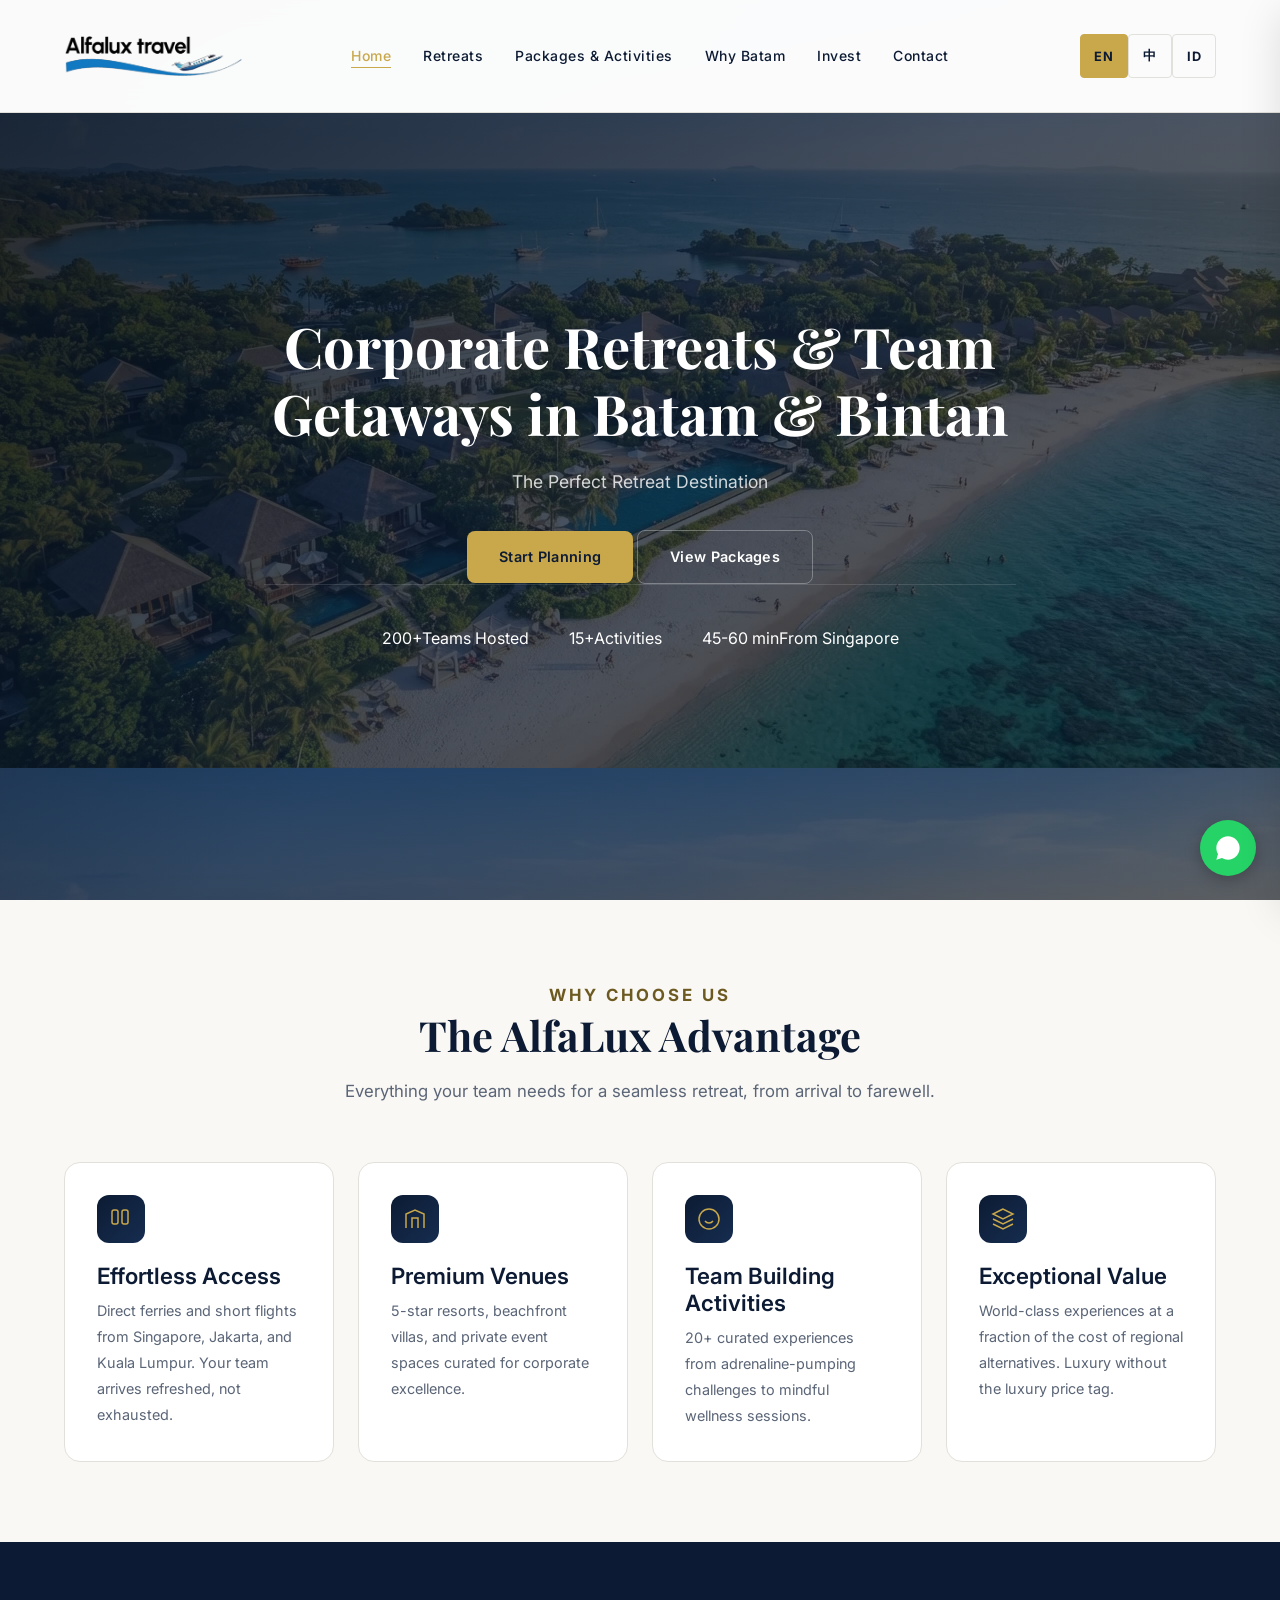
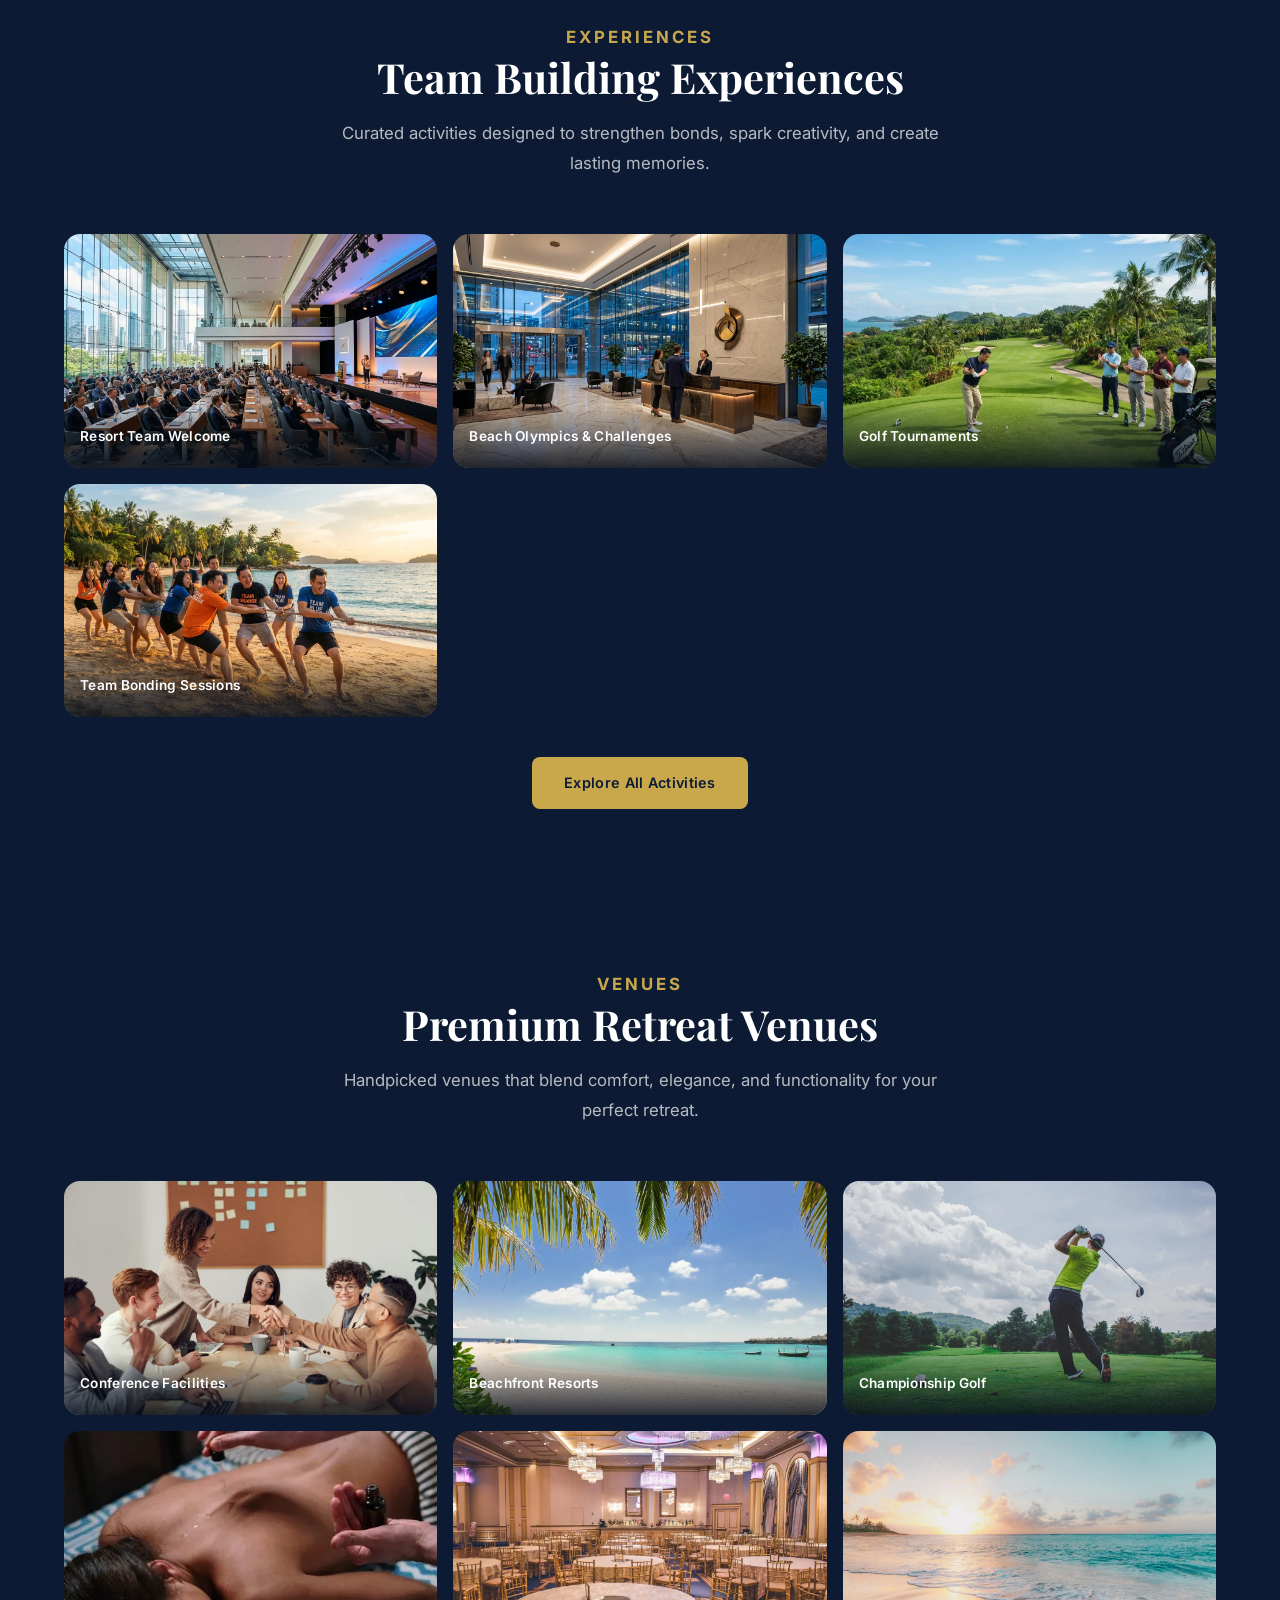
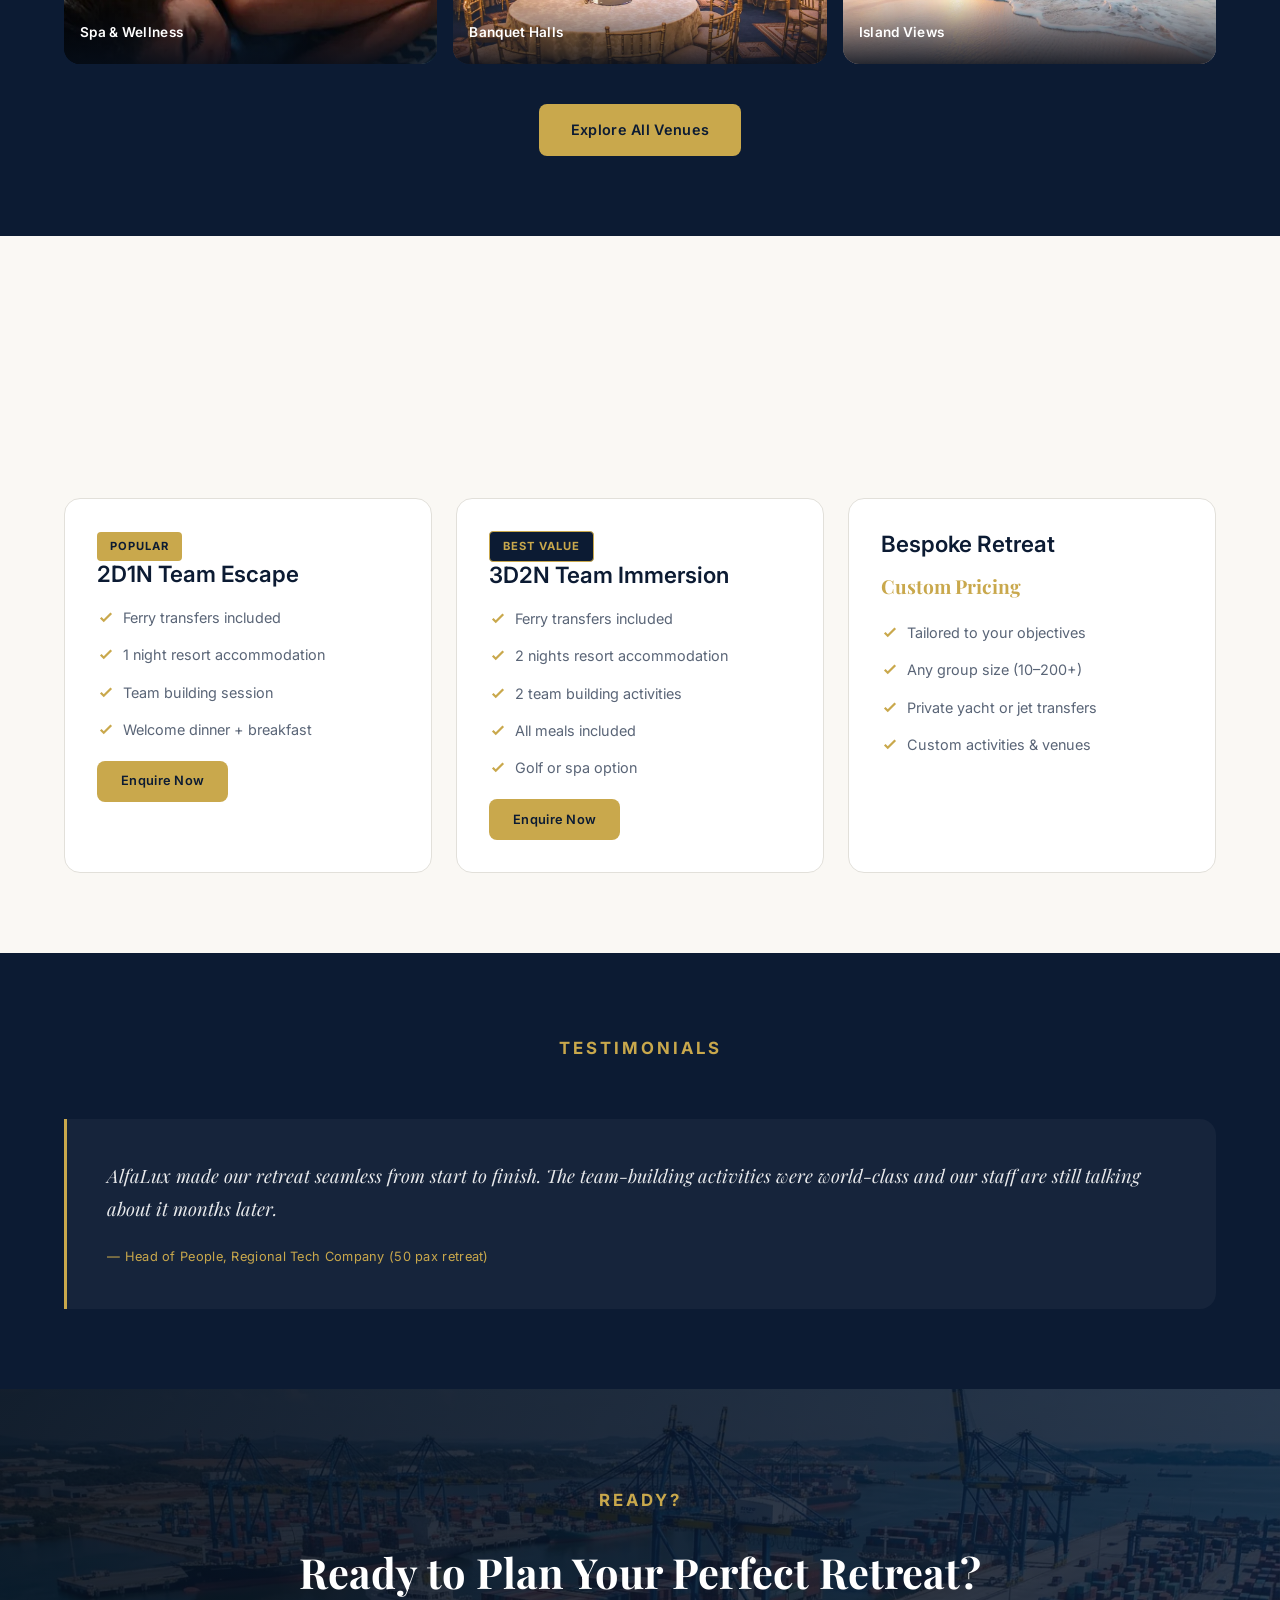
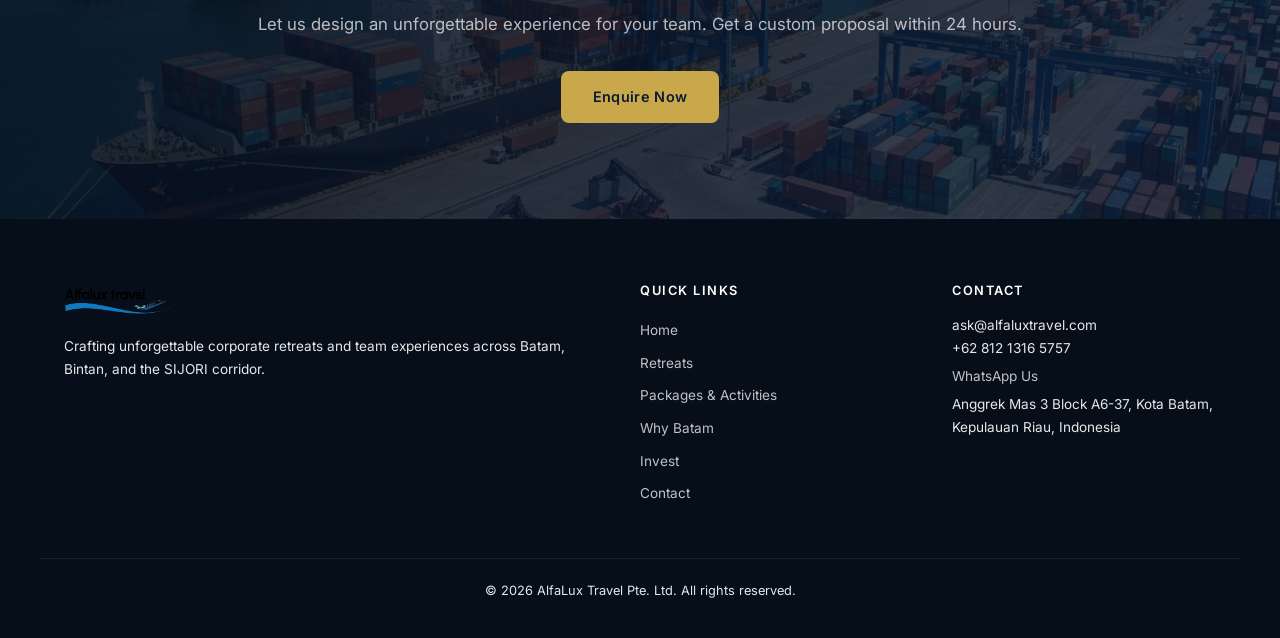
<file: index.html>
<!DOCTYPE html>
<html lang="en">
<head>
  <meta charset="UTF-8"><meta name="viewport" content="width=device-width, initial-scale=1.0">
  <title data-t="page_title">AlfaLux Travel — Corporate Retreats & Team Getaways in Batam & Bintan</title>
  <meta name="description" content="Plan unforgettable corporate retreats and team-building getaways in Batam & Bintan. Premium venues, curated activities, and seamless logistics for teams of 10–200+.">
  <meta property="og:title" content="AlfaLux Travel — Corporate Retreats & Team Getaways">
  <link rel="icon" type="image/png" href="assets/alfalux-logo.png">
  <link rel="preconnect" href="https://fonts.googleapis.com"><link rel="preconnect" href="https://fonts.gstatic.com" crossorigin>
  <link href="https://fonts.googleapis.com/css2?family=Playfair+Display:wght@400;600;700&family=Inter:wght@400;500;600;700&display=swap" rel="stylesheet">
  <link rel="preload" href="assets/hero.webp" as="image" type="image/webp">
<link rel="stylesheet" href="css/styles.css">
<noscript><style>.animate-in{opacity:1!important;transform:none!important;}</style></noscript>
</head>
<body>
  <header class="exec-header"><div class="header-inner">
    <a href="index.html" class="logo"><img src="assets/logo_alfalux_black.png" alt="AlfaLux Travel" width="200" height="56"></a>
    <nav><ul class="nav-links">
      <li><a href="index.html" class="active" data-t="nav_home">Home</a></li>
      <li><a href="corporate-retreats.html" data-t="nav_retreats">Retreats</a></li>
      <li><a href="tours-and-packages.html" data-t="nav_packages">Packages</a></li>
      <li><a href="why-invest-sijori.html" data-t="nav_why_batam">Why Batam</a></li>
      <li><a href="invest-batam.html" data-t="nav_invest">Invest in Batam</a></li>
      <li><a href="contact.html" data-t="nav_contact">Contact</a></li>
    </ul></nav>
    <button class="nav-toggle" aria-label="Toggle menu"><span></span><span></span><span></span></button>
    <div class="lang-switcher"><button class="lang-btn" data-lang="en">EN</button><button class="lang-btn" data-lang="zh">中</button><button class="lang-btn" data-lang="id">ID</button></div>
  </div></header>
  <div class="mobile-overlay"></div>
  <div class="mobile-menu">
    <a href="index.html" data-t="nav_home">Home</a><a href="corporate-retreats.html" data-t="mobile_corporate">Corporate Retreats</a>
    <a href="tours-and-packages.html" data-t="mobile_packages">Packages & Activities</a><a href="why-invest-sijori.html" data-t="nav_why_batam">Why Batam</a>
    <a href="invest-batam.html" data-t="nav_invest">Invest in Batam</a><a href="contact.html" data-t="nav_contact">Contact</a>
  </div>

  <main>
  <!-- HERO -->
  <section class="hero" style="background-image: image-set(url('assets/hero.webp') type('image/webp'), url('assets/hero.jpg') type('image/jpeg'));">
    <div class="hero-overlay"></div>
    <div class="container hero-content animate-in">
      <h1 data-t="hero_title">Corporate Retreats & Team Getaways in Batam & Bintan</h1>
      <p data-t="hero_subtitle">Curated experiences for teams of 10–200+. Premium venues, seamless logistics, unforgettable memories.</p>
      <div class="hero-buttons">
        <a href="contact.html" class="btn btn-gold" data-t="hero_cta">Start Planning</a>
        <a href="tours-and-packages.html" class="btn btn-outline" data-t="hero_cta2">Explore Packages</a>
      </div>
      <div class="hero-stats">
        <div class="hero-stat"><span class="hero-stat-num" data-t="stat1_num">200+</span><span class="hero-stat-label" data-t="stat1_label">Teams Hosted</span></div>
        <div class="hero-stat"><span class="hero-stat-num" data-t="stat2_num">15+</span><span class="hero-stat-label" data-t="stat2_label">Activities</span></div>
        <div class="hero-stat"><span class="hero-stat-num" data-t="stat3_num">45-60 min</span><span class="hero-stat-label" data-t="stat3_label">From Singapore</span></div>
      </div>
    </div>
  </section>

  <!-- WHY BATAM -->
  <section class="section">
    <div class="container">
      <div class="section-header animate-in">
        <p class="section-label" data-t="why_label">Why Batam</p>
        <h2 data-t="why_title">The Perfect Retreat Destination</h2>
        <p data-t="why_desc">Just 45 minutes from Singapore, Batam offers the ideal blend of accessibility, adventure, and value for corporate retreats.</p>
      </div>
      <div class="showcase-grid">
        <div class="showcase-card animate-in">
          <div class="showcase-icon"><svg viewBox="0 0 24 24"><path d="M5 17h2a2 2 0 002-2V5a2 2 0 00-2-2H5a2 2 0 00-2 2v10a2 2 0 002 2zm14-2V5a2 2 0 00-2-2h-2a2 2 0 00-2 2v10a2 2 0 002 2h2a2 2 0 002-2z"/></svg></div>
          <h3 data-t="card1_title">Effortless Access</h3>
          <p data-t="card1_desc">45-minute ferry from Singapore HarbourFront. No flights, no visas for most nationalities. Your team steps off the ferry and into retreat mode.</p>
        </div>
        <div class="showcase-card animate-in">
          <div class="showcase-icon"><svg viewBox="0 0 24 24"><path d="M3 21V7l9-4 9 4v14"/><path d="M9 21V11h6v10"/></svg></div>
          <h3 data-t="card2_title">Premium Venues</h3>
          <p data-t="card2_desc">5-star resorts with conference facilities, beachfront villas, golf courses, and spas — all at a fraction of Singapore prices.</p>
        </div>
        <div class="showcase-card animate-in">
          <div class="showcase-icon"><svg viewBox="0 0 24 24"><circle cx="12" cy="12" r="10"/><path d="M8 14s1.5 2 4 2 4-2 4-2"/><line x1="9" y1="9" x2="9.01" y2="9"/><line x1="15" y1="9" x2="15.01" y2="9"/></svg></div>
          <h3 data-t="card3_title">Team Building Activities</h3>
          <p data-t="card3_desc">Island hopping, go-kart racing, cooking classes, escape rooms — activities designed to strengthen bonds and boost morale.</p>
        </div>
        <div class="showcase-card animate-in">
          <div class="showcase-icon"><svg viewBox="0 0 24 24"><path d="M12 2L2 7l10 5 10-5-10-5z"/><path d="M2 17l10 5 10-5"/><path d="M2 12l10 5 10-5"/></svg></div>
          <h3 data-t="card4_title">Exceptional Value</h3>
          <p data-t="card4_desc">Premium experiences at 40–60% less than comparable Singapore venues. Your budget goes further without compromising quality.</p>
        </div>
      </div>
    </div>
  </section>

  <!-- TEAM ACTIVITIES -->
  <section class="section section-dark">
    <div class="container">
      <div class="section-header animate-in">
        <p class="section-label" data-t="activities_label">Activities</p>
        <h2 data-t="activities_title">Team Building Experiences</h2>
        <p data-t="activities_desc">Hand-picked experiences that bring teams together — from adrenaline-pumping adventures to collaborative challenges.</p>
      </div>
      <div class="gallery-grid">
        <div class="gallery-item animate-in"><picture><source srcset="assets/image-01.webp" type="image/webp"><img src="assets/image-01.jpg" alt="Resort team welcome" loading="lazy"></picture><div class="gallery-label" data-t="gallery1_label">Resort Team Welcome</div></div>
        <div class="gallery-item animate-in"><picture><source srcset="assets/image-02.webp" type="image/webp"><img src="assets/image-02.jpg" alt="Beach team building" loading="lazy"></picture><div class="gallery-label" data-t="gallery2_label">Beach Olympics &amp; Challenges</div></div>
        <div class="gallery-item animate-in"><picture><source srcset="assets/golf-tournament.webp" type="image/webp"><img src="assets/golf-tournament.jpg" alt="Golf tournament" loading="lazy"></picture><div class="gallery-label" data-t="gallery3_label">Golf Tournaments</div></div>
        <div class="gallery-item animate-in"><picture><source srcset="assets/team-beach-games.webp" type="image/webp"><img src="assets/team-beach-games.jpg" alt="Team activities" loading="lazy"></picture><div class="gallery-label" data-t="gallery4_label">Team Bonding Sessions</div></div>
      </div>
      <div style="text-align:center; margin-top:2.5rem;" class="animate-in">
        <a href="tours-and-packages.html" class="btn btn-gold" data-t="activities_cta">Explore All Activities</a>
      </div>
    </div>
  </section>

  <!-- VENUES -->
  <section class="section section-dark">
    <div class="container">
      <div class="section-header animate-in">
        <p class="section-label" data-t="venues_label">Venues</p>
        <h2 data-t="venues_title">Premium Retreat Venues</h2>
        <p data-t="venues_desc">From beachfront resorts to championship golf courses — every venue is hand-selected for comfort and team experience.</p>
      </div>
      <div class="gallery-grid">
        <div class="gallery-item animate-in"><picture><source srcset="assets/venue-conference.webp" type="image/webp"><img src="assets/venue-conference.jpg" alt="Conference room with modern AV equipment and seating for 50-200 pax" loading="lazy"></picture><div class="gallery-label" data-t="venue1_label">Conference Facilities</div></div>
        <div class="gallery-item animate-in"><picture><source srcset="assets/venue-beachfront.webp" type="image/webp"><img src="assets/venue-beachfront.jpg" alt="Luxury beachfront resort with ocean view villas and private beach" loading="lazy"></picture><div class="gallery-label" data-t="venue2_label">Beachfront Resorts</div></div>
        <div class="gallery-item animate-in"><picture><source srcset="assets/venue-golf.webp" type="image/webp"><img src="assets/venue-golf.jpg" alt="Championship 18-hole golf course with tropical fairways and ocean backdrop" loading="lazy"></picture><div class="gallery-label" data-t="venue3_label">Championship Golf</div></div>
        <div class="gallery-item animate-in"><picture><source srcset="assets/venue-spa.webp" type="image/webp"><img src="assets/venue-spa.jpg" alt="Premium spa treatment room with traditional Balinese wellness therapies" loading="lazy"></picture><div class="gallery-label" data-t="venue4_label">Spa &amp; Wellness</div></div>
        <div class="gallery-item animate-in"><picture><source srcset="assets/venue-banquet.webp" type="image/webp"><img src="assets/venue-banquet.jpg" alt="Grand banquet hall with chandeliers for corporate dinners and galas" loading="lazy"></picture><div class="gallery-label" data-t="venue5_label">Banquet Halls</div></div>
        <div class="gallery-item animate-in"><picture><source srcset="assets/venue-island.webp" type="image/webp"><img src="assets/venue-island.jpg" alt="Panoramic tropical island view with crystal clear waters and lush greenery" loading="lazy"></picture><div class="gallery-label" data-t="venue6_label">Island Views</div></div>
      </div>
      <div style="text-align:center; margin-top:2.5rem;" class="animate-in">
        <a href="contact.html" class="btn btn-gold" data-t="venues_cta">Explore Venues</a>
      </div>
    </div>
  </section>

  <!-- PACKAGES -->
  <section class="section">
    <div class="container">
      <div class="section-header animate-in">
        <p class="section-label" data-t="packages_label">Packages</p>
        <h2 data-t="packages_title">Retreat Packages</h2>
        <p data-t="packages_desc">Choose from our curated packages or let us design a bespoke experience for your team.</p>
      </div>
      <div class="showcase-grid">
        <div class="showcase-card animate-in">
          <div class="card-badge" data-t="pkg1_badge">Popular</div>
          <h3 data-t="pkg1_title">2D1N Team Escape</h3>
          <ul class="feature-list"><li data-t="pkg1_li1">Ferry transfers included</li><li data-t="pkg1_li2">1 night resort accommodation</li><li data-t="pkg1_li3">Team building session</li><li data-t="pkg1_li4">Welcome dinner + breakfast</li></ul>
          <a href="contact.html" class="btn btn-gold btn-sm" data-t="enquire">Enquire Now</a>
        </div>
        <div class="showcase-card animate-in">
          <div class="card-badge gold" data-t="pkg2_badge">Best Value</div>
          <h3 data-t="pkg2_title">3D2N Team Immersion</h3>
          <ul class="feature-list"><li data-t="pkg2_li1">Ferry transfers included</li><li data-t="pkg2_li2">2 nights resort accommodation</li><li data-t="pkg2_li3">2 team building activities</li><li data-t="pkg2_li4">All meals included</li><li data-t="pkg2_li5">Golf or spa option</li></ul>
          <a href="contact.html" class="btn btn-gold btn-sm" data-t="enquire">Enquire Now</a>
        </div>
        <div class="showcase-card animate-in">
          <h3 data-t="pkg3_title">Bespoke Retreat</h3>
          <div class="card-price" data-t="pkg3_price">Custom Pricing</div>
          <ul class="feature-list"><li data-t="pkg3_li1">Tailored to your objectives</li><li data-t="pkg3_li2">Any group size (10–200+)</li><li data-t="pkg3_li3">Private yacht or jet transfers</li><li data-t="pkg3_li4">Custom activities &amp; venues</li></ul>
          <a href="contact.html" class="btn btn-outline btn-sm" data-t="plan_retreat">Plan Your Retreat</a>
        </div>
      </div>
    </div>
  </section>

  <!-- TESTIMONIAL -->
  <section class="section section-dark">
    <div class="container">
      <div class="section-header animate-in"><p class="section-label" data-t="testimonials_label">Testimonials</p></div>
      <div class="testimonial-card animate-in">
        <blockquote data-t="testimonial_quote">"Our team came back more energised and connected than we've been in years. AlfaLux handled everything — ferry, venue, activities, even the dietary requirements. We just showed up and had an incredible time."</blockquote>
        <cite data-t="testimonial_cite">— Head of People, Regional Tech Company (50 pax retreat)</cite>
      </div>
    </div>
  </section>

  <!-- CTA -->
  <section class="cta-section" style="background-image: image-set(url('assets/batam-03.webp') type('image/webp'), url('assets/batam-03.jpg') type('image/jpeg'));">
    <div class="cta-overlay"></div>
    <div class="container cta-content animate-in">
      <p class="section-label" style="color:var(--gold);" data-t="cta_label">Ready?</p>
      <h2 data-t="cta_title">Your Team's Next Great Getaway Starts Here</h2>
      <p data-t="cta_desc">Tell us your team size, dates, and objectives — we'll handle the rest.</p>
      <a href="contact.html" class="btn btn-gold" data-t="cta_button">Start Planning</a>
    </div>
  </section>

  </main>

  <footer><div class="container footer-grid">
    <div class="footer-col"><div class="footer-logo"><img src="assets/logo_alfalux_black.png" alt="AlfaLux Travel" width="140" height="40" style="height:36px;width:auto;max-width:120px;"></div><p data-t="footer_logo_desc">Crafting unforgettable corporate retreats and team experiences across Batam, Bintan, and the SIJORI corridor.</p></div>
    <div class="footer-col"><h3 data-t="footer_quick_links">Quick Links</h3><a href="index.html" data-t="nav_home">Home</a><a href="corporate-retreats.html" data-t="nav_retreats">Corporate Retreats</a><a href="tours-and-packages.html" data-t="nav_packages">Packages &amp; Activities</a><a href="why-invest-sijori.html" data-t="nav_why_batam">Why Batam</a>
    <a href="invest-batam.html" data-t="nav_invest">Invest in Batam</a>
    <a href="contact.html" data-t="nav_contact">Contact</a></div>
    <div class="footer-col"><h3 data-t="footer_contact">Contact</h3><p>ask@alfaluxtravel.com</p><p>+62 812 1316 5757</p><a href="https://wa.me/6281213165757" data-t="footer_whatsapp">WhatsApp Us</a><p data-t="footer_locations">Anggrek Mas 3 Block A6-37, Kota Batam, Kepulauan Riau, Indonesia</p></div>
  </div><div class="container footer-bottom"><p data-t="footer_copyright">&copy; 2026 AlfaLux Travel Pte. Ltd. All rights reserved.</p></div></footer>
  <a href="https://wa.me/6281213165757" class="wa-float" aria-label="Chat on WhatsApp" data-t="cta_whatsapp_label"><svg viewBox="0 0 24 24"><path d="M17.472 14.382c-.297-.149-1.758-.867-2.03-.967-.273-.099-.471-.148-.67.15-.197.297-.767.966-.94 1.164-.173.199-.347.223-.644.075-.297-.15-1.255-.463-2.39-1.475-.883-.788-1.48-1.761-1.653-2.059-.173-.297-.018-.458.13-.606.134-.133.298-.347.446-.52.149-.174.198-.298.298-.497.099-.198.05-.371-.025-.52-.075-.149-.669-1.612-.916-2.207-.242-.579-.487-.5-.669-.51-.173-.008-.371-.01-.57-.01-.198 0-.52.074-.792.372-.272.297-1.04 1.016-1.04 2.479 0 1.462 1.065 2.875 1.213 3.074.149.198 2.096 3.2 5.077 4.487.709.306 1.262.489 1.694.625.712.227 1.36.195 1.871.118.571-.085 1.758-.719 2.006-1.413.248-.694.248-1.289.173-1.413-.074-.124-.272-.198-.57-.347z"/><path d="M12 2C6.477 2 2 6.477 2 12c0 1.89.525 3.66 1.438 5.168L2 22l4.832-1.438A9.955 9.955 0 0012 22c5.523 0 10-4.477 10-10S17.523 2 12 2z"/></svg></a>
  <script src="js/main.js?v=2"></script>
</body>
</html>
</file>
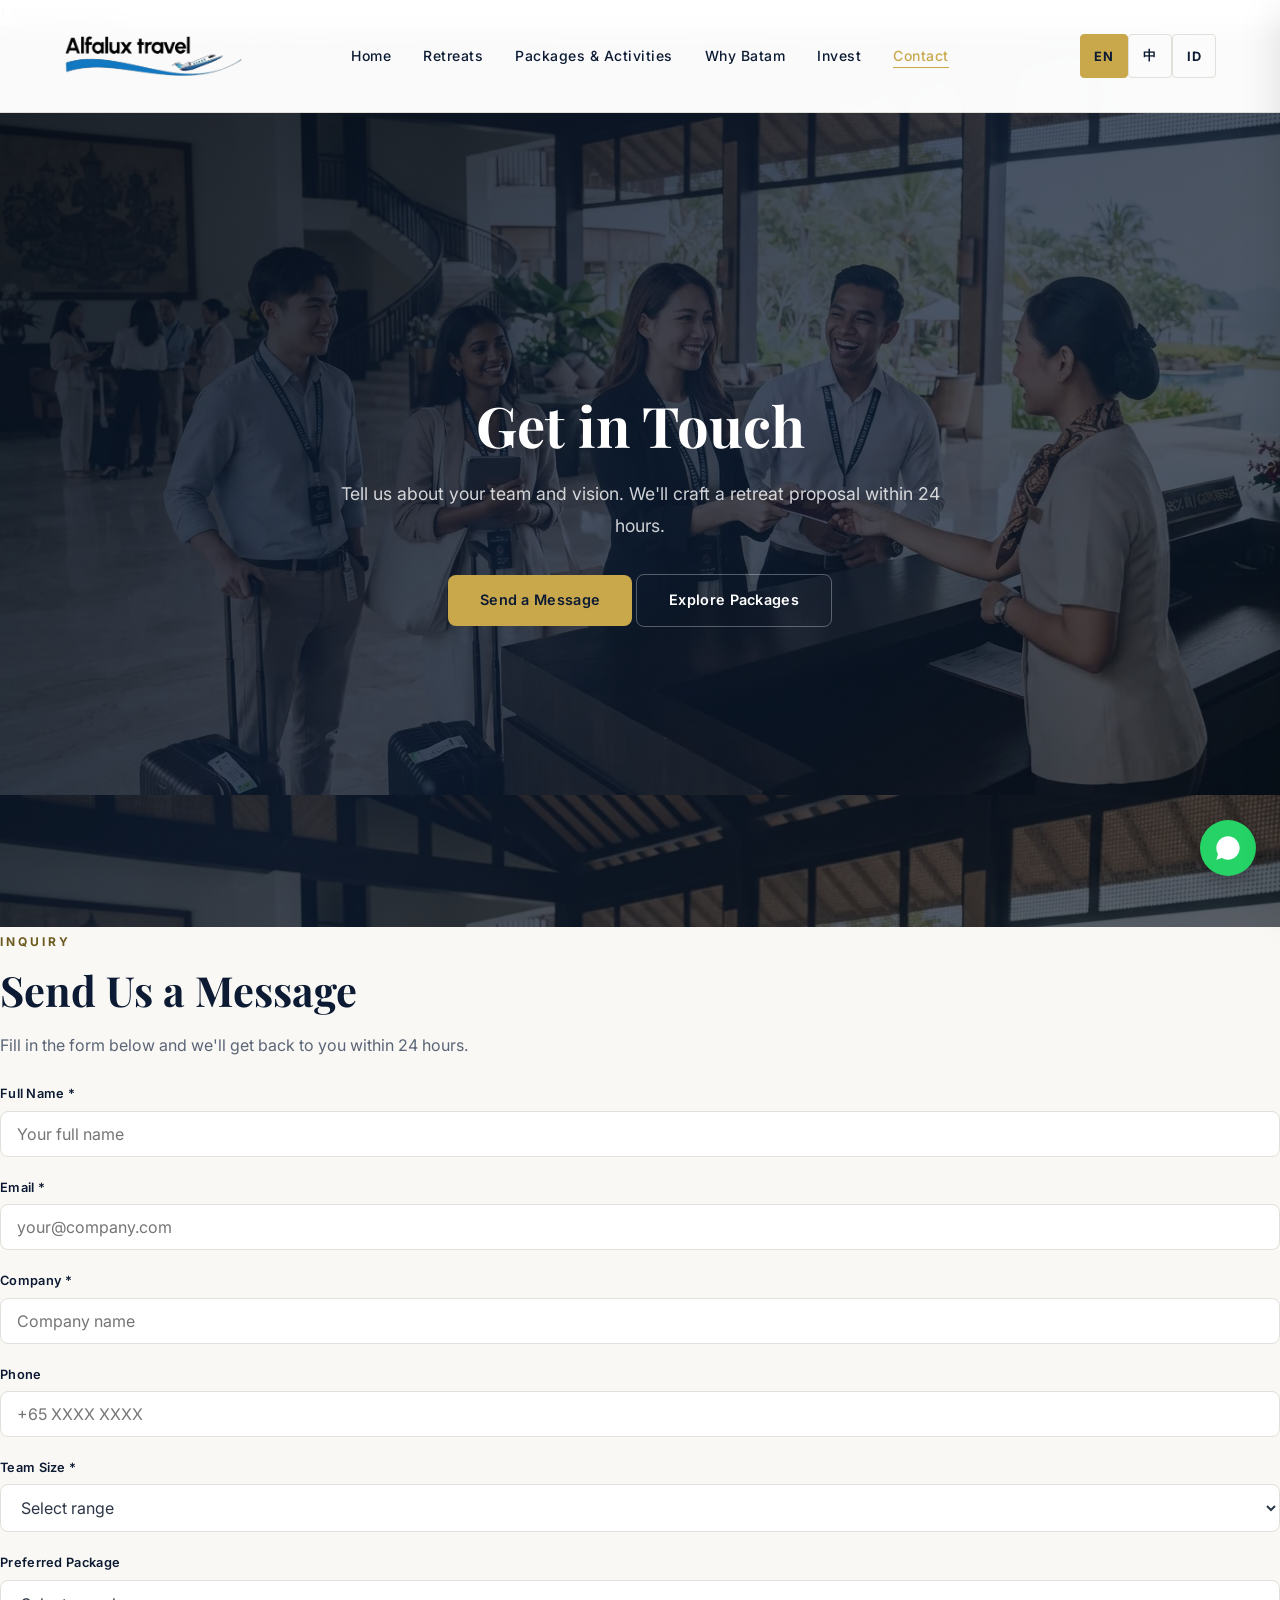
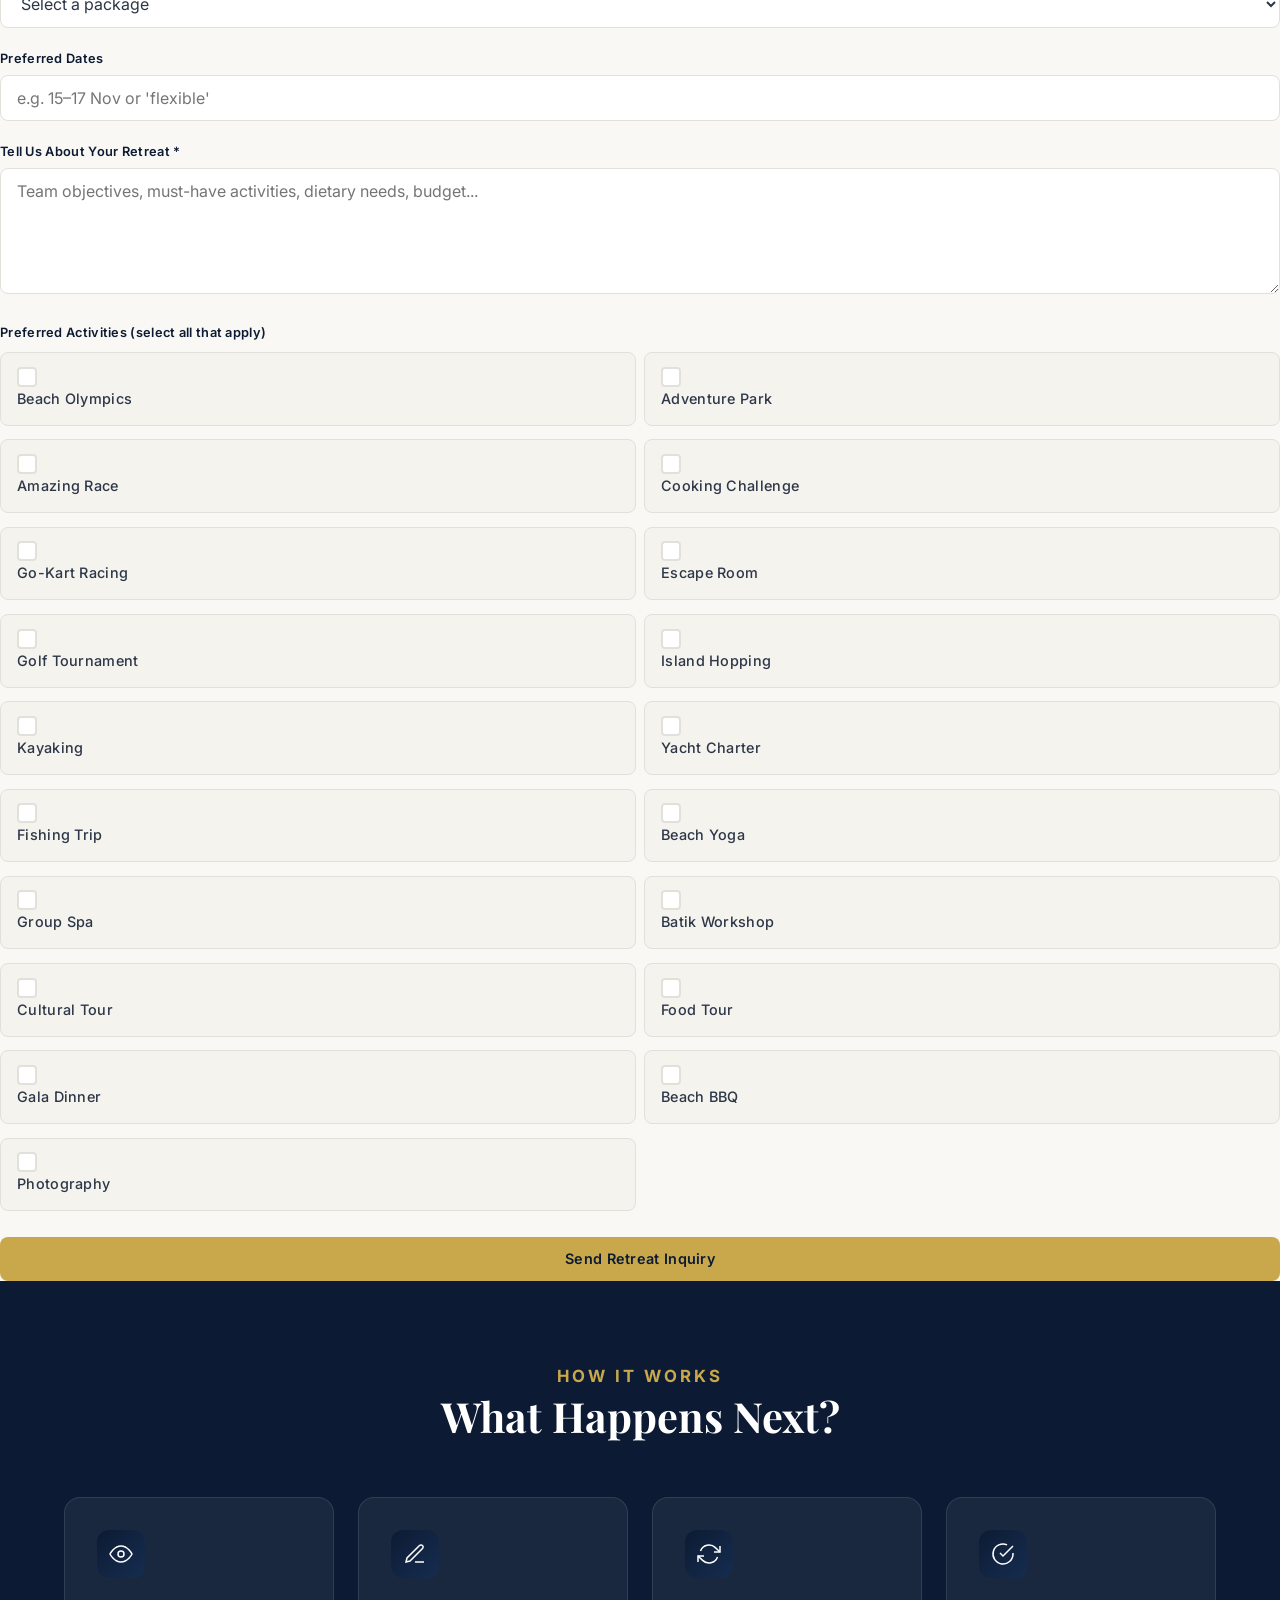
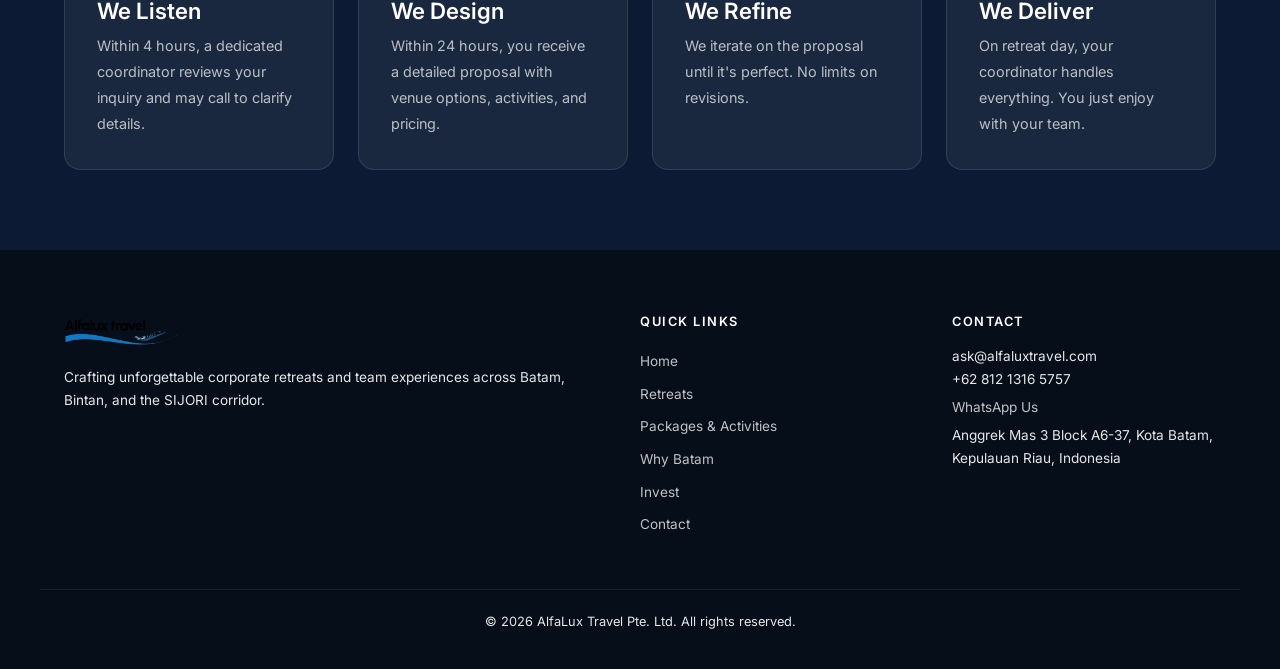
<file: contact.html>
<!DOCTYPE html>
<html lang="en">
<head>
  <meta charset="UTF-8"><meta name="viewport" content="width=device-width, initial-scale=1.0">
  <title data-t="nav_contact">Contact</title> | AlfaLux Travel</title>
  <meta name="description" data-t="" content="Get a custom corporate retreat proposal in 24 hours. Tell us your team size, dates, and objectives.">
  <link rel="icon" type="image/png" href="assets/alfalux-logo.png">
  <link rel="preconnect" href="https://fonts.googleapis.com"><link rel="preconnect" href="https://fonts.gstatic.com" crossorigin>
  <link href="https://fonts.googleapis.com/css2?family=Playfair+Display:wght@400;600;700&family=Inter:wght@400;500;600;700&display=swap" rel="stylesheet">
  <link rel="stylesheet" href="css/styles.css">
<noscript><style>.animate-in{opacity:1!important;transform:none!important;}</style></noscript>
</head>
<body>
  <header class="exec-header"><div class="header-inner">
    <a href="index.html" class="logo"><img src="assets/logo_alfalux_black.png" alt="AlfaLux Travel" width="200" height="56"></a>
    <nav><ul class="nav-links">
      <li><a href="index.html" data-t="nav_home">Home</a></li>
      <li><a href="corporate-retreats.html" data-t="nav_retreats">Retreats</a></li>
      <li><a href="tours-and-packages.html" data-t="nav_packages">Packages</a></li>
      <li><a href="why-invest-sijori.html" data-t="nav_why_batam">Why Batam</a></li>
      <li><a href="invest-batam.html" data-t="nav_invest">Invest in Batam</a></li>
      <li><a href="contact.html" class="active" data-t="nav_contact">Contact</a></li>
    </ul></nav>
    <button class="nav-toggle" aria-label="Toggle menu"><span></span><span></span><span></span></button>
    <div class="lang-switcher"><button class="lang-btn" data-lang="en">EN</button><button class="lang-btn" data-lang="zh">中</button><button class="lang-btn" data-lang="id">ID</button></div>
  </div></header>
  <div class="mobile-overlay"></div>
  <div class="mobile-menu">
    <a href="index.html" data-t="nav_home">Home</a><a href="corporate-retreats.html" data-t="mobile_corporate">Corporate Retreats</a>
    <a href="tours-and-packages.html" data-t="mobile_packages">Packages & Activities</a><a href="why-invest-sijori.html" data-t="nav_why_batam">Why Batam</a>
    <a href="invest-batam.html" data-t="nav_invest">Invest in Batam</a><a href="contact.html" data-t="nav_contact">Contact</a>
  </div>

  <main>
  <section class="hero" style="background-image: image-set(url('assets/retreat-lobby-checkin.webp') type('image/webp'), url('assets/retreat-lobby-checkin.jpg') type('image/jpeg'));">
    <div class="hero-overlay"></div>
    <div class="container hero-content animate-in">
      <h1 data-t="ct_hero_title">Get in Touch</h1>
      <p data-t="ct_hero_subtitle">Tell us about your team and vision. We'll craft a retreat proposal within 24 hours.</p>
      <div class="hero-buttons">
        <a href="contact.html" class="btn btn-gold" data-t="hero_cta">Start Planning</a>
        <a href="tours-and-packages.html" class="btn btn-outline" data-t="hero_cta2">Explore Packages</a>
      </div>
    </div>
  </section>

  <div class="contact-form-wrap animate-in">
      <p class="section-label" data-t="form_label">Inquiry</p>
      <h2 data-t="form_title">Request a Retreat Proposal</h2>
      <p data-t="form_desc">Fill in the form and we'll send you a custom proposal within 24 hours.</p>
      <form action="https://formspree.io/f/your_form_id" method="POST" style="margin-top:1.5rem;">
        <div class="form-group"><label for="full-name" data-t="field_name">Full Name *</label><input type="text" id="full-name" name="full-name" data-t="field_name_ph" placeholder="Your full name" required></div>
        <div class="form-group"><label for="email" data-t="field_email">Email *</label><input type="email" id="email" name="email" data-t="field_email_ph" placeholder="your@company.com" required></div>
        <div class="form-group"><label for="company" data-t="field_company">Company *</label><input type="text" id="company" name="company" data-t="field_company_ph" placeholder="Company name" required></div>
        <div class="form-group"><label for="phone" data-t="field_phone">Phone</label><input type="tel" id="phone" name="phone" data-t="field_phone_ph" placeholder="+65 XXXX XXXX"></div>
        <div class="form-group"><label for="team-size" data-t="field_team_size">Team Size *</label><select id="team-size" name="team-size" required><option value="" data-t="opt_select_range">Select range</option><option value="10-20" data-t="opt_10_20">10–20 people</option><option value="21-50" data-t="opt_21_50">21–50 people</option><option value="51-100" data-t="opt_51_100">51–100 people</option><option value="101-200" data-t="opt_101_200">101–200 people</option><option value="200+" data-t="opt_200_plus">200+ people</option></select></div>
        <div class="form-group"><label for="package" data-t="field_package">Preferred Package</label><select id="package" name="package"><option value="" data-t="opt_select_pkg">Select a package</option><option value="2d1n" data-t="opt_2d1n">2D1N Team Escape</option><option value="3d2n" data-t="opt_3d2n">3D2N Team Immersion</option><option value="4d3n" data-t="opt_4d3n">4D3N Ultimate Retreat</option><option value="bespoke" data-t="opt_bespoke">Bespoke — Custom brief</option></select></div>
        <div class="form-group"><label for="preferred-dates" data-t="field_dates">Preferred Dates</label><input type="text" id="preferred-dates" name="preferred-dates" data-t="field_dates_ph" placeholder="e.g. 15–17 Nov or 'flexible'"></div>
        <div class="form-group"><label for="message" data-t="field_message">Tell Us About Your Retreat *</label><textarea id="message" name="message" rows="5" data-t="field_message_ph" placeholder="Team objectives, must-have activities, dietary needs, budget..." required></textarea></div>
        <div class="form-group">
          <label data-t="field_activities">Preferred Activities (select all that apply)</label>
          <div style="display:grid; grid-template-columns:1fr 1fr; gap:.5rem; margin-top:.5rem;">
            <label class="activity-option light"><input type="checkbox" name="activities" value="beach-olympics"> <span class="activity-check"></span><span class="activity-name" data-t="act_beach_olympics">Beach Olympics</span></label>
            <label class="activity-option light"><input type="checkbox" name="activities" value="adventure-park"> <span class="activity-check"></span><span class="activity-name" data-t="act_adventure_park">Adventure Park</span></label>
            <label class="activity-option light"><input type="checkbox" name="activities" value="amazing-race"> <span class="activity-check"></span><span class="activity-name" data-t="act_amazing_race">Amazing Race</span></label>
            <label class="activity-option light"><input type="checkbox" name="activities" value="cooking"> <span class="activity-check"></span><span class="activity-name" data-t="act_cooking">Cooking Challenge</span></label>
            <label class="activity-option light"><input type="checkbox" name="activities" value="go-kart"> <span class="activity-check"></span><span class="activity-name" data-t="act_go_kart">Go-Kart Racing</span></label>
            <label class="activity-option light"><input type="checkbox" name="activities" value="escape-room"> <span class="activity-check"></span><span class="activity-name" data-t="act_escape_room">Escape Room</span></label>
            <label class="activity-option light"><input type="checkbox" name="activities" value="golf"> <span class="activity-check"></span><span class="activity-name" data-t="act_golf">Golf Tournament</span></label>
            <label class="activity-option light"><input type="checkbox" name="activities" value="island-hopping"> <span class="activity-check"></span><span class="activity-name" data-t="act_island_hopping">Island Hopping</span></label>
            <label class="activity-option light"><input type="checkbox" name="activities" value="kayak"> <span class="activity-check"></span><span class="activity-name" data-t="act_kayak">Kayaking</span></label>
            <label class="activity-option light"><input type="checkbox" name="activities" value="yacht"> <span class="activity-check"></span><span class="activity-name" data-t="act_yacht">Yacht Charter</span></label>
            <label class="activity-option light"><input type="checkbox" name="activities" value="fishing"> <span class="activity-check"></span><span class="activity-name" data-t="act_fishing">Fishing Trip</span></label>
            <label class="activity-option light"><input type="checkbox" name="activities" value="yoga"> <span class="activity-check"></span><span class="activity-name" data-t="act_yoga">Beach Yoga</span></label>
            <label class="activity-option light"><input type="checkbox" name="activities" value="spa"> <span class="activity-check"></span><span class="activity-name" data-t="act_spa">Group Spa</span></label>
            <label class="activity-option light"><input type="checkbox" name="activities" value="batik"> <span class="activity-check"></span><span class="activity-name" data-t="act_batik">Batik Workshop</span></label>
            <label class="activity-option light"><input type="checkbox" name="activities" value="cultural-tour"> <span class="activity-check"></span><span class="activity-name" data-t="act_cultural">Cultural Tour</span></label>
            <label class="activity-option light"><input type="checkbox" name="activities" value="food-tour"> <span class="activity-check"></span><span class="activity-name" data-t="act_food">Food Tour</span></label>
            <label class="activity-option light"><input type="checkbox" name="activities" value="gala-dinner"> <span class="activity-check"></span><span class="activity-name" data-t="act_gala">Gala Dinner</span></label>
            <label class="activity-option light"><input type="checkbox" name="activities" value="beach-bbq"> <span class="activity-check"></span><span class="activity-name" data-t="act_bbq">Beach BBQ</span></label>
            <label class="activity-option light"><input type="checkbox" name="activities" value="photography"> <span class="activity-check"></span><span class="activity-name" data-t="act_photo">Photography</span></label>
          </div>
        </div>
        <button type="submit" class="btn btn-gold" style="width:100%;" data-t="submit">Send Retreat Inquiry</button>
      </form>
    </div>
  </div>

  <section class="section section-dark"><div class="container">
    <div class="section-header animate-in"><p class="section-label" data-t="process_label">Process</p><h2 data-t="process_title">What Happens Next?</h2></div>
    <div class="showcase-grid">
      <div class="showcase-card animate-in"><div class="showcase-icon"><svg viewBox="0 0 24 24"><path d="M1 12s4-8 11-8 11 8 11 8-4 8-11 8-11-8-11-8z" stroke="currentColor" fill="none" stroke-width="1.5"/><circle cx="12" cy="12" r="3" stroke="currentColor" fill="none" stroke-width="1.5"/></svg></div><h3 data-t="process1_title">We Listen</h3><p data-t="process1_desc">Within 4 hours, a dedicated coordinator reviews your inquiry and may call to clarify details.</p></div>
      <div class="showcase-card animate-in"><div class="showcase-icon"><svg viewBox="0 0 24 24"><path d="M12 20h9" stroke="currentColor" fill="none" stroke-width="1.5"/><path d="M16.5 3.5a2.121 2.121 0 013 3L7 19l-4 1 1-4L16.5 3.5z" stroke="currentColor" fill="none" stroke-width="1.5"/></svg></div><h3 data-t="process2_title">We Design</h3><p data-t="process2_desc">Within 24 hours, you receive a detailed proposal with venue options, activities, and pricing.</p></div>
      <div class="showcase-card animate-in"><div class="showcase-icon"><svg viewBox="0 0 24 24"><polyline points="23 4 23 10 17 10" stroke="currentColor" fill="none" stroke-width="1.5"/><polyline points="1 20 1 14 7 14" stroke="currentColor" fill="none" stroke-width="1.5"/><path d="M3.51 9a9 9 0 0114.85-3.36L23 10M1 14l4.64 4.36A9 9 0 0020.49 15" stroke="currentColor" fill="none" stroke-width="1.5"/></svg></div><h3 data-t="process3_title">We Refine</h3><p data-t="process3_desc">We iterate on the proposal until it's perfect. No limits on revisions.</p></div>
      <div class="showcase-card animate-in"><div class="showcase-icon"><svg viewBox="0 0 24 24"><path d="M22 11.08V12a10 10 0 11-5.93-9.14" stroke="currentColor" fill="none" stroke-width="1.5"/><polyline points="22 4 12 14.01 9 11.01" stroke="currentColor" fill="none" stroke-width="1.5"/></svg></div><h3 data-t="process4_title">We Deliver</h3><p data-t="process4_desc">On retreat day, your coordinator handles everything. You just enjoy with your team.</p></div>
    </div>
  </div>
  </section>

  </main>

  <footer><div class="container footer-grid">
    <div class="footer-col"><div class="footer-logo"><img src="assets/logo_alfalux_black.png" alt="AlfaLux Travel" width="140" height="40" style="height:36px;width:auto;max-width:120px;"></div><p data-t="footer_logo_desc">Crafting unforgettable corporate retreats and team experiences across Batam, Bintan, and the SIJORI corridor.</p></div>
    <div class="footer-col"><h3 data-t="footer_quick_links">Quick Links</h3><a href="index.html" data-t="nav_home">Home</a><a href="corporate-retreats.html" data-t="nav_retreats">Corporate Retreats</a><a href="tours-and-packages.html" data-t="mobile_packages">Packages &amp; Activities</a><a href="why-invest-sijori.html" data-t="nav_why_batam">Why Batam</a>
    <a href="invest-batam.html" data-t="nav_invest">Invest in Batam</a>
    <a href="contact.html" data-t="nav_contact">Contact</a></div>
    <div class="footer-col"><h3 data-t="footer_contact">Contact</h3><p>ask@alfaluxtravel.com</p><p>+62 812 1316 5757</p><a rel="noopener noreferrer" href="https://wa.me/6281213165757" data-t="footer_whatsapp">WhatsApp Us</a><p data-t="footer_locations">Anggrek Mas 3 Block A6-37, Kota Batam, Kepulauan Riau, Indonesia</p></div>
  </div><div class="container footer-bottom"><p data-t="footer_copyright">&copy; 2026 AlfaLux Travel Pte. Ltd. All rights reserved.</p></div></footer>
  <a href="https://wa.me/6281213165757" class="wa-float" aria-label="Chat on WhatsApp"><svg viewBox="0 0 24 24"><path d="M17.472 14.382c-.297-.149-1.758-.867-2.03-.967-.273-.099-.471-.148-.67.15-.197.297-.767.966-.94 1.164-.173.199-.347.223-.644.075-.297-.15-1.255-.463-2.39-1.475-.883-.788-1.48-1.761-1.653-2.059-.173-.297-.018-.458.13-.606.134-.133.298-.347.446-.52.149-.174.198-.298.298-.497.099-.198.05-.371-.025-.52-.075-.149-.669-1.612-.916-2.207-.242-.579-.487-.5-.669-.51-.173-.008-.371-.01-.57-.01-.198 0-.52.074-.792.372-.272.297-1.04 1.016-1.04 2.479 0 1.462 1.065 2.875 1.213 3.074.149.198 2.096 3.2 5.077 4.487.709.306 1.262.489 1.694.625.712.227 1.36.195 1.871.118.571-.085 1.758-.719 2.006-1.413.248-.694.248-1.289.173-1.413-.074-.124-.272-.198-.57-.347z"/><path d="M12 2C6.477 2 2 6.477 2 12c0 1.89.525 3.66 1.438 5.168L2 22l4.832-1.438A9.955 9.955 0 0012 22c5.523 0 10-4.477 10-10S17.523 2 12 2z"/></svg></a>
  <script src="js/main.js?v=2"></script>
</body>
</html>
</file>
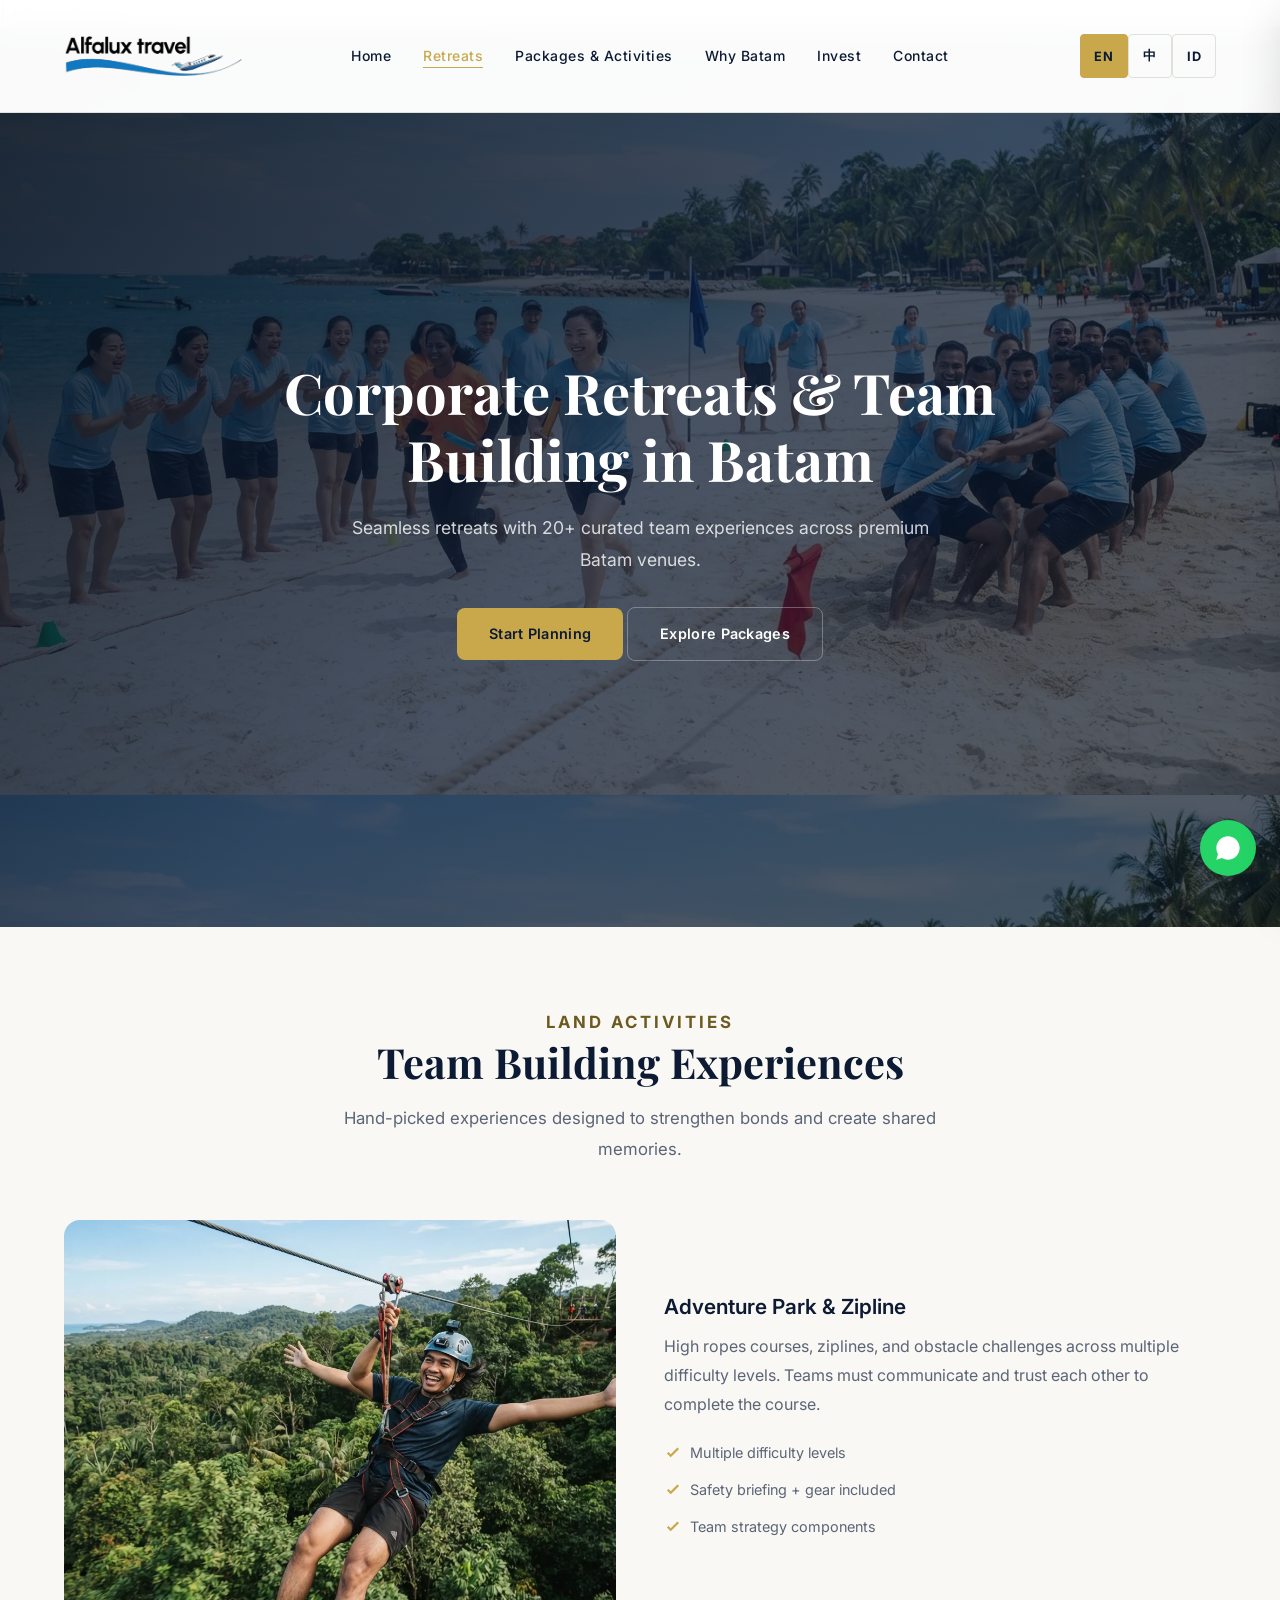
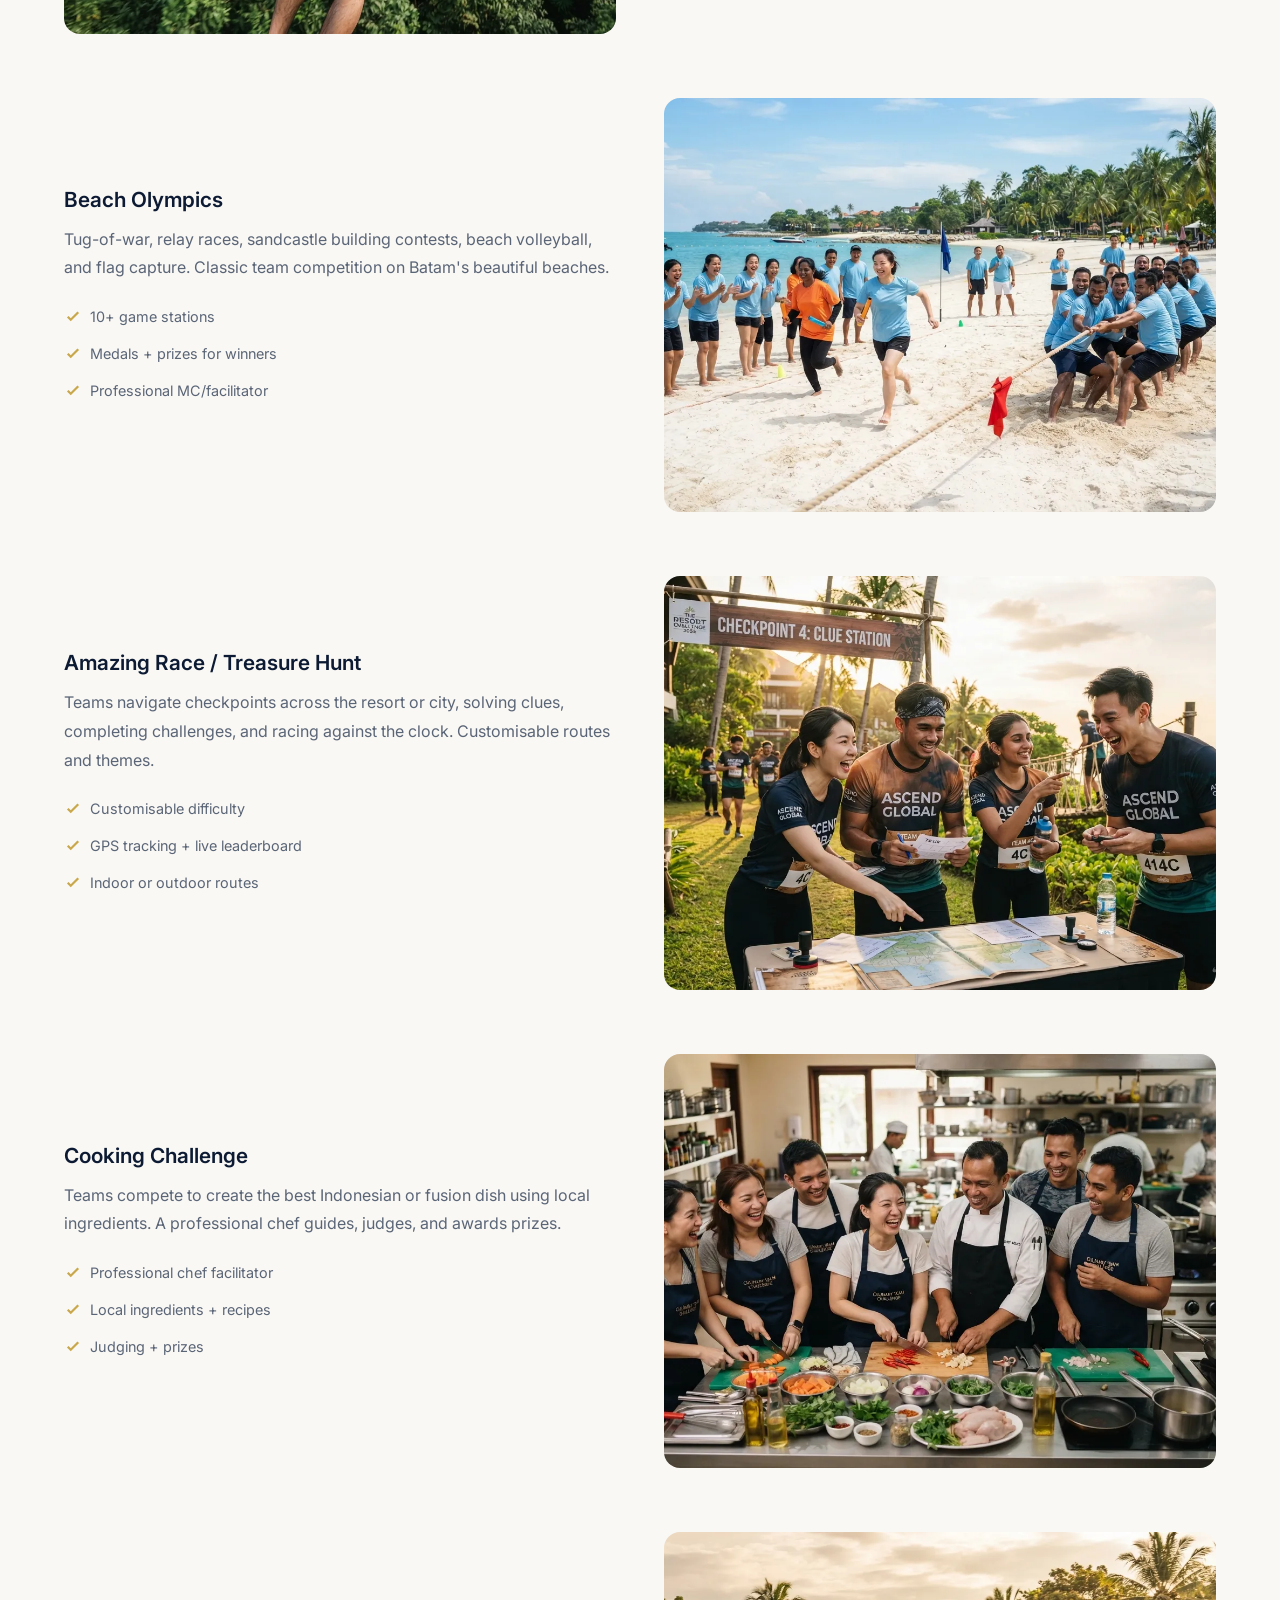
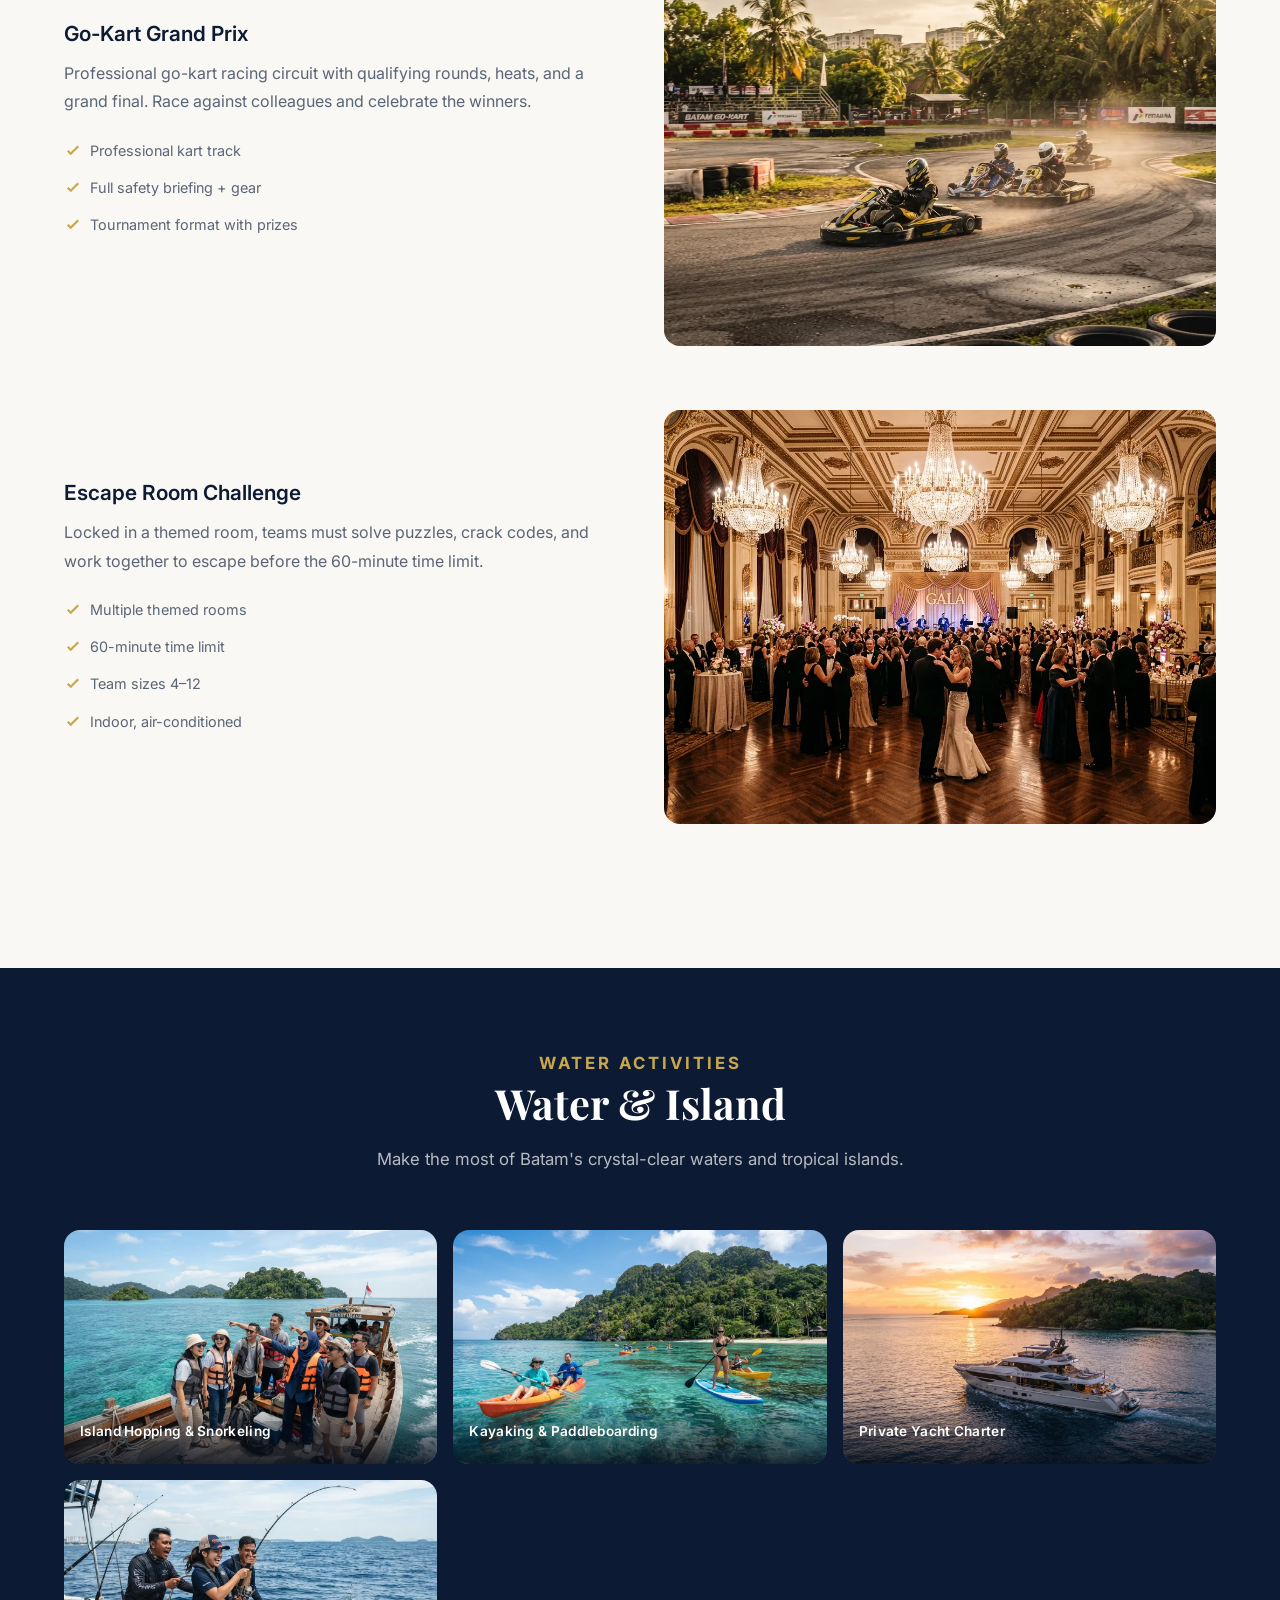
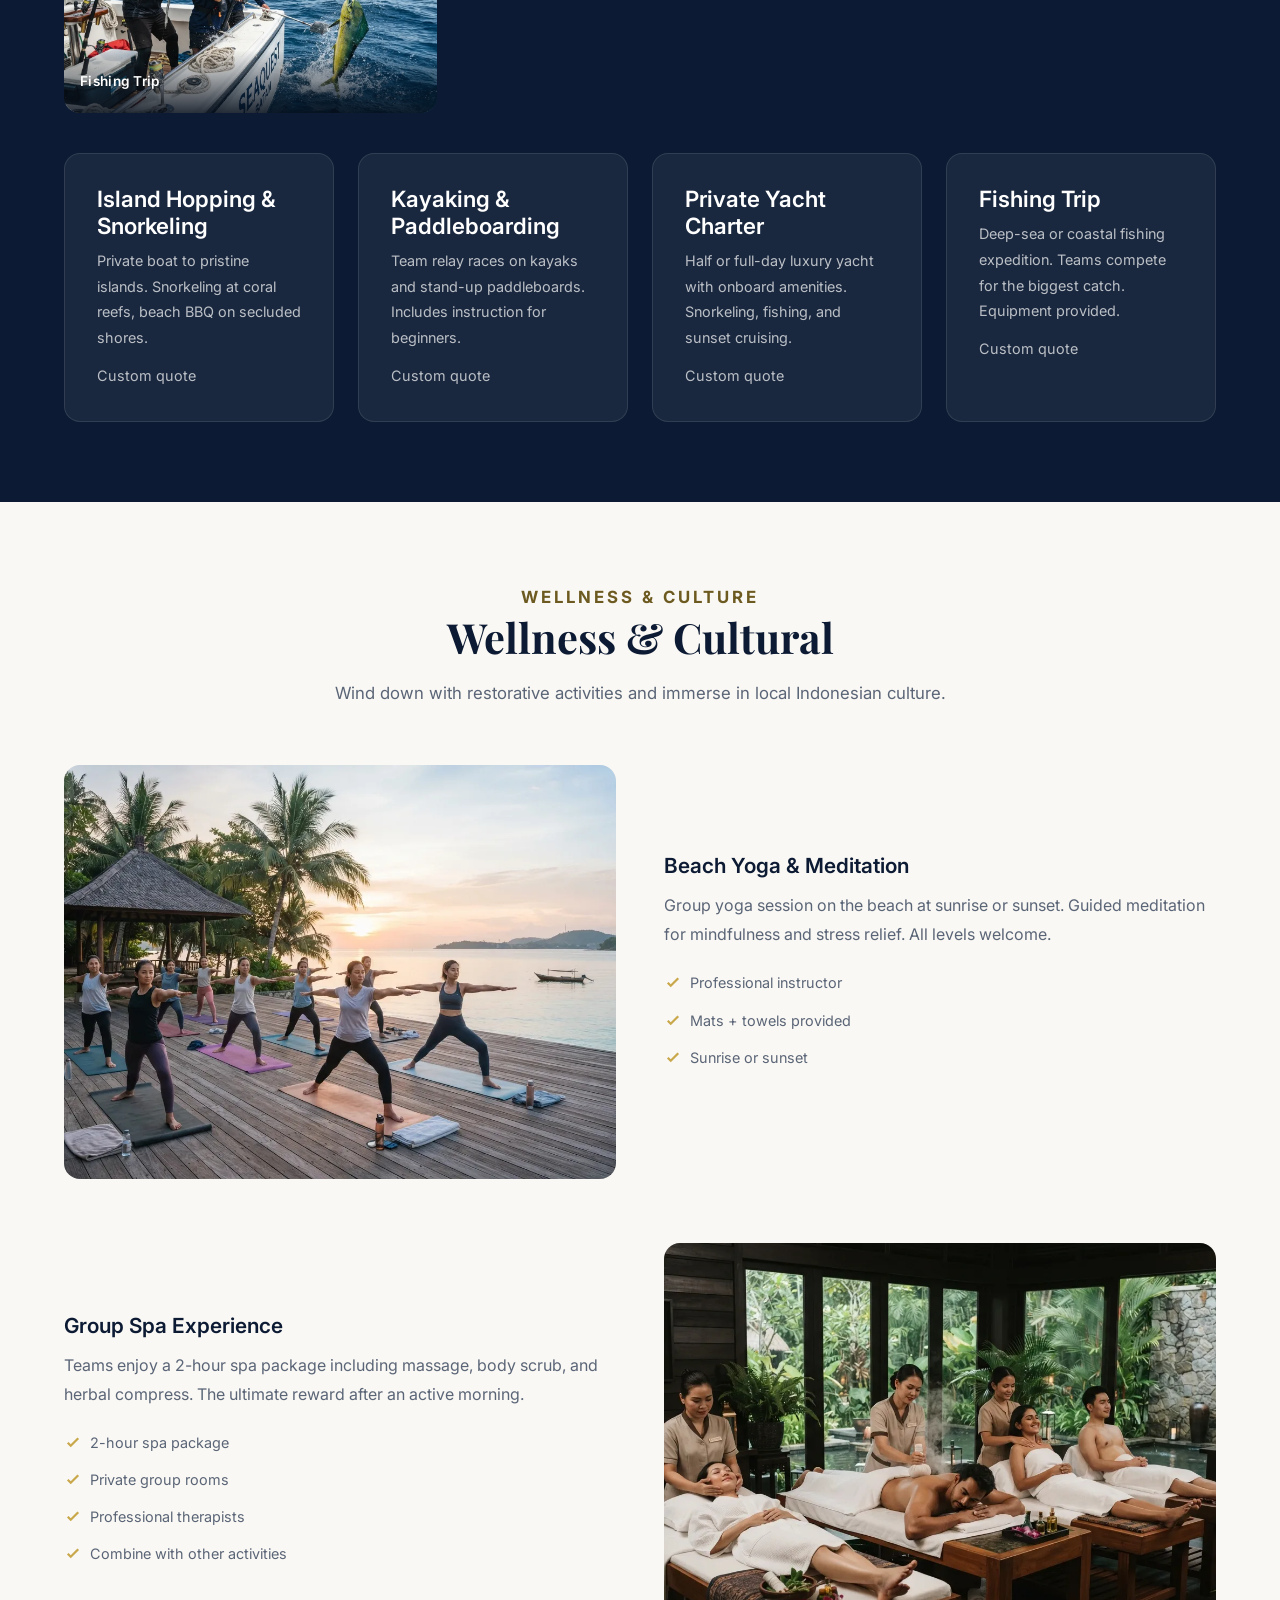
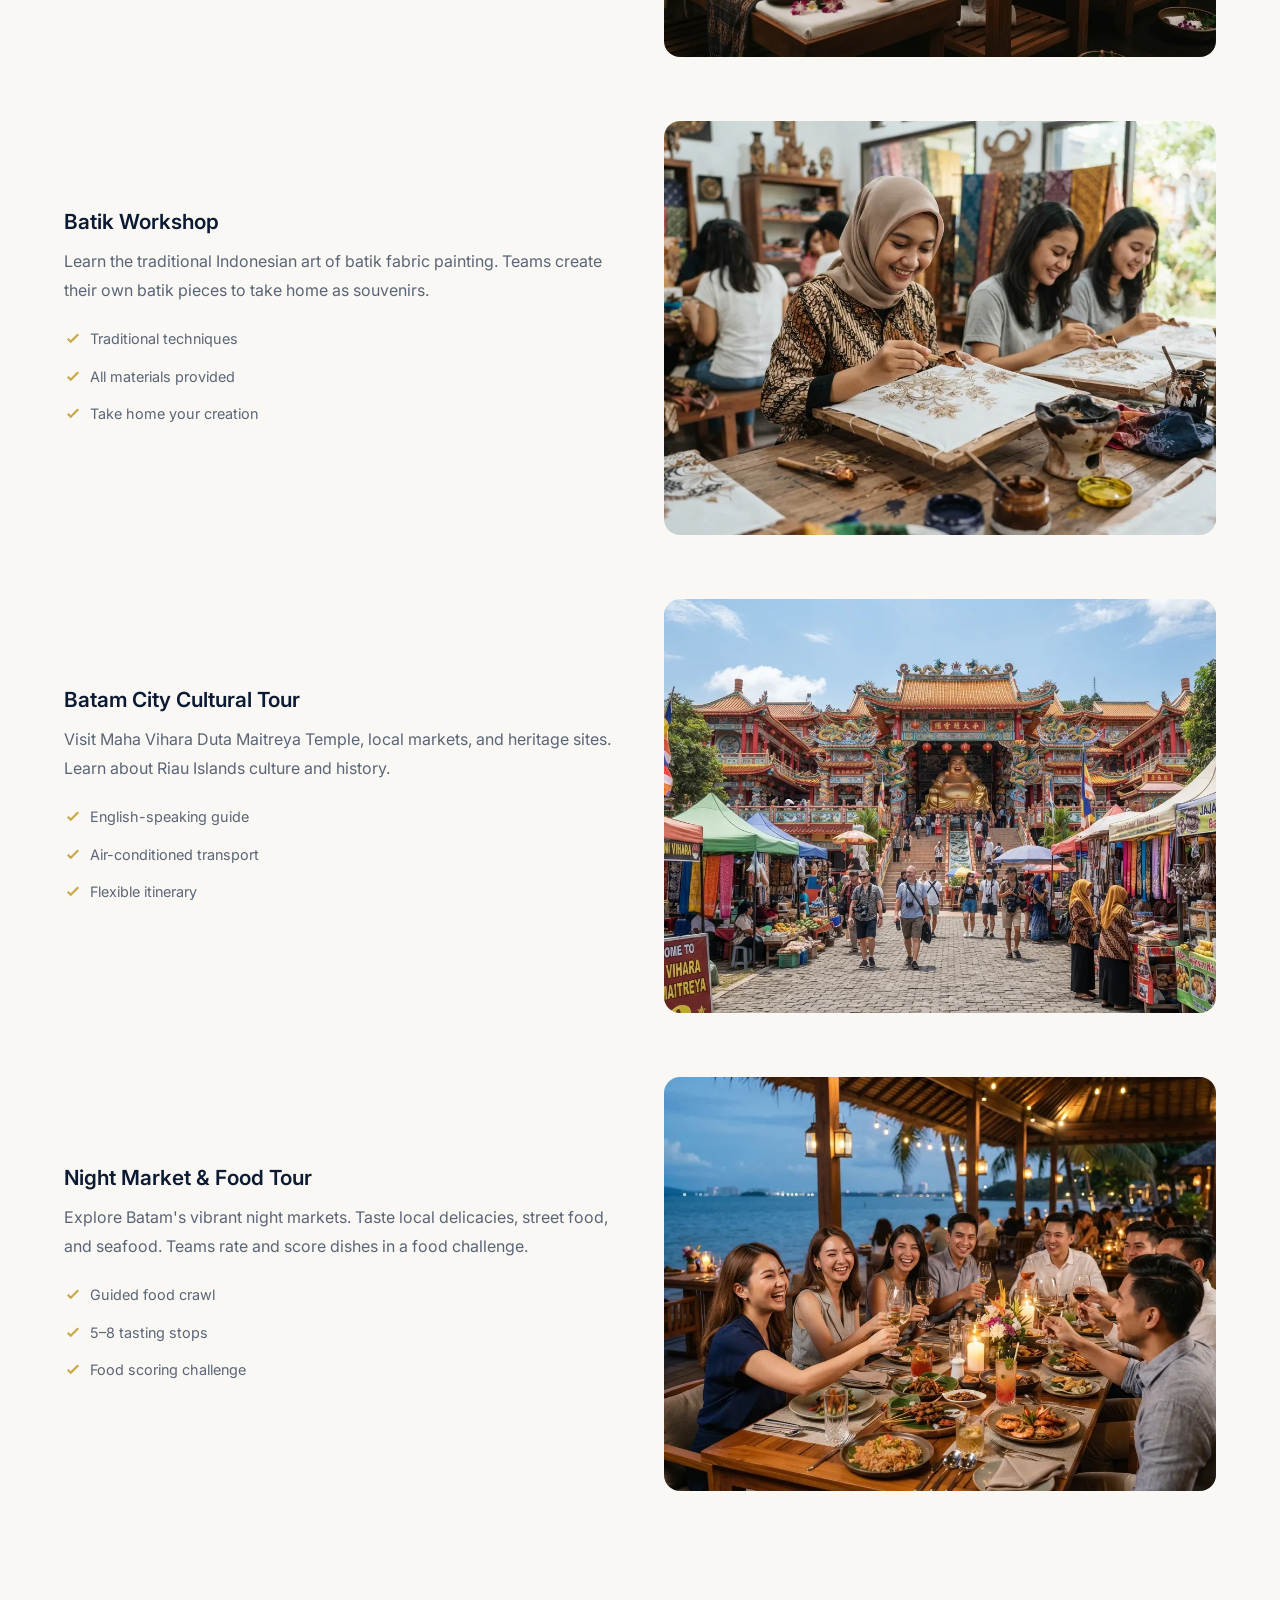
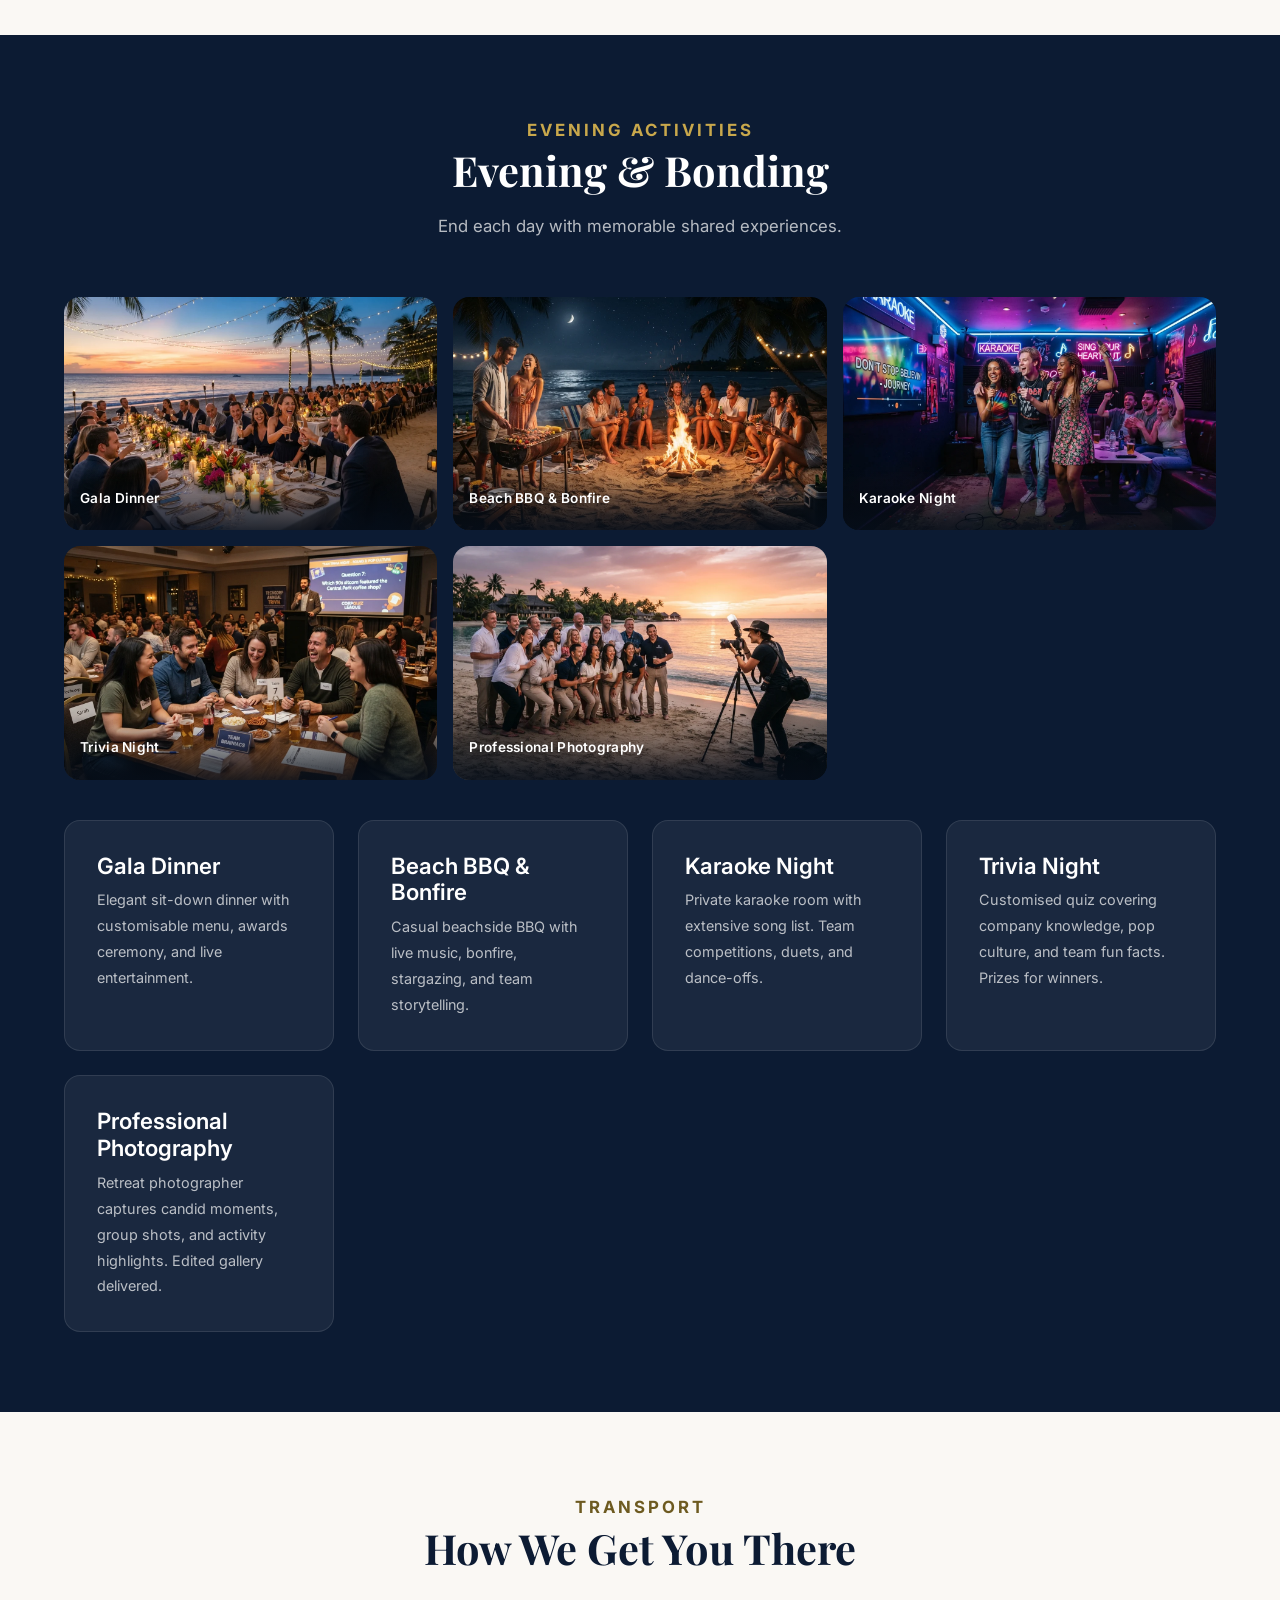
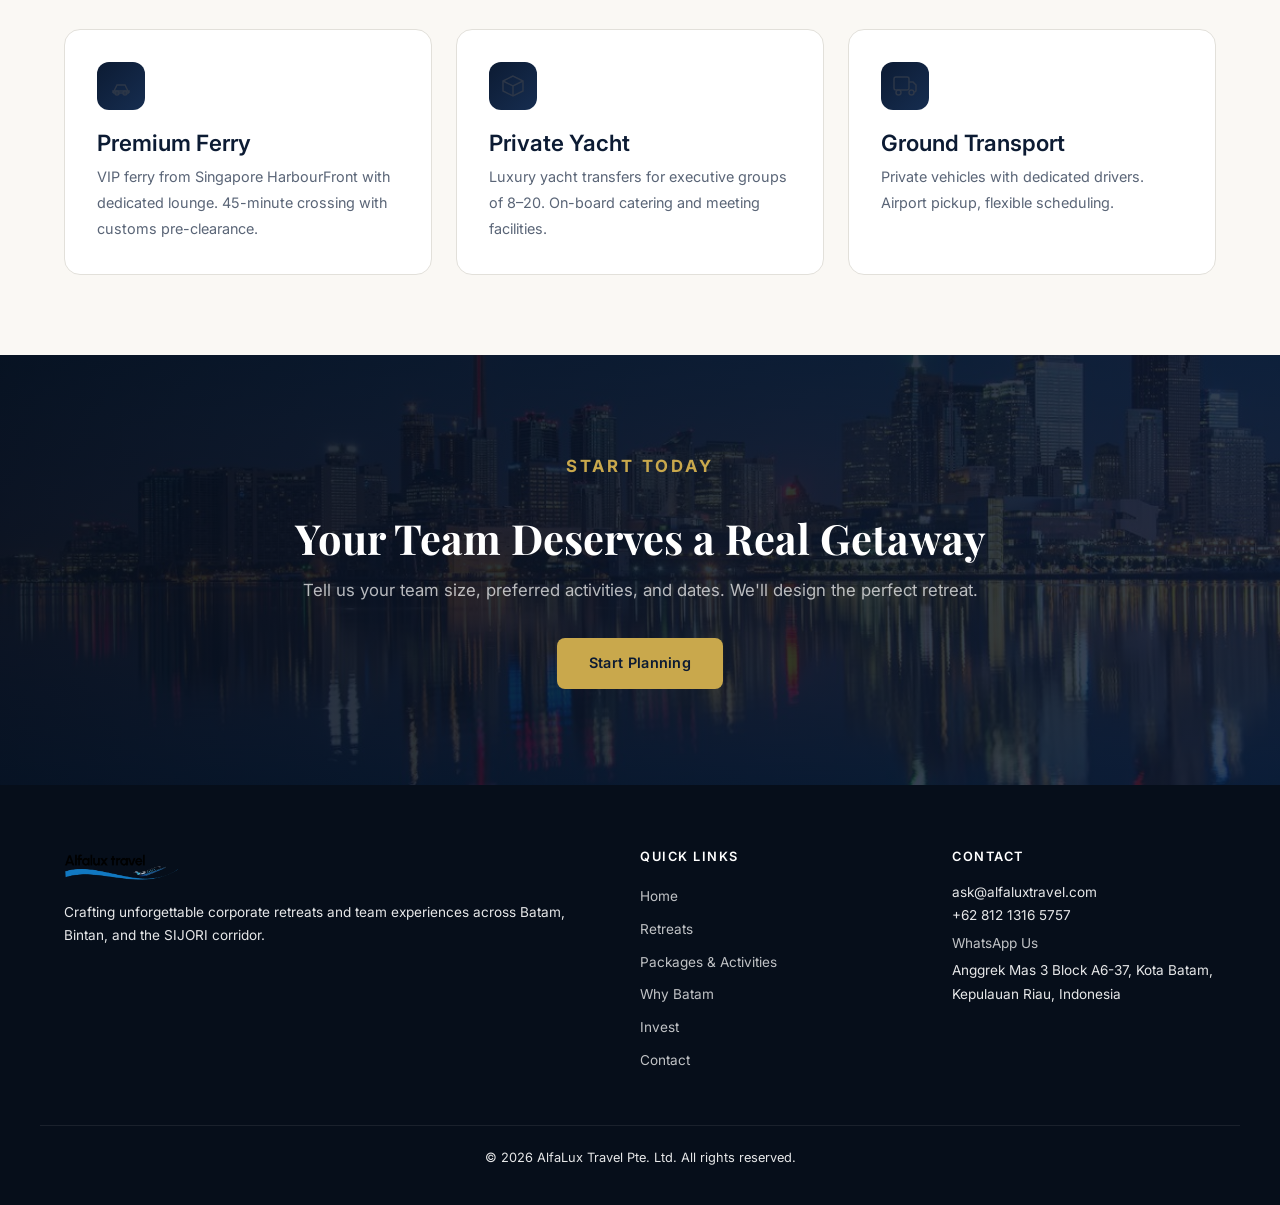
<file: corporate-retreats.html>
<!DOCTYPE html>
<html lang="en">
<head>
  <meta charset="UTF-8"><meta name="viewport" content="width=device-width, initial-scale=1.0">
  <title data-t="nav_retreats">Retreats</title> | AlfaLux Travel</title>
  <meta name="description" data-t="" content="15+ team building activities for corporate retreats in Batam & Bintan. Beach Olympics, island hopping, spa, cultural tours, and customisable experiences.">
  <link rel="icon" type="image/png" href="assets/alfalux-logo.png">
  <link rel="preconnect" href="https://fonts.googleapis.com"><link rel="preconnect" href="https://fonts.gstatic.com" crossorigin>
  <link href="https://fonts.googleapis.com/css2?family=Playfair+Display:wght@400;600;700&family=Inter:wght@400;500;600;700&display=swap" rel="stylesheet">
  <link rel="stylesheet" href="css/styles.css">
<noscript><style>.animate-in{opacity:1!important;transform:none!important;}</style></noscript>
</head>
<body>
  <header class="exec-header"><div class="header-inner">
    <a href="index.html" class="logo"><img src="assets/logo_alfalux_black.png" alt="AlfaLux Travel" width="200" height="56"></a>
    <nav><ul class="nav-links">
      <li><a href="index.html" data-t="nav_home">Home</a></li>
      <li><a href="corporate-retreats.html" class="active" data-t="nav_retreats">Retreats</a></li>
      <li><a href="tours-and-packages.html" data-t="nav_packages">Packages</a></li>
      <li><a href="why-invest-sijori.html" data-t="nav_why_batam">Why Batam</a></li>
      <li><a href="invest-batam.html" data-t="nav_invest">Invest in Batam</a></li>
      <li><a href="contact.html" data-t="nav_contact">Contact</a></li>
    </ul></nav>
    <button class="nav-toggle" aria-label="Toggle menu"><span></span><span></span><span></span></button>
    <div class="lang-switcher"><button class="lang-btn" data-lang="en">EN</button><button class="lang-btn" data-lang="zh">中</button><button class="lang-btn" data-lang="id">ID</button></div>
  </div></header>
  <div class="mobile-overlay"></div>
  <div class="mobile-menu">
    <a href="index.html" data-t="nav_home">Home</a><a href="corporate-retreats.html" data-t="mobile_corporate">Corporate Retreats</a>
    <a href="tours-and-packages.html" data-t="mobile_packages">Packages & Activities</a><a href="why-invest-sijori.html" data-t="nav_why_batam">Why Batam</a>
    <a href="invest-batam.html" data-t="nav_invest">Invest in Batam</a><a href="contact.html" data-t="nav_contact">Contact</a>
  </div>

  <main>
  <section class="hero" style="background-image: image-set(url('assets/beach-team-building.webp') type('image/webp'), url('assets/beach-team-building.jpg') type('image/jpeg'));">
    <div class="hero-overlay"></div>
    <div class="container hero-content animate-in">
      <h1 data-t="cr_hero_title">Corporate Retreats & Team Building in Batam</h1>
      <p data-t="cr_hero_subtitle">Seamless retreats with 20+ curated team experiences across premium Batam venues.</p>
      <div class="hero-buttons">
        <a href="contact.html" class="btn btn-gold" data-t="hero_cta">Start Planning</a>
        <a href="tours-and-packages.html" class="btn btn-outline" data-t="hero_cta2">Explore Packages</a>
      </div>
    </div>
  </section>

  <!-- LAND & ADVENTURE -->
  <section class="section"><div class="container">
    <div class="section-header animate-in">
      <p class="section-label" data-t="land_label">Land Activities</p>
      <h2 data-t="land_title">Team Building Experiences</h2>
      <p data-t="land_desc">Hand-picked experiences designed to strengthen bonds and create shared memories.</p>
    </div>

    <div class="image-text-block animate-in">
      <div class="image-side"><picture><source srcset="assets/adventure-park-zipline.webp" type="image/webp"><img src="assets/adventure-park-zipline.jpg" alt="Adventure park zipline" loading="lazy"></picture></div>
      <div class="text-side">
        <h3 data-t="activity1_title">Adventure Park &amp; Zipline</h3>
        <p data-t="activity1_desc">High ropes courses, ziplines, and obstacle challenges across multiple difficulty levels. Teams must communicate and trust each other to complete the course.</p>
        <ul class="feature-list"><li data-t="activity1_li1">Multiple difficulty levels</li><li data-t="activity1_li2">Safety briefing + gear included</li><li data-t="activity1_li3">Team strategy components</li></ul>
      </div>
    </div>

    <div class="image-text-block reverse animate-in">
      <div class="image-side"><picture><source srcset="assets/beach-team-building.webp" type="image/webp"><img src="assets/beach-team-building.jpg" alt="Beach Olympics team building" loading="lazy"></picture></div>
      <div class="text-side">
        <h3 data-t="activity2_title">Beach Olympics</h3>
        <p data-t="activity2_desc">Tug-of-war, relay races, sandcastle building contests, beach volleyball, and flag capture. Classic team competition on Batam's beautiful beaches.</p>
        <ul class="feature-list"><li data-t="activity2_li1">10+ game stations</li><li data-t="activity2_li2">Medals + prizes for winners</li><li data-t="activity2_li3">Professional MC/facilitator</li></ul>
      </div>
    </div>

    <div class="image-text-block animate-in">
      <div class="text-side">
        <h3 data-t="activity3_title">Amazing Race / Treasure Hunt</h3>
        <p data-t="activity3_desc">Teams navigate checkpoints across the resort or city, solving clues, completing challenges, and racing against the clock. Customisable routes and themes.</p>
        <ul class="feature-list"><li data-t="activity3_li1">Customisable difficulty</li><li data-t="activity3_li2">GPS tracking + live leaderboard</li><li data-t="activity3_li3">Indoor or outdoor routes</li></ul>
      </div>
      <div class="image-side"><picture><source srcset="assets/team-race-checkpoint.webp" type="image/webp"><img src="assets/team-race-checkpoint.jpg" alt="Amazing race checkpoint" loading="lazy"></picture></div>
    </div>

    <div class="image-text-block reverse animate-in">
      <div class="image-side"><picture><source srcset="assets/cooking-class-team.webp" type="image/webp"><img src="assets/cooking-class-team.jpg" alt="Cooking challenge" loading="lazy"></picture></div>
      <div class="text-side">
        <h3 data-t="activity4_title">Cooking Challenge</h3>
        <p data-t="activity4_desc">Teams compete to create the best Indonesian or fusion dish using local ingredients. A professional chef guides, judges, and awards prizes.</p>
        <ul class="feature-list"><li data-t="activity4_li1">Professional chef facilitator</li><li data-t="activity4_li2">Local ingredients + recipes</li><li data-t="activity4_li3">Judging + prizes</li></ul>
      </div>
    </div>

    <div class="image-text-block animate-in">
      <div class="text-side">
        <h3 data-t="activity5_title">Go-Kart Grand Prix</h3>
        <p data-t="activity5_desc">Professional go-kart racing circuit with qualifying rounds, heats, and a grand final. Race against colleagues and celebrate the winners.</p>
        <ul class="feature-list"><li data-t="activity5_li1">Professional kart track</li><li data-t="activity5_li2">Full safety briefing + gear</li><li data-t="activity5_li3">Tournament format with prizes</li></ul>
      </div>
      <div class="image-side"><picture><source srcset="assets/go-kart-track.webp" type="image/webp"><img src="assets/go-kart-track.jpg" alt="Go-kart racing" loading="lazy"></picture></div>
    </div>

    <div class="image-text-block reverse animate-in">
      <div class="image-side"><picture><source srcset="assets/image-10.webp" type="image/webp"><img src="assets/image-10.jpg" alt="Escape room puzzle" loading="lazy"></picture></div>
      <div class="text-side">
        <h3 data-t="activity6_title">Escape Room Challenge</h3>
        <p data-t="activity6_desc">Locked in a themed room, teams must solve puzzles, crack codes, and work together to escape before the 60-minute time limit.</p>
        <ul class="feature-list"><li data-t="activity6_li1">Multiple themed rooms</li><li data-t="activity6_li2">60-minute time limit</li><li data-t="activity6_li3">Team sizes 4–12</li><li data-t="activity6_li4">Indoor, air-conditioned</li></ul>
      </div>
    </div>
  </div></section>

  <!-- WATER & ISLAND -->
  <section class="section section-dark"><div class="container">
    <div class="section-header animate-in">
      <p class="section-label" data-t="water_label">Water Activities</p>
      <h2 data-t="water_title">Water &amp; Island</h2>
      <p data-t="water_desc">Make the most of Batam's crystal-clear waters and tropical islands.</p>
    </div>
    <div class="gallery-grid">
      <div class="gallery-item animate-in"><picture><source srcset="assets/island-hopping-boat.webp" type="image/webp"><img src="assets/island-hopping-boat.jpg" alt="Island hopping" loading="lazy"></picture><div class="gallery-label" data-t="water1_label">Island Hopping &amp; Snorkeling</div></div>
      <div class="gallery-item animate-in"><picture><source srcset="assets/kayaking-paddleboarding.webp" type="image/webp"><img src="assets/kayaking-paddleboarding.jpg" alt="Kayaking & Paddleboarding" loading="lazy"></picture><div class="gallery-label" data-t="water2_label">Kayaking &amp; Paddleboarding</div></div>
      <div class="gallery-item animate-in"><picture><source srcset="assets/yacht-charter.webp" type="image/webp"><img src="assets/yacht-charter.jpg" alt="Private Yacht Charter" loading="lazy"></picture><div class="gallery-label" data-t="water3_label">Private Yacht Charter</div></div>
      <div class="gallery-item animate-in"><picture><source srcset="assets/deep-sea-fishing.webp" type="image/webp"><img src="assets/deep-sea-fishing.jpg" alt="Fishing" loading="lazy"></picture><div class="gallery-label" data-t="water4_label">Fishing Trip</div></div>
    </div>
    <div class="showcase-grid" style="margin-top:2.5rem;">
      <div class="showcase-card animate-in"><h3 data-t="water_card1_title">Island Hopping &amp; Snorkeling</h3><p data-t="water_card1_desc">Private boat to pristine islands. Snorkeling at coral reefs, beach BBQ on secluded shores.</p><p style="margin-top:.75rem;"><span data-t="custom_quote">Custom quote</span></p></div>
      <div class="showcase-card animate-in"><h3 data-t="water_card2_title">Kayaking &amp; Paddleboarding</h3><p data-t="water_card2_desc">Team relay races on kayaks and stand-up paddleboards. Includes instruction for beginners.</p><p style="margin-top:.75rem;"><span data-t="custom_quote">Custom quote</span></p></div>
      <div class="showcase-card animate-in"><h3 data-t="water_card3_title">Private Yacht Charter</h3><p data-t="water_card3_desc">Half or full-day luxury yacht with onboard amenities. Snorkeling, fishing, and sunset cruising.</p><p style="margin-top:.75rem;"><span data-t="custom_quote">Custom quote</span></p></div>
      <div class="showcase-card animate-in"><h3 data-t="water_card4_title">Fishing Trip</h3><p data-t="water_card4_desc">Deep-sea or coastal fishing expedition. Teams compete for the biggest catch. Equipment provided.</p><p style="margin-top:.75rem;"><span data-t="custom_quote">Custom quote</span></p></div>
    </div>
  </div></section>

  <!-- WELLNESS & CULTURE -->
  <section class="section"><div class="container">
    <div class="section-header animate-in">
      <p class="section-label" data-t="wellness_label">Wellness &amp; Culture</p>
      <h2 data-t="wellness_title">Wellness &amp; Cultural</h2>
      <p data-t="wellness_desc">Wind down with restorative activities and immerse in local Indonesian culture.</p>
    </div>

    <div class="image-text-block animate-in">
      <div class="image-side"><picture><source srcset="assets/spa-yoga-beach.webp" type="image/webp"><img src="assets/spa-yoga-beach.jpg" alt="Beach yoga" loading="lazy"></picture></div>
      <div class="text-side">
        <h3 data-t="wellness1_title">Beach Yoga &amp; Meditation</h3>
        <p data-t="wellness1_desc">Group yoga session on the beach at sunrise or sunset. Guided meditation for mindfulness and stress relief. All levels welcome.</p>
        <ul class="feature-list"><li data-t="wellness1_li1">Professional instructor</li><li data-t="wellness1_li2">Mats + towels provided</li><li data-t="wellness1_li3">Sunrise or sunset</li></ul>
      </div>
    </div>

    <div class="image-text-block reverse animate-in">
      <div class="image-side"><picture><source srcset="assets/group-spa-relax.webp" type="image/webp"><img src="assets/group-spa-relax.jpg" alt="Spa session" loading="lazy"></picture></div>
      <div class="text-side">
        <h3 data-t="wellness2_title">Group Spa Experience</h3>
        <p data-t="wellness2_desc">Teams enjoy a 2-hour spa package including massage, body scrub, and herbal compress. The ultimate reward after an active morning.</p>
        <ul class="feature-list"><li data-t="wellness2_li1">2-hour spa package</li><li data-t="wellness2_li2">Private group rooms</li><li data-t="wellness2_li3">Professional therapists</li><li data-t="wellness2_li4">Combine with other activities</li></ul>
      </div>
    </div>

    <div class="image-text-block animate-in">
      <div class="text-side">
        <h3 data-t="wellness3_title">Batik Workshop</h3>
        <p data-t="wellness3_desc">Learn the traditional Indonesian art of batik fabric painting. Teams create their own batik pieces to take home as souvenirs.</p>
        <ul class="feature-list"><li data-t="wellness3_li1">Traditional techniques</li><li data-t="wellness3_li2">All materials provided</li><li data-t="wellness3_li3">Take home your creation</li></ul>
      </div>
      <div class="image-side"><picture><source srcset="assets/batik-workshop-creation.webp" type="image/webp"><img src="assets/batik-workshop-creation.jpg" alt="Batik workshop" loading="lazy"></picture></div>
    </div>

    <div class="image-text-block reverse animate-in">
      <div class="image-side"><picture><source srcset="assets/batam-temple-market.webp" type="image/webp"><img src="assets/batam-temple-market.jpg" alt="Cultural tour" loading="lazy"></picture></div>
      <div class="text-side">
        <h3 data-t="wellness4_title">Batam City Cultural Tour</h3>
        <p data-t="wellness4_desc">Visit Maha Vihara Duta Maitreya Temple, local markets, and heritage sites. Learn about Riau Islands culture and history.</p>
        <ul class="feature-list"><li data-t="wellness4_li1">English-speaking guide</li><li data-t="wellness4_li2">Air-conditioned transport</li><li data-t="wellness4_li3">Flexible itinerary</li></ul>
      </div>
    </div>

    <div class="image-text-block animate-in">
      <div class="text-side">
        <h3 data-t="wellness5_title">Night Market &amp; Food Tour</h3>
        <p data-t="wellness5_desc">Explore Batam's vibrant night markets. Taste local delicacies, street food, and seafood. Teams rate and score dishes in a food challenge.</p>
        <ul class="feature-list"><li data-t="wellness5_li1">Guided food crawl</li><li data-t="wellness5_li2">5–8 tasting stops</li><li data-t="wellness5_li3">Food scoring challenge</li></ul>
      </div>
      <div class="image-side"><picture><source srcset="assets/beach-dinner.webp" type="image/webp"><img src="assets/beach-dinner.jpg" alt="Beach dinner at golden hour" loading="lazy"></picture></div>
    </div>
  </div></section>

  <!-- EVENING & BONDING -->
  <section class="section section-dark"><div class="container">
    <div class="section-header animate-in">
      <p class="section-label" data-t="evening_label">Evening Activities</p>
      <h2 data-t="evening_title">Evening &amp; Bonding</h2>
      <p data-t="evening_desc">End each day with memorable shared experiences.</p>
    </div>
    <div class="gallery-grid">
      <div class="gallery-item animate-in"><picture><source srcset="assets/gala-dinner.webp" type="image/webp"><img src="assets/gala-dinner.jpg" alt="Gala Dinner" loading="lazy"></picture><div class="gallery-label" data-t="eve1_label">Gala Dinner</div></div>
      <div class="gallery-item animate-in"><picture><source srcset="assets/beach-bbq-bonfire.webp" type="image/webp"><img src="assets/beach-bbq-bonfire.jpg" alt="Beach BBQ & Bonfire" loading="lazy"></picture><div class="gallery-label" data-t="eve2_label">Beach BBQ &amp; Bonfire</div></div>
      <div class="gallery-item animate-in"><picture><source srcset="assets/karaoke-night.webp" type="image/webp"><img src="assets/karaoke-night.jpg" alt="Karaoke Night" loading="lazy"></picture><div class="gallery-label" data-t="eve3_label">Karaoke Night</div></div>
      <div class="gallery-item animate-in"><picture><source srcset="assets/trivia-night.webp" type="image/webp"><img src="assets/trivia-night.jpg" alt="Trivia Night" loading="lazy"></picture><div class="gallery-label" data-t="eve4_label">Trivia Night</div></div>
      <div class="gallery-item animate-in"><picture><source srcset="assets/professional-photography.webp" type="image/webp"><img src="assets/professional-photography.jpg" alt="Professional Photography" loading="lazy"></picture><div class="gallery-label" data-t="eve5_label">Professional Photography</div></div>
    </div>
    <div class="showcase-grid" style="margin-top:2.5rem;">
      <div class="showcase-card animate-in"><h3 data-t="eve_card1_title">Gala Dinner</h3><p data-t="eve_card1_desc">Elegant sit-down dinner with customisable menu, awards ceremony, and live entertainment.</p></div>
      <div class="showcase-card animate-in"><h3 data-t="eve_card2_title">Beach BBQ &amp; Bonfire</h3><p data-t="eve_card2_desc">Casual beachside BBQ with live music, bonfire, stargazing, and team storytelling.</p></div>
      <div class="showcase-card animate-in"><h3 data-t="eve_card3_title">Karaoke Night</h3><p data-t="eve_card3_desc">Private karaoke room with extensive song list. Team competitions, duets, and dance-offs.</p></div>
      <div class="showcase-card animate-in"><h3 data-t="eve_card4_title">Trivia Night</h3><p data-t="eve_card4_desc">Customised quiz covering company knowledge, pop culture, and team fun facts. Prizes for winners.</p></div>
      <div class="showcase-card animate-in"><h3 data-t="eve_card5_title">Professional Photography</h3><p data-t="eve_card5_desc">Retreat photographer captures candid moments, group shots, and activity highlights. Edited gallery delivered.</p></div>
    </div>
  </div></section>

  <!-- TRANSPORT -->
  <section class="section"><div class="container">
    <div class="section-header animate-in">
      <p class="section-label" data-t="transport_label">Transport</p>
      <h2 data-t="transport_title">How We Get You There</h2>
    </div>
    <div class="showcase-grid">
      <div class="showcase-card animate-in"><div class="showcase-icon"><svg viewBox="0 0 24 24"><path d="M4 19h16M4 19l4-8h8l4 8M4 19v-2h16v2" stroke="currentColor" fill="none" stroke-width="1.5"/><circle cx="8" cy="19" r="2" stroke="currentColor" fill="none" stroke-width="1.5"/><circle cx="16" cy="19" r="2" stroke="currentColor" fill="none" stroke-width="1.5"/></svg></div><h3 data-t="transport1_title">Premium Ferry</h3><p data-t="transport1_desc">VIP ferry from Singapore HarbourFront with dedicated lounge. 45-minute crossing with customs pre-clearance.</p></div>
      <div class="showcase-card animate-in"><div class="showcase-icon"><svg viewBox="0 0 24 24"><path d="M12 2L2 7v10l10 5 10-5V7L12 2z" stroke="currentColor" fill="none" stroke-width="1.5"/><path d="M12 22V12" stroke="currentColor" fill="none" stroke-width="1.5"/><path d="M2 7l10 5 10-5" stroke="currentColor" fill="none" stroke-width="1.5"/></svg></div><h3 data-t="transport2_title">Private Yacht</h3><p data-t="transport2_desc">Luxury yacht transfers for executive groups of 8–20. On-board catering and meeting facilities.</p></div>
      <div class="showcase-card animate-in"><div class="showcase-icon"><svg viewBox="0 0 24 24"><rect x="1" y="3" width="15" height="13" rx="2" stroke="currentColor" fill="none" stroke-width="1.5"/><path d="M16 8h4l3 3v5a2 2 0 01-2 2h-1" stroke="currentColor" fill="none" stroke-width="1.5"/><circle cx="5.5" cy="18.5" r="2.5" stroke="currentColor" fill="none" stroke-width="1.5"/><circle cx="18.5" cy="18.5" r="2.5" stroke="currentColor" fill="none" stroke-width="1.5"/></svg></div><h3 data-t="transport3_title">Ground Transport</h3><p data-t="transport3_desc">Private vehicles with dedicated drivers. Airport pickup, flexible scheduling.</p></div>
    </div>
  </div></section>

  <!-- CTA -->
  <section class="cta-section" style="background-image: url('assets/batam-skyline.jpg');"><div class="cta-overlay"></div>
    <div class="container cta-content animate-in">
      <p class="section-label" style="color:var(--gold);" data-t="cta_label">Start Today</p>
      <h2 data-t="cta_title">Your Team Deserves a Real Getaway</h2>
      <p data-t="cta_desc">Tell us your team size, preferred activities, and dates. We'll design the perfect retreat.</p>
      <a href="contact.html" class="btn btn-gold" data-t="cta_button">Start Planning</a>
    </div>
  </section>

  </main>

  <footer><div class="container footer-grid">
    <div class="footer-col"><div class="footer-logo"><img src="assets/logo_alfalux_black.png" alt="AlfaLux Travel" width="140" height="40" style="height:36px;width:auto;max-width:120px;"></div><p data-t="footer_logo_desc">Crafting unforgettable corporate retreats and team experiences across Batam, Bintan, and the SIJORI corridor.</p></div>
    <div class="footer-col"><h3 data-t="footer_quick_links">Quick Links</h3><a href="index.html" data-t="nav_home">Home</a><a href="corporate-retreats.html" data-t="nav_retreats">Corporate Retreats</a><a href="tours-and-packages.html" data-t="mobile_packages">Packages &amp; Activities</a><a href="why-invest-sijori.html" data-t="nav_why_batam">Why Batam</a>
    <a href="invest-batam.html" data-t="nav_invest">Invest in Batam</a>
    <a href="contact.html" data-t="nav_contact">Contact</a></div>
    <div class="footer-col"><h3 data-t="footer_contact">Contact</h3><p>ask@alfaluxtravel.com</p><p>+62 812 1316 5757</p><a href="https://wa.me/6281213165757" data-t="footer_whatsapp">WhatsApp Us</a><p data-t="footer_locations">Anggrek Mas 3 Block A6-37, Kota Batam, Kepulauan Riau, Indonesia</p></div>
  </div><div class="container footer-bottom"><p data-t="footer_copyright">&copy; 2026 AlfaLux Travel Pte. Ltd. All rights reserved.</p></div></footer>
  <a href="https://wa.me/6281213165757" class="wa-float" aria-label="Chat on WhatsApp"><svg viewBox="0 0 24 24"><path d="M17.472 14.382c-.297-.149-1.758-.867-2.03-.967-.273-.099-.471-.148-.67.15-.197.297-.767.966-.94 1.164-.173.199-.347.223-.644.075-.297-.15-1.255-.463-2.39-1.475-.883-.788-1.48-1.761-1.653-2.059-.173-.297-.018-.458.13-.606.134-.133.298-.347.446-.52.149-.174.198-.298.298-.497.099-.198.05-.371-.025-.52-.075-.149-.669-1.612-.916-2.207-.242-.579-.487-.5-.669-.51-.173-.008-.371-.01-.57-.01-.198 0-.52.074-.792.372-.272.297-1.04 1.016-1.04 2.479 0 1.462 1.065 2.875 1.213 3.074.149.198 2.096 3.2 5.077 4.487.709.306 1.262.489 1.694.625.712.227 1.36.195 1.871.118.571-.085 1.758-.719 2.006-1.413.248-.694.248-1.289.173-1.413-.074-.124-.272-.198-.57-.347z"/><path d="M12 2C6.477 2 2 6.477 2 12c0 1.89.525 3.66 1.438 5.168L2 22l4.832-1.438A9.955 9.955 0 0012 22c5.523 0 10-4.477 10-10S17.523 2 12 2z"/></svg></a>
  <script src="js/main.js?v=2"></script>
</body>
</html>
</file>
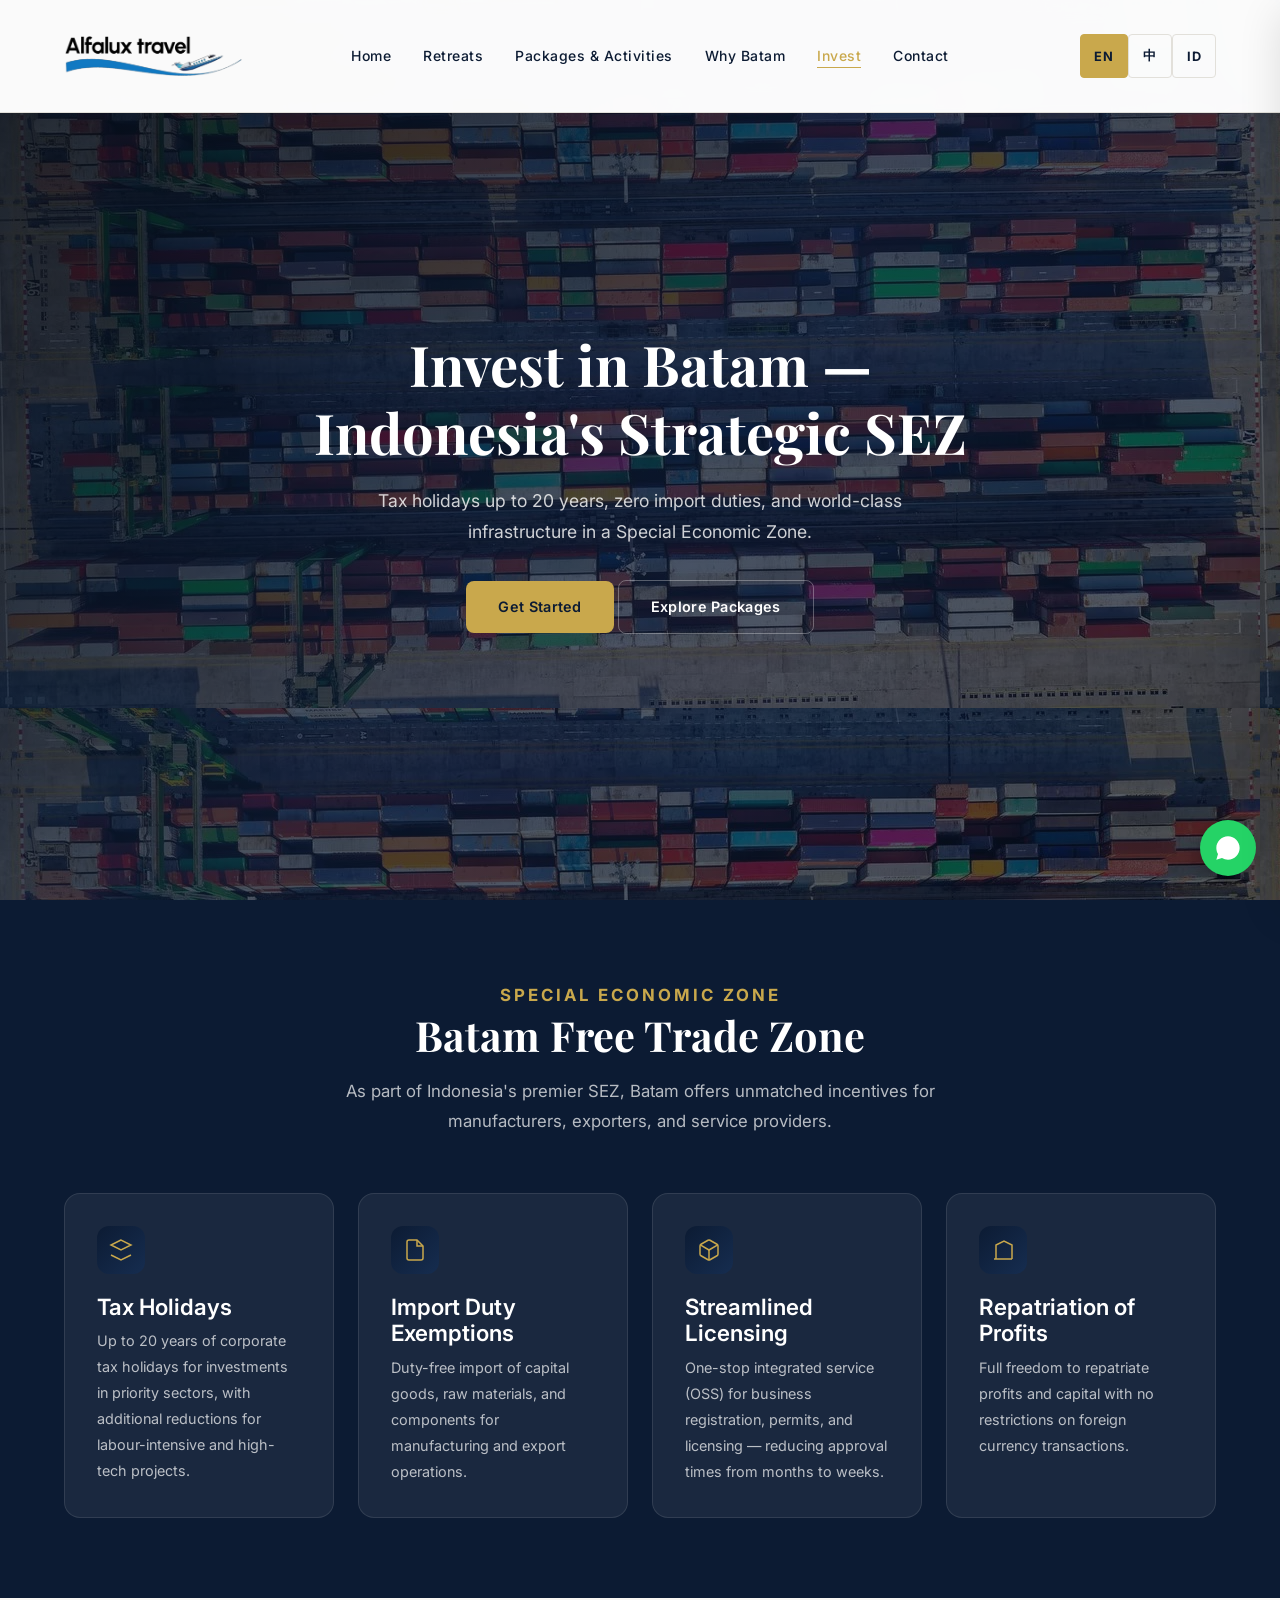
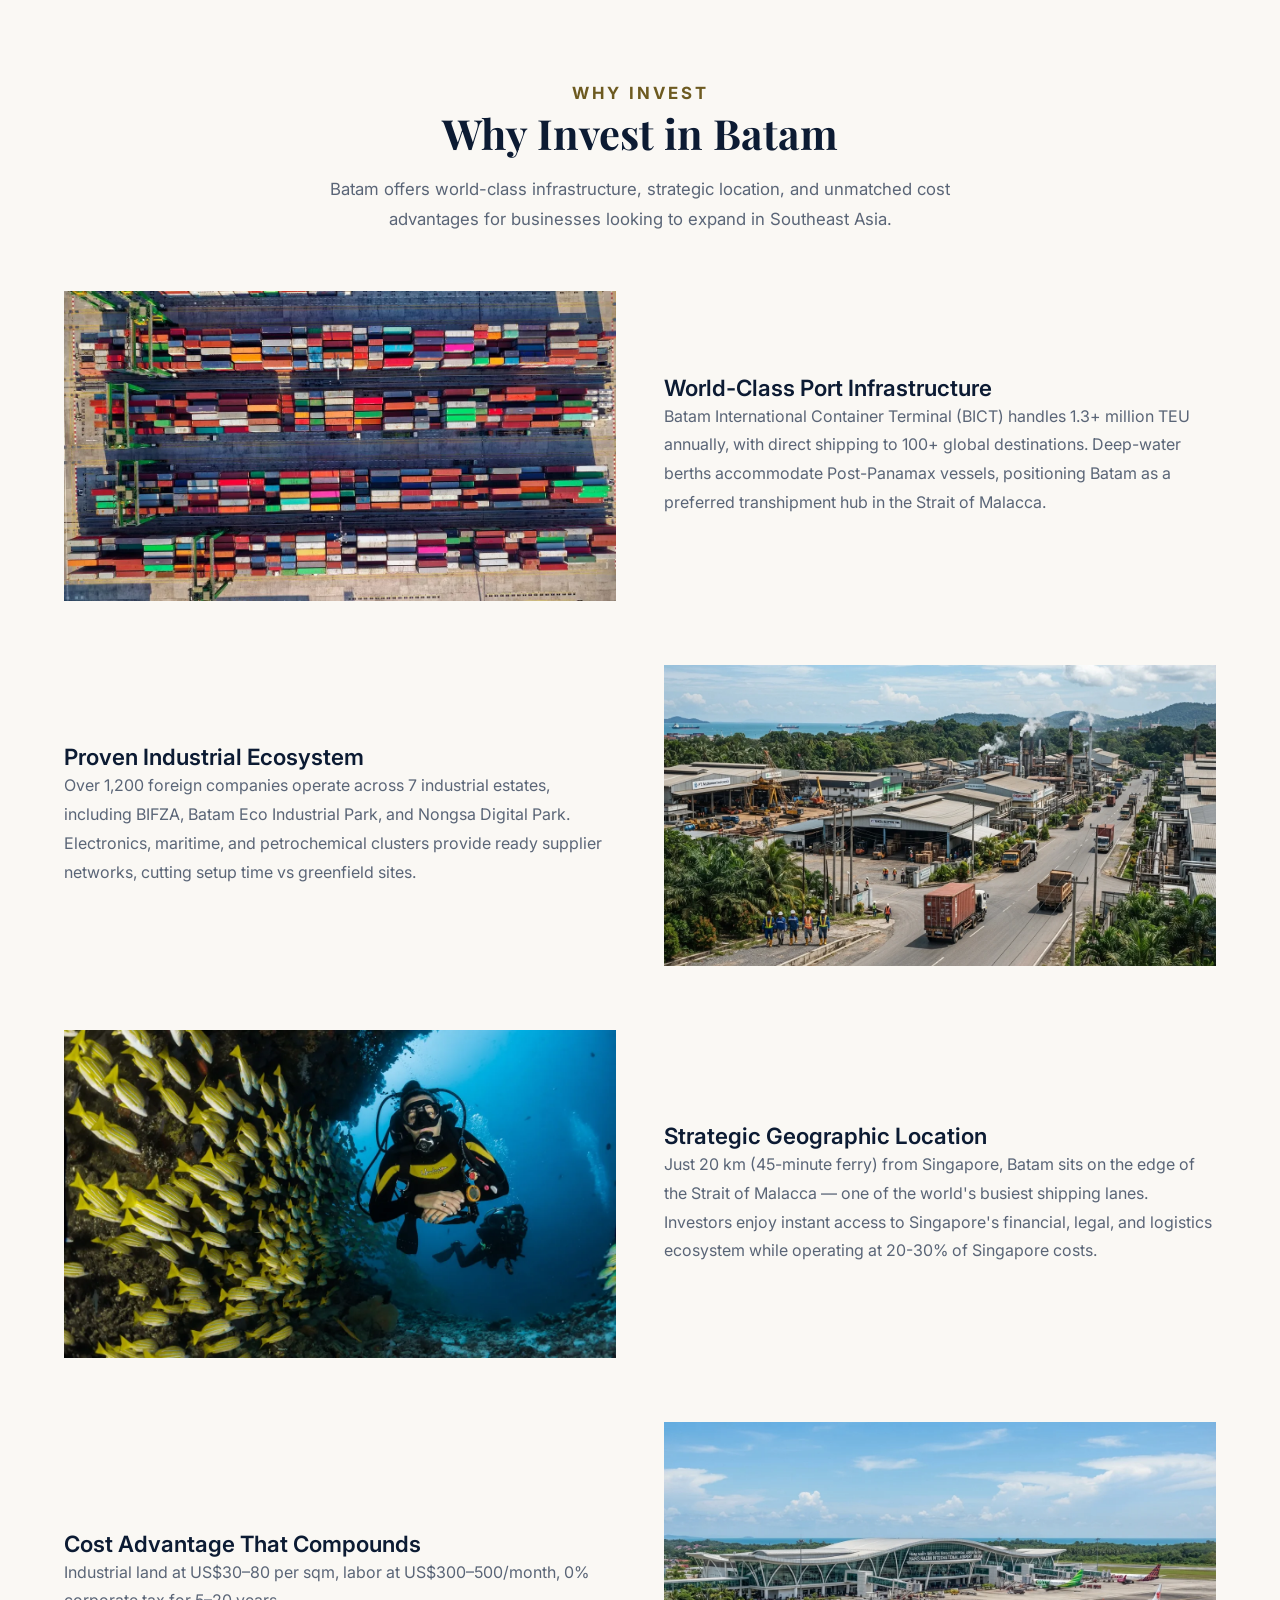
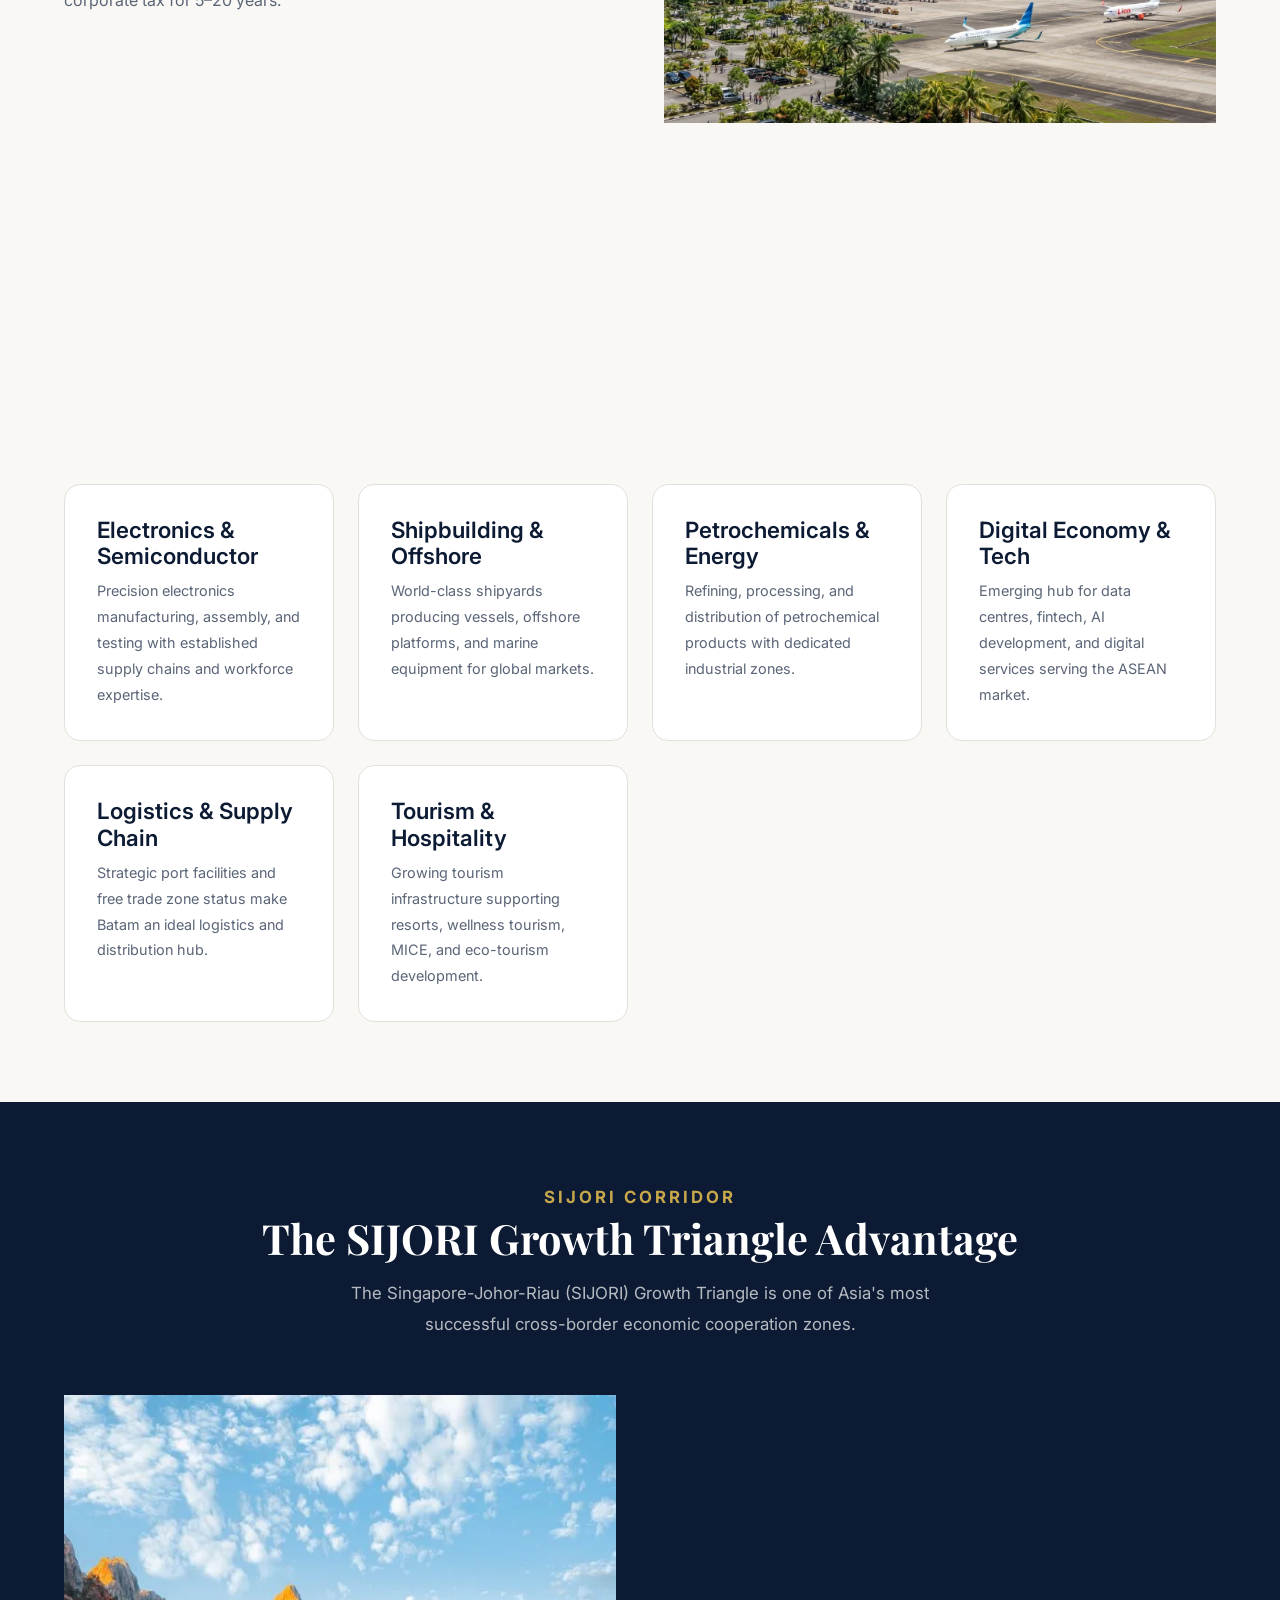
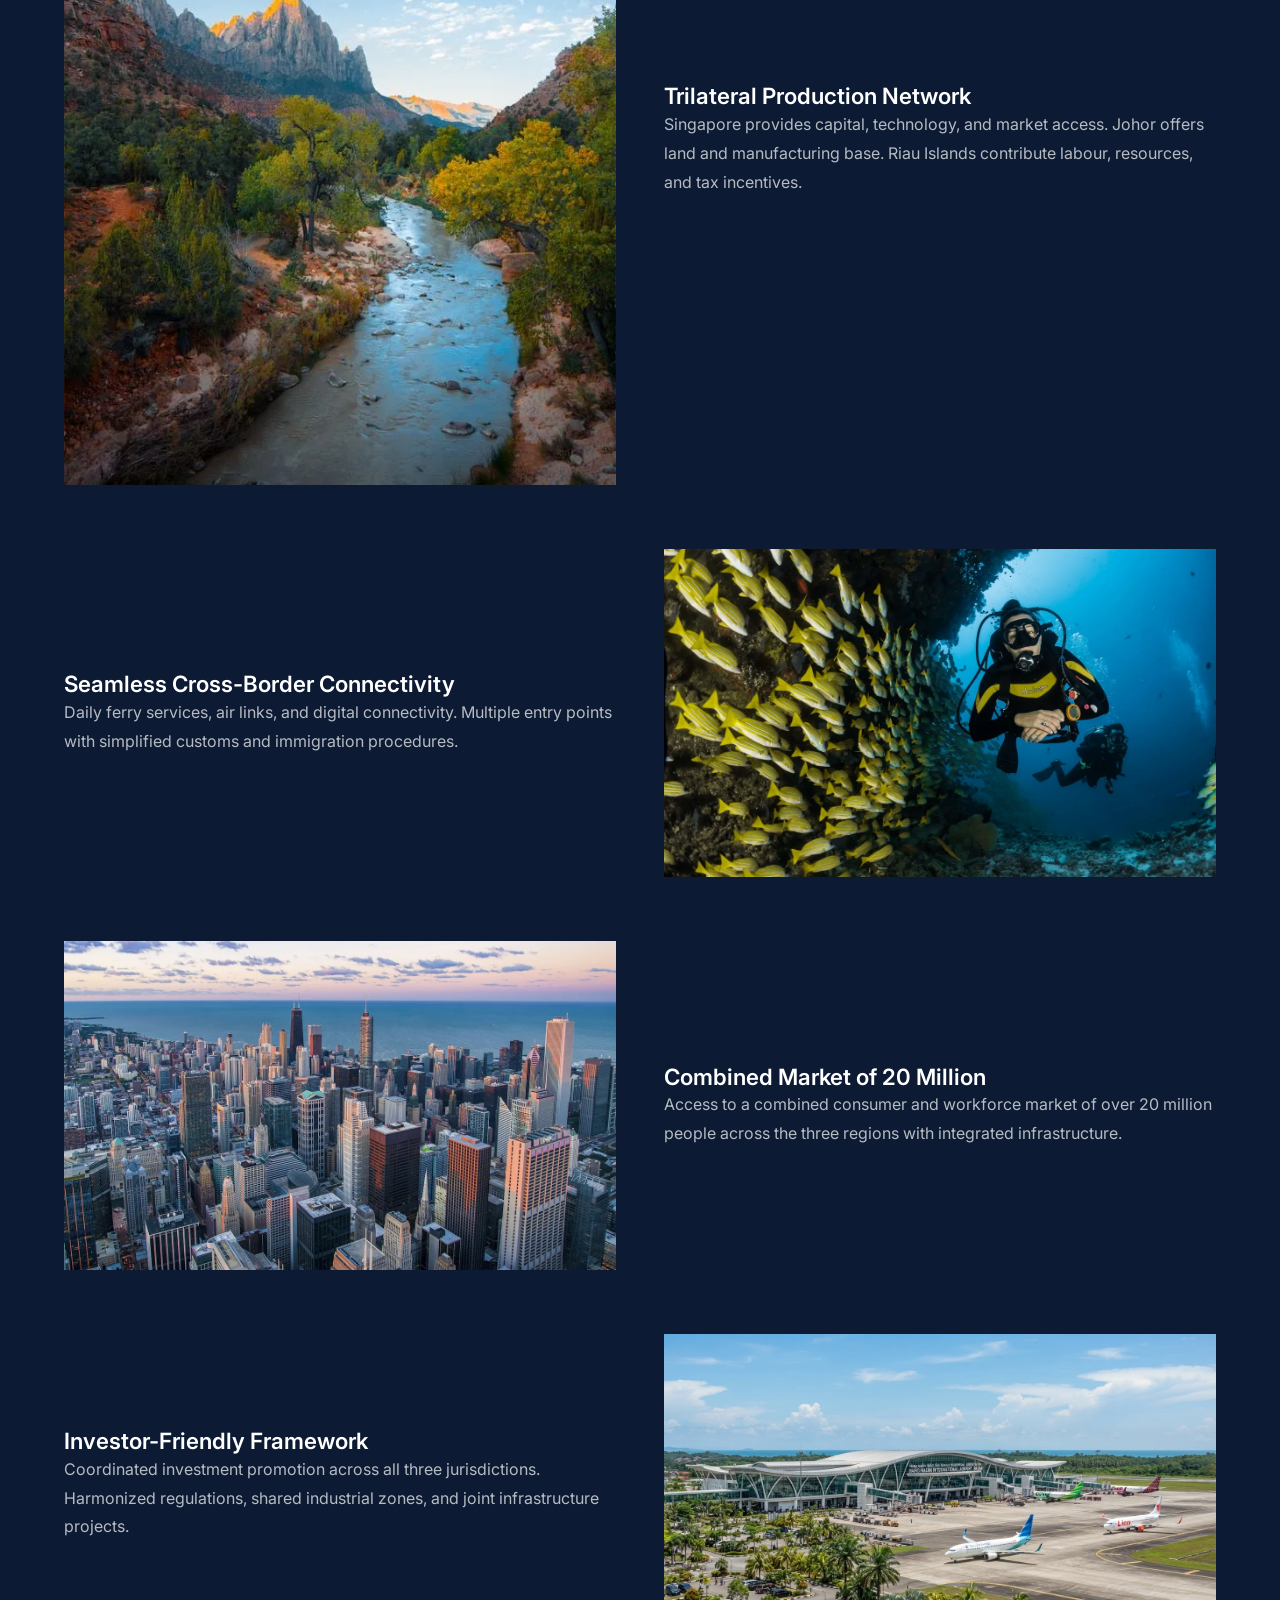
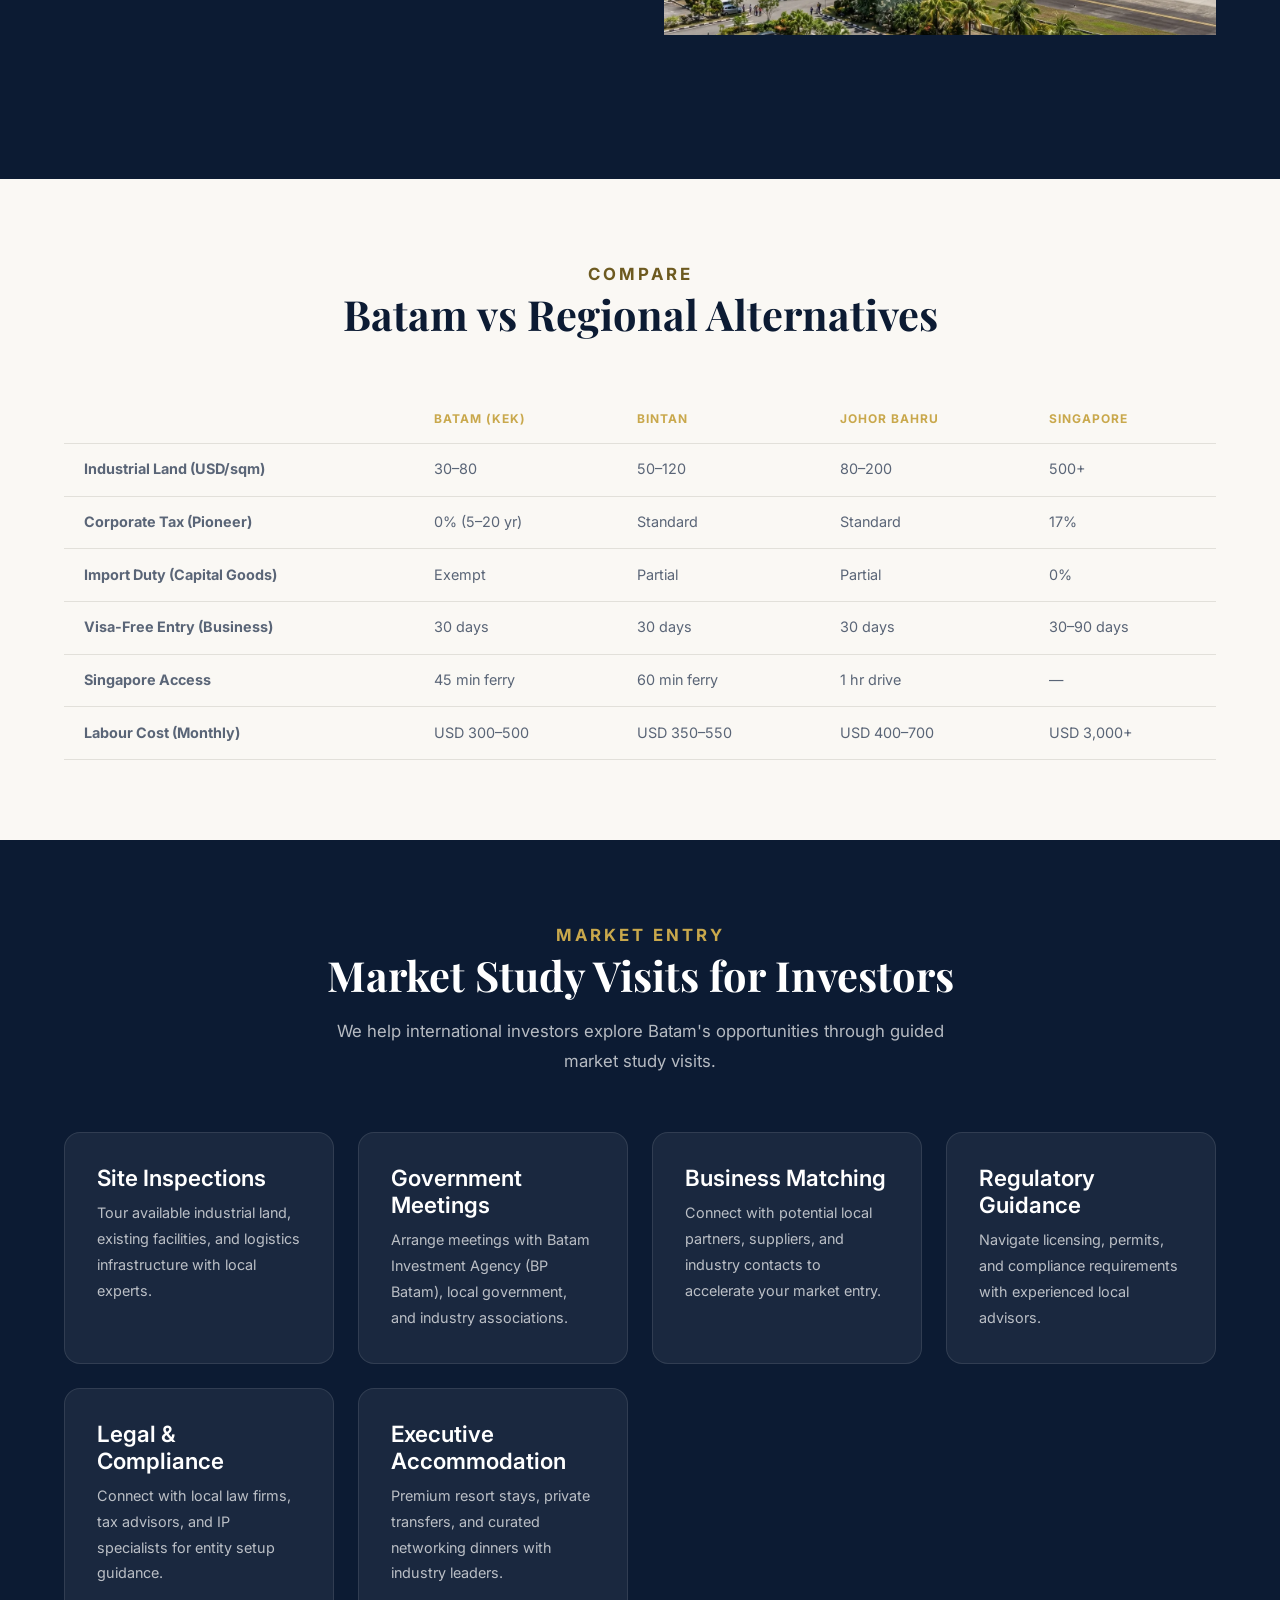
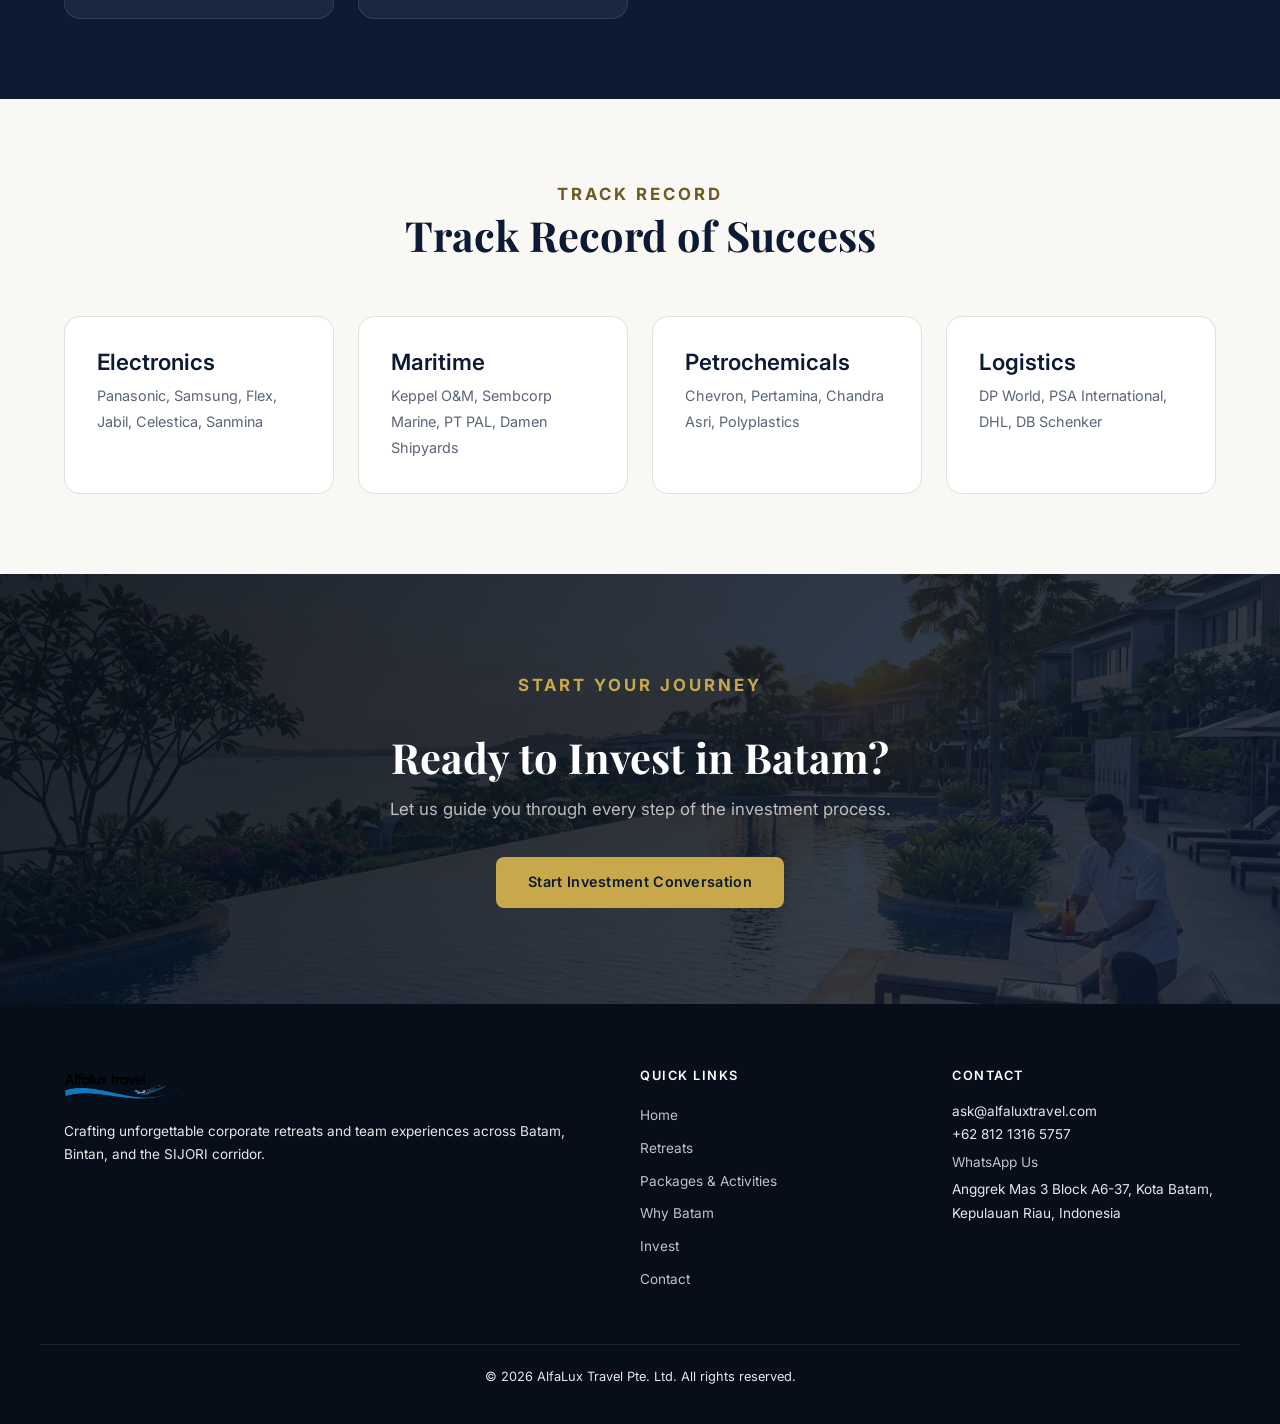
<file: invest-batam.html>
<!DOCTYPE html>
<html lang="en">
<head>
  <meta charset="UTF-8"><meta name="viewport" content="width=device-width, initial-scale=1.0">
  <title data-t="page_title">Invest in Batam | Strategic Investment Gateway to Indonesia</title>
  <meta name="description" content="Discover why Batam is a strategic investment destination — Special Economic Zone, SIJORI Growth Triangle, industrial hub, and market study visits for foreign investors.">
  <link rel="icon" type="image/png" href="assets/alfalux-logo.png">
  <link rel="preconnect" href="https://fonts.googleapis.com"><link rel="preconnect" href="https://fonts.gstatic.com" crossorigin>
  <link href="https://fonts.googleapis.com/css2?family=Playfair+Display:wght@400;600;700&family=Inter:wght@400;500;600;700&display=swap" rel="stylesheet">
  <link rel="stylesheet" href="css/styles.css">
<noscript><style>.animate-in{opacity:1!important;transform:none!important;}</style></noscript>
</head>
<body>
      <header class="exec-header"><div class="header-inner">
    <a href="index.html" class="logo"><img src="assets/logo_alfalux_black.png" alt="AlfaLux Travel" width="200" height="56"></a>
    <nav><ul class="nav-links">
      <li><a href="index.html" data-t="nav_home">Home</a></li>
      <li><a href="corporate-retreats.html" data-t="nav_retreats">Retreats</a></li>
      <li><a href="tours-and-packages.html" data-t="nav_packages">Packages</a></li>
      <li><a href="why-invest-sijori.html" data-t="nav_why_batam">Why Batam</a></li>
      <li><a href="invest-batam.html" class="active" data-t="nav_invest">Invest in Batam</a></li>
      <li><a href="contact.html" data-t="nav_contact">Contact</a></li>
    </ul></nav>
    <button class="nav-toggle" aria-label="Toggle menu"><span></span><span></span><span></span></button>
    <div class="lang-switcher"><button class="lang-btn" data-lang="en">EN</button><button class="lang-btn" data-lang="zh">中</button><button class="lang-btn" data-lang="id">ID</button></div>
  </div></header>
  <div class="mobile-overlay"></div>
  <div class="mobile-menu">
    <a href="index.html" data-t="nav_home">Home</a><a href="corporate-retreats.html" data-t="mobile_corporate">Corporate Retreats</a>
    <a href="tours-and-packages.html" data-t="mobile_packages">Packages & Activities</a><a href="why-invest-sijori.html" data-t="nav_why_batam">Why Batam</a>
    <a href="invest-batam.html" data-t="nav_invest">Invest in Batam</a><a href="contact.html" data-t="nav_contact">Contact</a>
  </div>

  <main>
  <section class="hero" style="background-image: image-set(url('assets/invest-port.webp') type('image/webp'), url('assets/invest-port.jpg') type('image/jpeg'));">
    <div class="hero-overlay"></div>
    <div class="container hero-content animate-in">
      <h1 data-t="inv_hero_title">Invest in Batam — Indonesia's Strategic SEZ</h1>
      <p data-t="inv_hero_subtitle">Tax holidays up to 20 years, zero import duties, and world-class infrastructure in a Special Economic Zone.</p>
      <div class="hero-buttons">
        <a href="contact.html" class="btn btn-gold" data-t="hero_cta">Start Planning</a>
        <a href="tours-and-packages.html" class="btn btn-outline" data-t="hero_cta2">Explore Packages</a>
      </div>
    </div>
  </section>

  <!-- SEZ Section -->
  <section class="section section-dark"><div class="container">
    <div class="section-header animate-in">
      <p class="section-label" data-t="sez_label">Special Economic Zone</p>
      <h2 data-t="sez_title">KEK Batam — Investor Incentives</h2>
      <p data-t="sez_desc">Batam is a designated Kawasan Ekonomi Khusus (Special Economic Zone) with fiscal and non-fiscal incentives.</p>
    </div>
    <div class="showcase-grid">
      <div class="showcase-card animate-in">
        <div class="showcase-icon"><svg viewBox="0 0 24 24"><path d="M12 2L2 7l10 5 10-5-10-5z"/><path d="M2 17l10 5 10-5"/></svg></div>
        <h3 data-t="sez1_title">Tax Holidays</h3>
        <p data-t="sez1_desc">Corporate income tax exemption 5–20 years for pioneer industries. Import duty exemption on capital goods.</p>
      </div>
      <div class="showcase-card animate-in">
        <div class="showcase-icon"><svg viewBox="0 0 24 24"><path d="M14 2H6a2 2 0 00-2 2v16a2 2 0 002 2h12a2 2 0 002-2V8z"/><polyline points="14 2 14 8 20 8"/></svg></div>
        <h3 data-t="sez2_title">Streamlined Licensing</h3>
        <p data-t="sez2_desc">One-stop integrated service (PTSP) for investment permits. Online single submission (OSS) system.</p>
      </div>
      <div class="showcase-card animate-in">
        <div class="showcase-icon"><svg viewBox="0 0 24 24"><path d="M21 16V8a2 2 0 00-1-1.73l-7-4a2 2 0 00-2 0l-7 4A2 2 0 003 8v8a2 2 0 001 1.73l7 4a2 2 0 002 0l7-4A2 2 0 0021 16z"/><polyline points="3.27 6.96 12 12.01 20.73 6.96"/><line x1="12" y1="22.08" x2="12" y2="12"/></svg></div>
        <h3 data-t="sez3_title">Customs Privileges</h3>
        <p data-t="sez3_desc">Bonded zone benefits — deferred VAT, excise exemption, simplified export/import procedures.</p>
      </div>
      <div class="showcase-card animate-in">
        <div class="showcase-icon"><svg viewBox="0 0 24 24"><path d="M3 21h18"/><path d="M5 21V7l8-4 8 4v14"/></svg></div>
        <h3 data-t="sez4_title">Infrastructure Ready</h3>
        <p data-t="sez4_desc">10+ industrial estates, Batam International Container Terminal, Hang Nadim Airport expansion, 5G rollout.</p>
      </div>
    </div>
  </div></section>

  <!-- NEW: Why Invest in Batam -->
  <section class="section"><div class="container">
    <div class="section-header animate-in">
      <p class="section-label" data-t="why_label">Why Invest</p>
      <h2 data-t="why_title">Why Invest in Batam</h2>
      <p data-t="why_desc">Batam offers a rare combination of world-class infrastructure, aggressive tax incentives, and strategic proximity to the world's busiest shipping lane.</p>
    </div>
    <div class="image-text-block animate-in">
      <div class="itb-image"><picture><source srcset="assets/invest-port.webp" type="image/webp"><img src="assets/invest-port.jpg" alt="Batam International Container Terminal with modern cranes and shipping vessels"></picture></div>
      <div class="itb-content">
        <h3 data-t="why1_title">World-Class Port Infrastructure</h3>
        <p data-t="why1_desc">Batam International Container Terminal (BICT) handles 1.3+ million TEU annually, with direct shipping to 100+ global destinations. Deep-water berths accommodate Post-Panamax vessels, positioning Batam as a preferred transhipment hub in the Strait of Malacca.</p>
      </div>
    </div>
    <div class="image-text-block reverse animate-in">
      <div class="itb-image"><picture><source srcset="assets/invest-industrial.webp" type="image/webp"><img src="assets/invest_industrial.jpg" alt="Batam industrial zone with factories, warehouses, and smokestacks"></picture></div>
      <div class="itb-content">
        <h3 data-t="why2_title">Proven Industrial Ecosystem</h3>
        <p data-t="why2_desc">Over 1,200 foreign companies operate across 7 industrial estates, including BIFZA, Batam Eco Industrial Park, and Nongsa Digital Park. Electronics, maritime, and petrochemical clusters provide ready supplier networks, cutting setup time vs greenfield sites.</p>
      </div>
    </div>
    <div class="image-text-block animate-in">
      <div class="itb-image"><picture><source srcset="assets/invest-ferry.webp" type="image/webp"><img src="assets/invest-ferry.jpg" alt="Batam ferry terminal with fast ferry service to Singapore HarbourFront"></picture></div>
      <div class="itb-content">
        <h3 data-t="why3_title">Strategic Geographic Location</h3>
        <p data-t="why3_desc">Just 20 km (45-minute ferry) from Singapore, Batam sits on the edge of the Strait of Malacca — one of the worlds busiest shipping lanes. Investors enjoy instant access to Singapores financial, legal, and logistics ecosystem while operating at 20-30% of Singapore costs.</p>
      </div>
    </div>
    <div class="image-text-block reverse animate-in">
      <div class="itb-image"><picture><source srcset="assets/invest-airport.webp" type="image/webp"><img src="assets/invest_airport.jpg" alt="Hang Nadim International Airport terminal and runway"></picture></div>
      <div class="itb-content">
        <h3 data-t="why4_title">Cost Advantage That Compounds</h3>
        <p data-t="why4_desc">Industrial land at US$30–80 per sqm, labor at US$300–500/month, 0% corporate tax for 5–20 years.</p>
      </div>
    </div>
  </div></section>

  <!-- Sectors -->
  <section class="section"><div class="container">
    <div class="section-header animate-in">
      <p class="section-label" data-t="sectors_label">Key Sectors</p>
      <h2 data-t="sectors_title">Priority Investment Sectors</h2>
    </div>
    <div class="showcase-grid">
      <div class="showcase-card animate-in"><h3 data-t="sector1_title">Electronics & Semiconductors</h3><p data-t="sector1_desc">Established supply chains, skilled workforce, proximity to Singapore's tech ecosystem.</p></div>
      <div class="showcase-card animate-in"><h3 data-t="sector2_title">Shipbuilding & Maritime</h3><p data-t="sector2_desc">World-class dry docks, ship repair yards, offshore fabrication. Strategic Malacca Strait location.</p></div>
      <div class="showcase-card animate-in"><h3 data-t="sector3_title">Petrochemicals & Energy</h3><p data-t="sector3_desc">Integrated industrial parks with gas supply, storage terminals, and refinery access.</p></div>
      <div class="showcase-card animate-in"><h3 data-t="sector4_title">Digital Economy</h3><p data-t="sector4_desc">Data center parks, submarine cable landing, fintech sandbox, smart city pilot projects.</p></div>
      <div class="showcase-card animate-in"><h3 data-t="sector5_title">Logistics & Warehousing</h3><p data-t="sector5_desc">Free trade zone, bonded warehousing, cold chain facilities, e-commerce fulfillment hubs.</p></div>
      <div class="showcase-card animate-in"><h3 data-t="sector6_title">Tourism & Healthcare</h3><p data-t="sector6_desc">Medical tourism, integrated resorts, retirement communities — leveraging Singapore demand.</p></div>
    </div>
  </div></section>

  <!-- NEW: SIJORI Corridor Advantage -->
  <section class="section section-dark"><div class="container">
    <div class="section-header animate-in">
      <p class="section-label" data-t="sijori_label">SIJORI Corridor</p>
      <h2 data-t="sijori_title">The SIJORI Growth Triangle Advantage</h2>
      <p data-t="sijori_desc">Batam sits at the heart of the Sijori Growth Triangle — a trilateral economic zone uniting Singapore, Johor (Malaysia), and the Riau Islands (Indonesia) into a single integrated production base of 20 million people.</p>
    </div>
    <div class="image-text-block animate-in">
      <div class="itb-image"><picture><source srcset="assets/sijori-growth.webp" type="image/webp"><img src="assets/sijori-growth.jpg" alt="Aerial view of SIJORI Growth Triangle connecting Singapore, Johor, and Riau Islands"></picture></div>
      <div class="itb-content">
        <h3 data-t="sijori1_title">Trilateral Production Network</h3>
        <p data-t="sijori1_desc">Companies leverage each country's strengths — Singapore's R&D and finance, Johor's land and manufacturing scale, and Batam's tax-free zone and deep-water logistics. This creates a seamless value chain that no single country can replicate alone.</p>
      </div>
    </div>
    <div class="image-text-block reverse animate-in">
      <div class="itb-image"><picture><source srcset="assets/invest-ferry.webp" type="image/webp"><img src="assets/invest-ferry.jpg" alt="Batam ferry terminal with fast ferry service to Singapore HarbourFront"></picture></div>
      <div class="itb-content">
        <h3 data-t="sijori2_title">Seamless Cross-Border Connectivity</h3>
        <p data-t="sijori2_desc">Dedicated ferry services connect Batam to Singapore (45 min) and Johor (60 min). The upcoming Batam–Bintan bridge and expanded airport terminal will create a unified logistics corridor moving goods and talent freely across all three jurisdictions.</p>
      </div>
    </div>
    <div class="image-text-block animate-in">
      <div class="itb-image"><picture><source srcset="assets/invest-skyline.webp" type="image/webp"><img src="assets/invest-skyline.jpg" alt="Batam city skyline at golden hour showing modern development and infrastructure"></picture></div>
      <div class="itb-content">
        <h3 data-t="sijori3_title">Combined Market of 20 Million</h3>
        <p data-t="sijori3_desc">The SIJORI corridor combines Singapore's 5.9 million high-income consumers, Johor's 3.8 million manufacturing workforce, and the Riau Islands' 2.4 million people — plus spillover demand from the broader ASEAN market of 680 million.</p>
      </div>
    </div>
    <div class="image-text-block reverse animate-in">
      <div class="itb-image"><picture><source srcset="assets/invest-airport.webp" type="image/webp"><img src="assets/invest_airport.jpg" alt="Hang Nadim International Airport terminal and runway"></picture></div>
      <div class="itb-content">
        <h3 data-t="sijori4_title">Investor-Friendly Framework</h3>
        <p data-t="sijori4_desc">The Tripartite Business Council streamlines cross-border regulations, harmonizes standards, and provides dispute resolution mechanisms. Investors benefit from special customs fast-lanes, mutual recognition of qualifications, and joint infrastructure investment programs.</p>
      </div>
    </div>
  </div></section>

  <!-- Comparison Table -->
  <section class="section"><div class="container">
    <div class="section-header animate-in">
      <p class="section-label" data-t="compare_label">Compare</p>
      <h2 data-t="compare_title">Batam vs Regional Alternatives</h2>
    </div>
    <div class="comparison-table animate-in"><table>
      <thead><tr>
        <th></th>
        <th data-t="inv_comp_batam">Batam (KEK)</th>
        <th data-t="inv_comp_bintan">Bintan</th>
        <th data-t="inv_comp_johor">Johor Bahru</th>
        <th data-t="inv_comp_sg">Singapore</th>
      </tr></thead>
      <tbody>
        <tr><td data-t="inv_row1"><strong data-t="inv_row1_label">Industrial Land (USD/sqm)</strong></td><td>30–80</td><td>50–120</td><td>80–200</td><td>500+</td></tr>
        <tr><td data-t="inv_row2"><strong data-t="inv_row2_label">Corporate Tax (Pioneer)</strong></td><td>0% (5–20 yr)</td><td data-t="inv_cell_standard">Standard</td><td data-t="inv_cell_standard">Standard</td><td>17%</td></tr>
        <tr><td data-t="inv_row3"><strong data-t="inv_row3_label">Import Duty (Capital Goods)</strong></td><td data-t="inv_cell_exempt">Exempt</td><td data-t="inv_cell_partial">Partial</td><td data-t="inv_cell_partial">Partial</td><td>0%</td></tr>
        <tr><td data-t="inv_row4"><strong data-t="inv_row4_label">Visa-Free Entry (Business)</strong></td><td data-t="inv_cell_30days">30 days</td><td data-t="inv_cell_30days">30 days</td><td data-t="inv_cell_30days">30 days</td><td data-t="inv_cell_30_90days">30–90 days</td></tr>
        <tr><td data-t="inv_row5"><strong data-t="inv_row5_label">Singapore Access</strong></td><td data-t="inv_cell_45min">45 min ferry</td><td data-t="inv_cell_60min">60 min ferry</td><td data-t="inv_cell_1hr">1 hr drive</td><td>—</td></tr>
        <tr><td data-t="inv_row6"><strong data-t="inv_row6_label">Labour Cost (Monthly)</strong></td><td>USD 300–500</td><td>USD 350–550</td><td>USD 400–700</td><td>USD 3,000+</td></tr>
      </tbody>
    </table></div>
  </div></section>

  <!-- Market Entry -->
  <section class="section section-dark"><div class="container">
    <div class="section-header animate-in">
      <p class="section-label" data-t="market_label">Market Entry</p>
      <h2 data-t="market_title">Market Study Visits for Investors</h2>
      <p data-t="market_desc">We arrange end-to-end investment exploration trips — you focus on decisions, we handle logistics.</p>
    </div>
    <div class="showcase-grid">
      <div class="showcase-card animate-in">
        <h3 data-t="market1_title">Site Inspections</h3>
        <p data-t="market1_desc">Pre-screened industrial land, factory shells, and commercial plots matched to your requirements.</p>
      </div>
      <div class="showcase-card animate-in">
        <h3 data-t="market2_title">Government Briefings</h3>
        <p data-t="market2_desc">Meet BP Batam officials, BKPM coordinators, and KEK regulators for licensing clarity.</p>
      </div>
      <div class="showcase-card animate-in">
        <h3 data-t="market3_title">Factory & Partner Visits</h3>
        <p data-t="market3_desc">Tour operating facilities in your sector. Meet potential JV partners, suppliers, distributors.</p>
      </div>
      <div class="showcase-card animate-in">
        <h3 data-t="market4_title">Talent & HR Landscape</h3>
        <p data-t="market4_desc">Visit training centers, universities, and industrial parks. Understand hiring costs and availability.</p>
      </div>
      <div class="showcase-card animate-in">
        <h3 data-t="market5_title">Legal & Compliance</h3>
        <p data-t="market5_desc">Connect with local law firms, tax advisors, and IP specialists for entity setup guidance.</p>
      </div>
      <div class="showcase-card animate-in">
        <h3 data-t="market6_title">Executive Accommodation</h3>
        <p data-t="market6_desc">Premium resort stays, private transfers, and curated networking dinners with industry leaders.</p>
      </div>
    </div>
  </div></section>

  <!-- Track Record -->
  <section class="section"><div class="container">
    <div class="section-header animate-in">
      <p class="section-label" data-t="track_label">Track Record</p>
      <h2 data-t="track_title">Who's Already Here</h2>
    </div>
    <div class="showcase-grid">
      <div class="showcase-card animate-in"><h3 data-t="track1_title">Electronics</h3><p data-t="track1_desc">Panasonic, Samsung, Flex, Jabil, Celestica, Sanmina</p></div>
      <div class="showcase-card animate-in"><h3 data-t="track2_title">Maritime</h3><p data-t="track2_desc">Keppel O&M, Sembcorp Marine, PT PAL, Damen Shipyards</p></div>
      <div class="showcase-card animate-in"><h3 data-t="track3_title">Petrochemicals</h3><p data-t="track3_desc">Chevron, Pertamina, Chandra Asri, Polyplastics</p></div>
      <div class="showcase-card animate-in"><h3 data-t="track4_title">Logistics</h3><p data-t="track4_desc">DP World, PSA International, DHL, DB Schenker</p></div>
    </div>
  </div></section>

  <!-- CTA -->
  <section class="cta-section" style="background-image: image-set(url('assets/batam-07.webp') type('image/webp'), url('assets/batam-07.jpg') type('image/jpeg'));"><div class="cta-overlay"></div>
    <div class="container cta-content animate-in">
      <p class="section-label" style="color:var(--gold);" data-t="cta_label">Start Your Journey</p>
      <h2 data-t="cta_title">Ready to Explore Batam Investment?</h2>
      <p data-t="cta_desc">Schedule a complimentary introductory call. We'll assess your objectives and design a custom market study visit.</p>
      <a href="contact.html" class="btn btn-gold" data-t="cta_button">Start Investment Conversation</a>
    </div>
  </section>

  </main>

  <footer><div class="container footer-grid">
    <div class="footer-col"><div class="footer-logo"><img src="assets/logo_alfalux_black.png" alt="AlfaLux Travel" width="140" height="40" style="height:36px;width:auto;max-width:120px;"></div><p data-t="footer_logo_desc">Strategic partner for corporate retreats and investment market entry in Batam, Bintan, and the SIJORI corridor.</p></div>
    <div class="footer-col"><h3 data-t="footer_quick_links">Quick Links</h3><a href="index.html" data-t="nav_home">Home</a><a href="corporate-retreats.html" data-t="nav_retreats">Corporate Retreats</a><a href="tours-and-packages.html" data-t="nav_packages">Packages & Activities</a><a href="why-invest-sijori.html" data-t="nav_why_batam">Why Batam (Retreats)</a><a href="invest-batam.html" data-t="nav_invest">Invest in Batam</a><a href="contact.html" data-t="nav_contact">Contact</a></div>
    <div class="footer-col"><h3 data-t="footer_contact">Contact</h3><p>ask@alfaluxtravel.com</p><p>+62 812 1316 5757</p><a href="https://wa.me/6281213165757" data-t="footer_whatsapp">WhatsApp Us</a><p data-t="footer_locations">Anggrek Mas 3 Block A6-37, Kota Batam, Kepulauan Riau, Indonesia</p></div>
  </div><div class="container footer-bottom"><p data-t="footer_copyright">&copy; 2026 AlfaLux Travel Pte. Ltd. All rights reserved.</p></div></footer>
  <a href="https://wa.me/6281213165757" class="wa-float" aria-label="Chat on WhatsApp"><svg viewBox="0 0 24 24"><path d="M17.472 14.382c-.297-.149-1.758-.867-2.03-.967-.273-.099-.471-.148-.67.15-.197.297-.767.966-.94 1.164-.173.199-.347.223-.644.075-.297-.15-1.255-.463-2.39-1.475-.883-.788-1.48-1.761-1.653-2.059-.173-.297-.018-.458.13-.606.134-.133.298-.347.446-.52.149-.174.198-.298.298-.497.099-.198.05-.371-.025-.52-.075-.149-.669-1.612-.916-2.207-.242-.579-.487-.5-.669-.51-.173-.008-.371-.01-.57-.01-.198 0-.52.074-.792.372-.272.297-1.04 1.016-1.04 2.479 0 1.462 1.065 2.875 1.213 3.074.149.198 2.096 3.2 5.077 4.487.709.306 1.262.489 1.694.625.712.227 1.36.195 1.871.118.571-.085 1.758-.719 2.006-1.413.248-.694.248-1.289.173-1.413-.074-.124-.272-.198-.57-.347z"/><path d="M12 2C6.477 2 2 6.477 2 12c0 1.89.525 3.66 1.438 5.168L2 22l4.832-1.438A9.955 9.955 0 0012 22c5.523 0 10-4.477 10-10S17.523 2 12 2z"/></svg></a>
  <script src="js/main.js?v=2"></script>
</body>
</html>
</file>
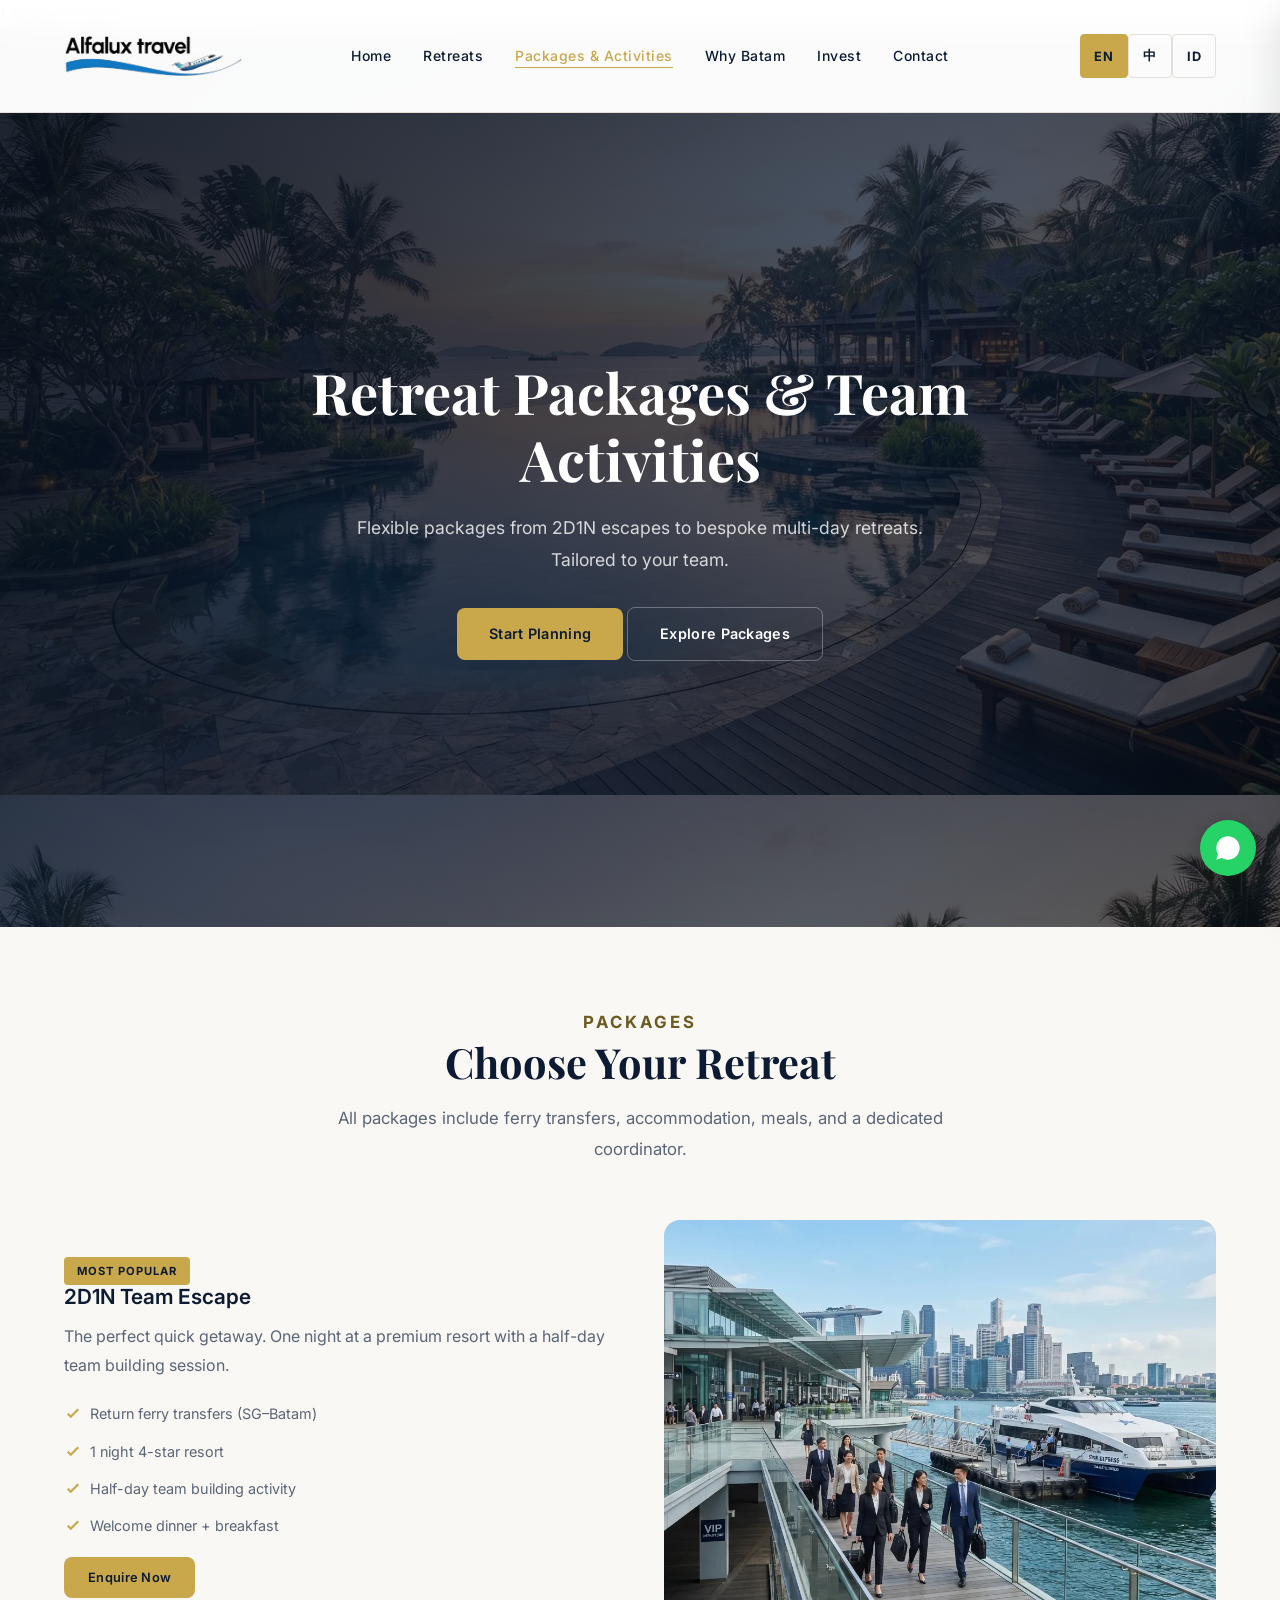
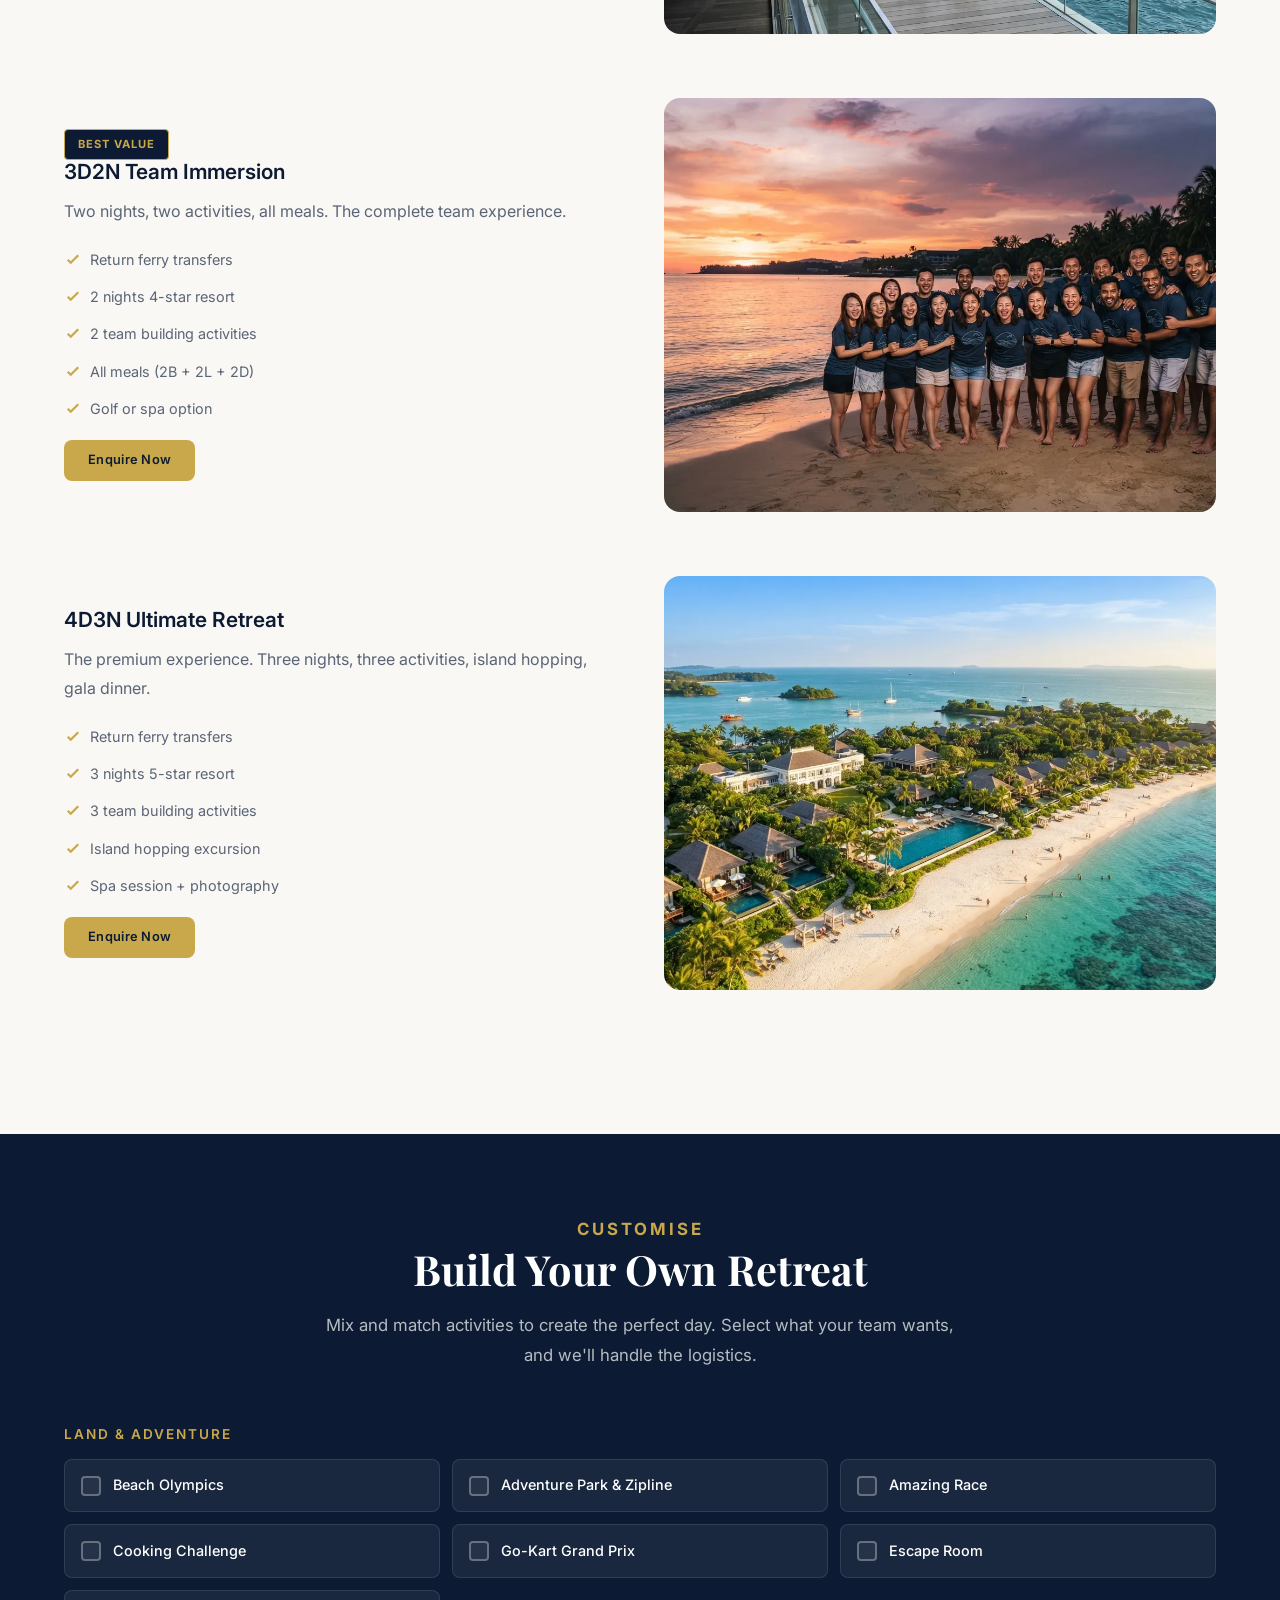
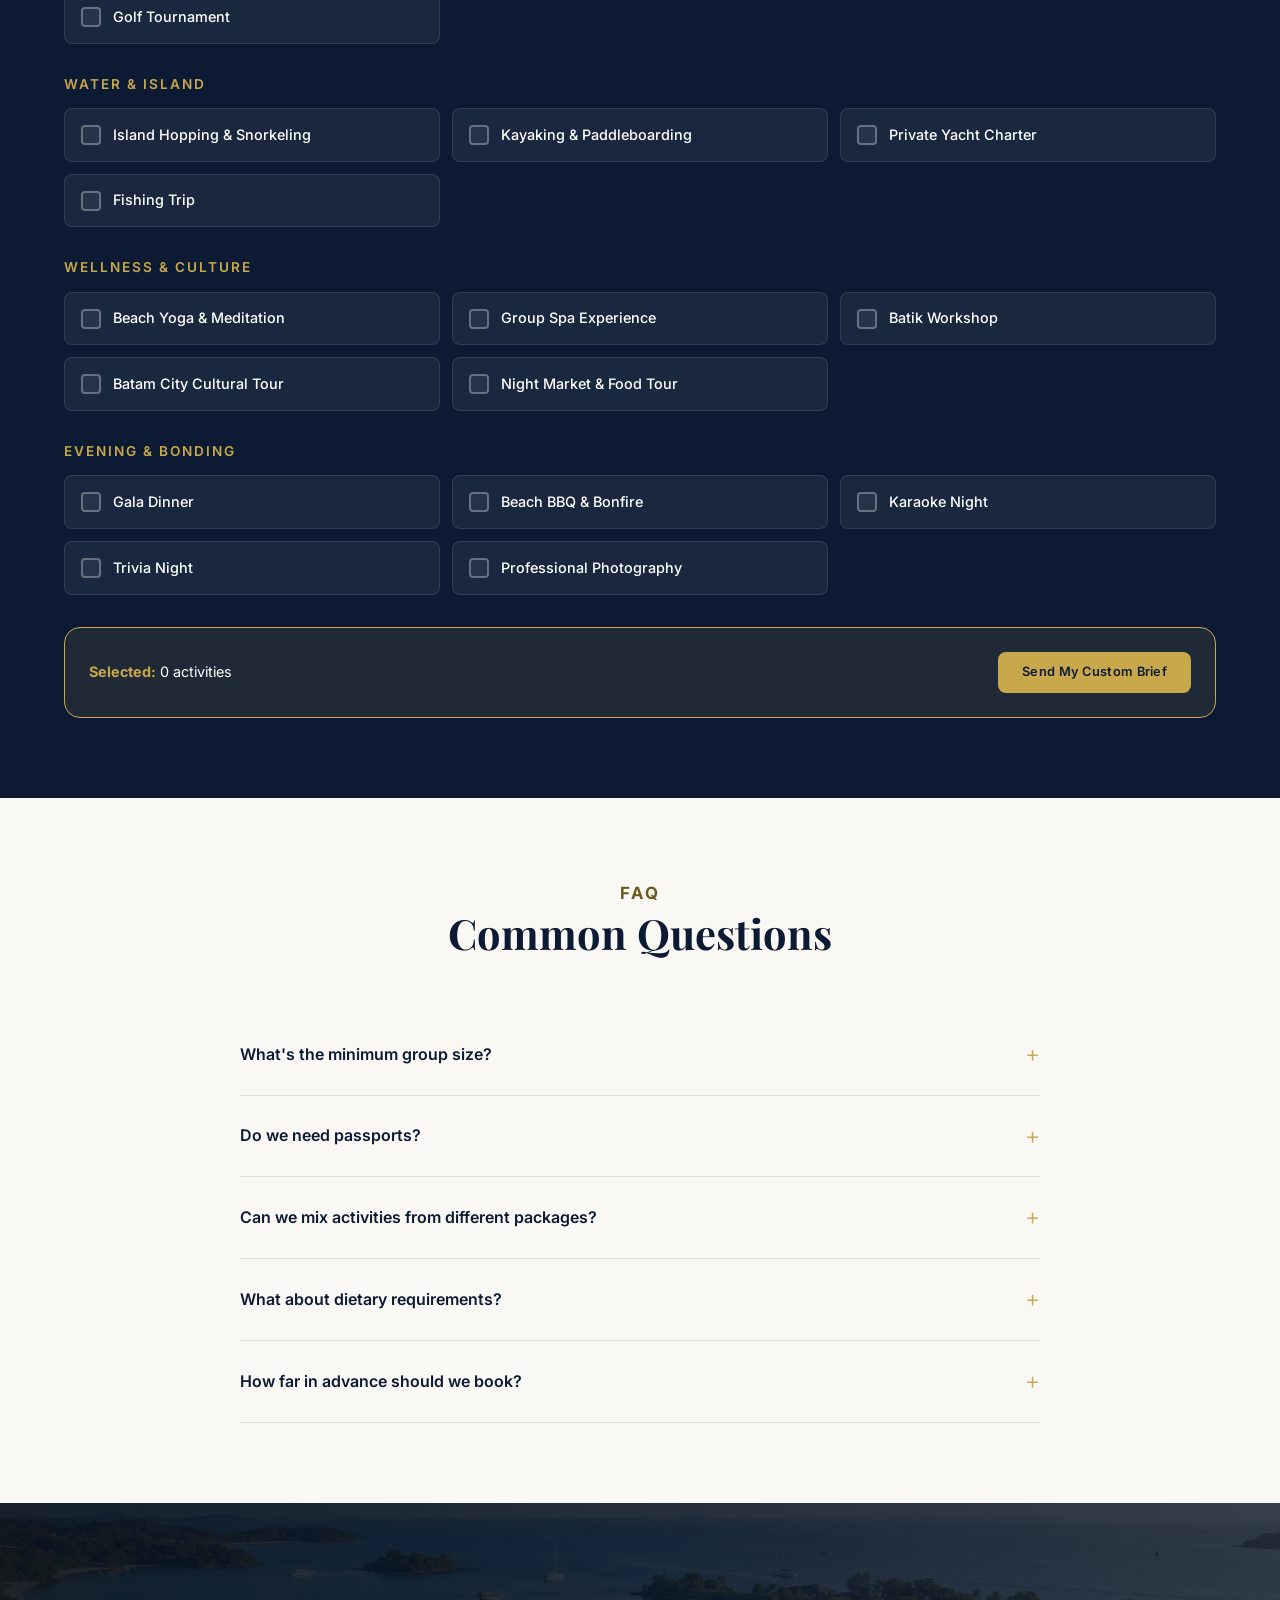
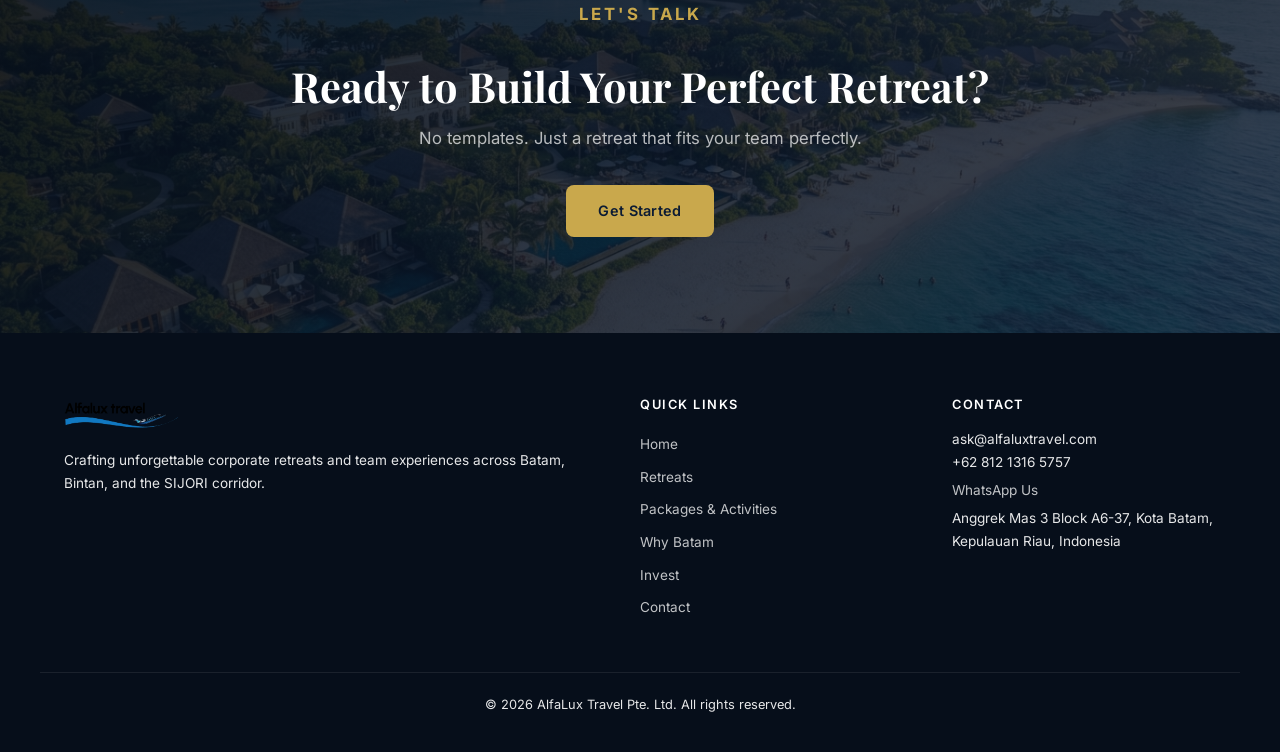
<file: tours-and-packages.html>
<!DOCTYPE html>
<html lang="en">
<head>
  <meta charset="UTF-8"><meta name="viewport" content="width=device-width, initial-scale=1.0">
  <title data-t="nav_packages">Packages</title> | AlfaLux Travel</title>
  <meta name="description" data-t="" content="Corporate retreat packages in Batam & Bintan. Choose a package or build your own with 15+ team building activities.">
  <link rel="icon" type="image/png" href="assets/alfalux-logo.png">
  <link rel="preconnect" href="https://fonts.googleapis.com"><link rel="preconnect" href="https://fonts.gstatic.com" crossorigin>
  <link href="https://fonts.googleapis.com/css2?family=Playfair+Display:wght@400;600;700&family=Inter:wght@400;500;600;700&display=swap" rel="stylesheet">
  <link rel="stylesheet" href="css/styles.css">
<noscript><style>.animate-in{opacity:1!important;transform:none!important;}</style></noscript>
</head>
<body>
  <header class="exec-header"><div class="header-inner">
    <a href="index.html" class="logo"><img src="assets/logo_alfalux_black.png" alt="AlfaLux Travel" width="200" height="56"></a>
    <nav><ul class="nav-links">
      <li><a href="index.html" data-t="nav_home">Home</a></li>
      <li><a href="corporate-retreats.html" data-t="nav_retreats">Retreats</a></li>
      <li><a href="tours-and-packages.html" class="active" data-t="nav_packages">Packages</a></li>
      <li><a href="why-invest-sijori.html" data-t="nav_why_batam">Why Batam</a></li>
      <li><a href="invest-batam.html" data-t="nav_invest">Invest in Batam</a></li>
      <li><a href="contact.html" data-t="nav_contact">Contact</a></li>
    </ul></nav>
    <button class="nav-toggle" aria-label="Toggle menu"><span></span><span></span><span></span></button>
    <div class="lang-switcher"><button class="lang-btn" data-lang="en">EN</button><button class="lang-btn" data-lang="zh">中</button><button class="lang-btn" data-lang="id">ID</button></div>
  </div></header>
  <div class="mobile-overlay"></div>
  <div class="mobile-menu">
    <a href="index.html" data-t="nav_home">Home</a><a href="corporate-retreats.html" data-t="mobile_corporate">Corporate Retreats</a>
    <a href="tours-and-packages.html" data-t="mobile_packages">Packages & Activities</a><a href="why-invest-sijori.html" data-t="nav_why_batam">Why Batam</a>
    <a href="invest-batam.html" data-t="nav_invest">Invest in Batam</a><a href="contact.html" data-t="nav_contact">Contact</a>
  </div>

  <main>
  <section class="hero" style="background-image: image-set(url('assets/resort-pool-area.webp') type('image/webp'), url('assets/resort-pool-area.jpg') type('image/jpeg'));">
    <div class="hero-overlay"></div>
    <div class="container hero-content animate-in">
      <h1 data-t="pkg_hero_title">Retreat Packages & Team Activities</h1>
      <p data-t="pkg_hero_subtitle">Flexible packages from 2D1N escapes to bespoke multi-day retreats. Tailored to your team.</p>
      <div class="hero-buttons">
        <a href="contact.html" class="btn btn-gold" data-t="hero_cta">Start Planning</a>
        <a href="tours-and-packages.html" class="btn btn-outline" data-t="hero_cta2">Explore Packages</a>
      </div>
    </div>
  </section>

  <!-- PACKAGES -->
  <section class="section"><div class="container">
    <div class="section-header animate-in">
      <p class="section-label" data-t="pkg_label">Packages</p>
      <h2 data-t="pkg_title">Choose Your Retreat</h2>
      <p data-t="pkg_desc">All packages include ferry transfers, accommodation, meals, and a dedicated coordinator.</p>
    </div>
    <div class="image-text-block animate-in">
      <div class="text-side">
        <div class="card-badge" data-t="pkg1_badge">Most Popular</div>
        <h3 data-t="pkg1_title">2D1N Team Escape</h3>
        <p data-t="pkg1_desc">The perfect quick getaway. One night at a premium resort with a half-day team building session.</p>
        <ul class="feature-list"><li data-t="pkg1_li1">Return ferry transfers (SG–Batam)</li><li data-t="pkg1_li2">1 night 4-star resort</li><li data-t="pkg1_li3">Half-day team building activity</li><li data-t="pkg1_li4">Welcome dinner + breakfast</li></ul>
        <a href="contact.html" class="btn btn-gold btn-sm" data-t="enquire">Enquire Now</a>
      </div>
      <div class="image-side"><picture><source srcset="assets/ferry-vip-arrival.webp" type="image/webp"><img src="assets/ferry-vip-arrival.jpg" alt="VIP ferry arrival" loading="lazy"></picture></div>
    </div>
    <div class="image-text-block reverse animate-in">
      <div class="image-side"><picture><source srcset="assets/team-group-sunset.webp" type="image/webp"><img src="assets/team-group-sunset.jpg" alt="Team group" loading="lazy"></picture></div>
      <div class="text-side">
        <div class="card-badge gold" data-t="pkg2_badge">Best Value</div>
        <h3 data-t="pkg2_title">3D2N Team Immersion</h3>
        <p data-t="pkg2_desc">Two nights, two activities, all meals. The complete team experience.</p>
        <ul class="feature-list"><li data-t="pkg2_li1">Return ferry transfers</li><li data-t="pkg2_li2">2 nights 4-star resort</li><li data-t="pkg2_li3">2 team building activities</li><li data-t="pkg2_li4">All meals (2B + 2L + 2D)</li><li data-t="pkg2_li5">Golf or spa option</li></ul>
        <a href="contact.html" class="btn btn-gold btn-sm" data-t="enquire">Enquire Now</a>
      </div>
    </div>
    <div class="image-text-block animate-in">
      <div class="text-side">
        <h3 data-t="pkg3_title">4D3N Ultimate Retreat</h3>
        <p data-t="pkg3_desc">The premium experience. Three nights, three activities, island hopping, gala dinner.</p>
        <ul class="feature-list"><li data-t="pkg3_li1">Return ferry transfers</li><li data-t="pkg3_li2">3 nights 5-star resort</li><li data-t="pkg3_li3">3 team building activities</li><li data-t="pkg3_li4">Island hopping excursion</li><li data-t="pkg3_li5">Spa session + photography</li></ul>
        <a href="contact.html" class="btn btn-gold btn-sm" data-t="enquire">Enquire Now</a>
      </div>
      <div class="image-side"><picture><source srcset="assets/batam-aerial-resort.webp" type="image/webp"><img src="assets/batam-aerial-resort.jpg" alt="Resort view" loading="lazy"></picture></div>
    </div>
  </div></section>

  <!-- BUILD YOUR OWN -->
  <section class="section section-dark"><div class="container">
    <div class="section-header animate-in">
      <p class="section-label" data-t="build_label">Customise</p>
      <h2 data-t="build_title">Build Your Own Retreat</h2>
      <p data-t="build_desc">Mix and match activities to create the perfect day. Select what your team wants, and we'll handle the logistics.</p>
    </div>

    <div class="activity-builder animate-in" id="activity-builder">
      <h3 style="margin-bottom:1rem; color:var(--gold); font-family:'Inter',sans-serif; font-size:.85rem; letter-spacing:2px; text-transform:uppercase;" data-t="cat_land">Land &amp; Adventure</h3>
      <div class="activity-grid">
        <label class="activity-option"><input type="checkbox" name="activity" value="beach-olympics"> <span class="activity-check"></span><span class="activity-name" data-t="act_beach_olympics">Beach Olympics</span></label>
        <label class="activity-option"><input type="checkbox" name="activity" value="adventure-park"> <span class="activity-check"></span><span class="activity-name" data-t="act_adventure_park">Adventure Park &amp; Zipline</span></label>
        <label class="activity-option"><input type="checkbox" name="activity" value="amazing-race"> <span class="activity-check"></span><span class="activity-name" data-t="act_amazing_race">Amazing Race</span></label>
        <label class="activity-option"><input type="checkbox" name="activity" value="cooking"> <span class="activity-check"></span><span class="activity-name" data-t="act_cooking">Cooking Challenge</span></label>
        <label class="activity-option"><input type="checkbox" name="activity" value="go-kart"> <span class="activity-check"></span><span class="activity-name" data-t="act_go_kart">Go-Kart Grand Prix</span></label>
        <label class="activity-option"><input type="checkbox" name="activity" value="escape-room"> <span class="activity-check"></span><span class="activity-name" data-t="act_escape_room">Escape Room</span></label>
        <label class="activity-option"><input type="checkbox" name="activity" value="golf"> <span class="activity-check"></span><span class="activity-name" data-t="act_golf">Golf Tournament</span></label>
      </div>
      <h3 style="margin:2rem 0 1rem; color:var(--gold); font-family:'Inter',sans-serif; font-size:.85rem; letter-spacing:2px; text-transform:uppercase;" data-t="cat_water">Water &amp; Island</h3>
      <div class="activity-grid">
        <label class="activity-option"><input type="checkbox" name="activity" value="island-hopping"> <span class="activity-check"></span><span class="activity-name" data-t="act_island_hopping">Island Hopping &amp; Snorkeling</span></label>
        <label class="activity-option"><input type="checkbox" name="activity" value="kayak"> <span class="activity-check"></span><span class="activity-name" data-t="act_kayak">Kayaking &amp; Paddleboarding</span></label>
        <label class="activity-option"><input type="checkbox" name="activity" value="yacht"> <span class="activity-check"></span><span class="activity-name" data-t="act_yacht">Private Yacht Charter</span></label>
        <label class="activity-option"><input type="checkbox" name="activity" value="fishing"> <span class="activity-check"></span><span class="activity-name" data-t="act_fishing">Fishing Trip</span></label>
      </div>
      <h3 style="margin:2rem 0 1rem; color:var(--gold); font-family:'Inter',sans-serif; font-size:.85rem; letter-spacing:2px; text-transform:uppercase;" data-t="cat_wellness">Wellness &amp; Culture</h3>
      <div class="activity-grid">
        <label class="activity-option"><input type="checkbox" name="activity" value="yoga"> <span class="activity-check"></span><span class="activity-name" data-t="act_yoga">Beach Yoga &amp; Meditation</span></label>
        <label class="activity-option"><input type="checkbox" name="activity" value="spa"> <span class="activity-check"></span><span class="activity-name" data-t="act_spa">Group Spa Experience</span></label>
        <label class="activity-option"><input type="checkbox" name="activity" value="batik"> <span class="activity-check"></span><span class="activity-name" data-t="act_batik">Batik Workshop</span></label>
        <label class="activity-option"><input type="checkbox" name="activity" value="cultural-tour"> <span class="activity-check"></span><span class="activity-name" data-t="act_cultural">Batam City Cultural Tour</span></label>
        <label class="activity-option"><input type="checkbox" name="activity" value="food-tour"> <span class="activity-check"></span><span class="activity-name" data-t="act_food">Night Market &amp; Food Tour</span></label>
      </div>
      <h3 style="margin:2rem 0 1rem; color:var(--gold); font-family:'Inter',sans-serif; font-size:.85rem; letter-spacing:2px; text-transform:uppercase;" data-t="cat_evening">Evening &amp; Bonding</h3>
      <div class="activity-grid">
        <label class="activity-option"><input type="checkbox" name="activity" value="gala-dinner"> <span class="activity-check"></span><span class="activity-name" data-t="act_gala">Gala Dinner</span></label>
        <label class="activity-option"><input type="checkbox" name="activity" value="beach-bbq"> <span class="activity-check"></span><span class="activity-name" data-t="act_bbq">Beach BBQ &amp; Bonfire</span></label>
        <label class="activity-option"><input type="checkbox" name="activity" value="karaoke"> <span class="activity-check"></span><span class="activity-name" data-t="act_karaoke">Karaoke Night</span></label>
        <label class="activity-option"><input type="checkbox" name="activity" value="trivia"> <span class="activity-check"></span><span class="activity-name" data-t="act_trivia">Trivia Night</span></label>
        <label class="activity-option"><input type="checkbox" name="activity" value="photography"> <span class="activity-check"></span><span class="activity-name" data-t="act_photo">Professional Photography</span></label>
      </div>
      <div class="builder-summary" id="builder-summary">
        <div><strong data-t="selected">Selected:</strong> <span id="selected-count">0</span> <span data-t="activities_count">activities</span></div>
        <a href="contact.html" class="btn btn-gold btn-sm" data-t="send_brief">Send My Custom Brief</a>
      </div>
    </div>
  </div></section>

  <!-- FAQ -->
  <section class="section"><div class="container">
    <div class="section-header animate-in"><p class="section-label" data-t="faq_label">FAQ</p><h2 data-t="faq_title">Common Questions</h2></div>
    <div class="faq-list animate-in">
      <div class="faq-item"><div class="faq-q" data-t="faq_q1">What's the minimum group size?</div><div class="faq-a" data-t="faq_a1">We cater to groups from 10 to 200+. For smaller teams (under 15), we can design a private experience or join you with other groups.</div></div>
      <div class="faq-item"><div class="faq-q" data-t="faq_q2">Do we need passports?</div><div class="faq-a" data-t="faq_a2">Yes — Batam is in Indonesia. Most nationalities get visa-free entry for up to 30 days. We'll guide you through the requirements.</div></div>
      <div class="faq-item"><div class="faq-q" data-t="faq_q3">Can we mix activities from different packages?</div><div class="faq-a" data-t="faq_a3">Absolutely. Every package is a starting point. Use the activity builder above or tell us what you want — we'll design the programme.</div></div>
      <div class="faq-item"><div class="faq-q" data-t="faq_q4">What about dietary requirements?</div><div class="faq-a" data-t="faq_a4">We handle halal, vegetarian, vegan, gluten-free, and allergies. Just let us know during booking.</div></div>
      <div class="faq-item"><div class="faq-q" data-t="faq_q5">How far in advance should we book?</div><div class="faq-a" data-t="faq_a5">We recommend 4–6 weeks for groups over 50. Smaller groups can sometimes be arranged with 2 weeks' notice.</div></div>
    </div>
  </div></section>

  <section class="cta-section" style="background-image: url('assets/batam-aerial-resort.jpg');"><div class="cta-overlay"></div>
    <div class="container cta-content animate-in">
      <p class="section-label" style="color:var(--gold);" data-t="cta_label">Let's Talk</p>
      <h2 data-t="cta_title">Ready to Build Your Perfect Retreat?</h2>
      <p data-t="cta_desc">No templates. Just a retreat that fits your team perfectly.</p>
      <a href="contact.html" class="btn btn-gold" data-t="cta_button">Get Started</a>
    </div>
  </section>

  </main>

  <footer><div class="container footer-grid">
    <div class="footer-col"><div class="footer-logo"><img src="assets/logo_alfalux_black.png" alt="AlfaLux Travel" width="140" height="40" style="height:36px;width:auto;max-width:120px;"></div><p data-t="footer_logo_desc">Crafting unforgettable corporate retreats and team experiences across Batam, Bintan, and the SIJORI corridor.</p></div>
    <div class="footer-col"><h3 data-t="footer_quick_links">Quick Links</h3><a href="index.html" data-t="nav_home">Home</a><a href="corporate-retreats.html" data-t="nav_retreats">Corporate Retreats</a><a href="tours-and-packages.html" data-t="mobile_packages">Packages &amp; Activities</a><a href="why-invest-sijori.html" data-t="nav_why_batam">Why Batam</a>
    <a href="invest-batam.html" data-t="nav_invest">Invest in Batam</a>
    <a href="contact.html" data-t="nav_contact">Contact</a></div>
    <div class="footer-col"><h3 data-t="footer_contact">Contact</h3><p>ask@alfaluxtravel.com</p><p>+62 812 1316 5757</p><a href="https://wa.me/6281213165757" data-t="footer_whatsapp">WhatsApp Us</a><p data-t="footer_locations">Anggrek Mas 3 Block A6-37, Kota Batam, Kepulauan Riau, Indonesia</p></div>
  </div><div class="container footer-bottom"><p data-t="footer_copyright">&copy; 2026 AlfaLux Travel Pte. Ltd. All rights reserved.</p></div></footer>
  <a href="https://wa.me/6281213165757" class="wa-float" aria-label="Chat on WhatsApp"><svg viewBox="0 0 24 24"><path d="M17.472 14.382c-.297-.149-1.758-.867-2.03-.967-.273-.099-.471-.148-.67.15-.197.297-.767.966-.94 1.164-.173.199-.347.223-.644.075-.297-.15-1.255-.463-2.39-1.475-.883-.788-1.48-1.761-1.653-2.059-.173-.297-.018-.458.13-.606.134-.133.298-.347.446-.52.149-.174.198-.298.298-.497.099-.198.05-.371-.025-.52-.075-.149-.669-1.612-.916-2.207-.242-.579-.487-.5-.669-.51-.173-.008-.371-.01-.57-.01-.198 0-.52.074-.792.372-.272.297-1.04 1.016-1.04 2.479 0 1.462 1.065 2.875 1.213 3.074.149.198 2.096 3.2 5.077 4.487.709.306 1.262.489 1.694.625.712.227 1.36.195 1.871.118.571-.085 1.758-.719 2.006-1.413.248-.694.248-1.289.173-1.413-.074-.124-.272-.198-.57-.347z"/><path d="M12 2C6.477 2 2 6.477 2 12c0 1.89.525 3.66 1.438 5.168L2 22l4.832-1.438A9.955 9.955 0 0012 22c5.523 0 10-4.477 10-10S17.523 2 12 2z"/></svg></a>
  <script src="js/main.js?v=2"></script>
</body>
</html>
</file>
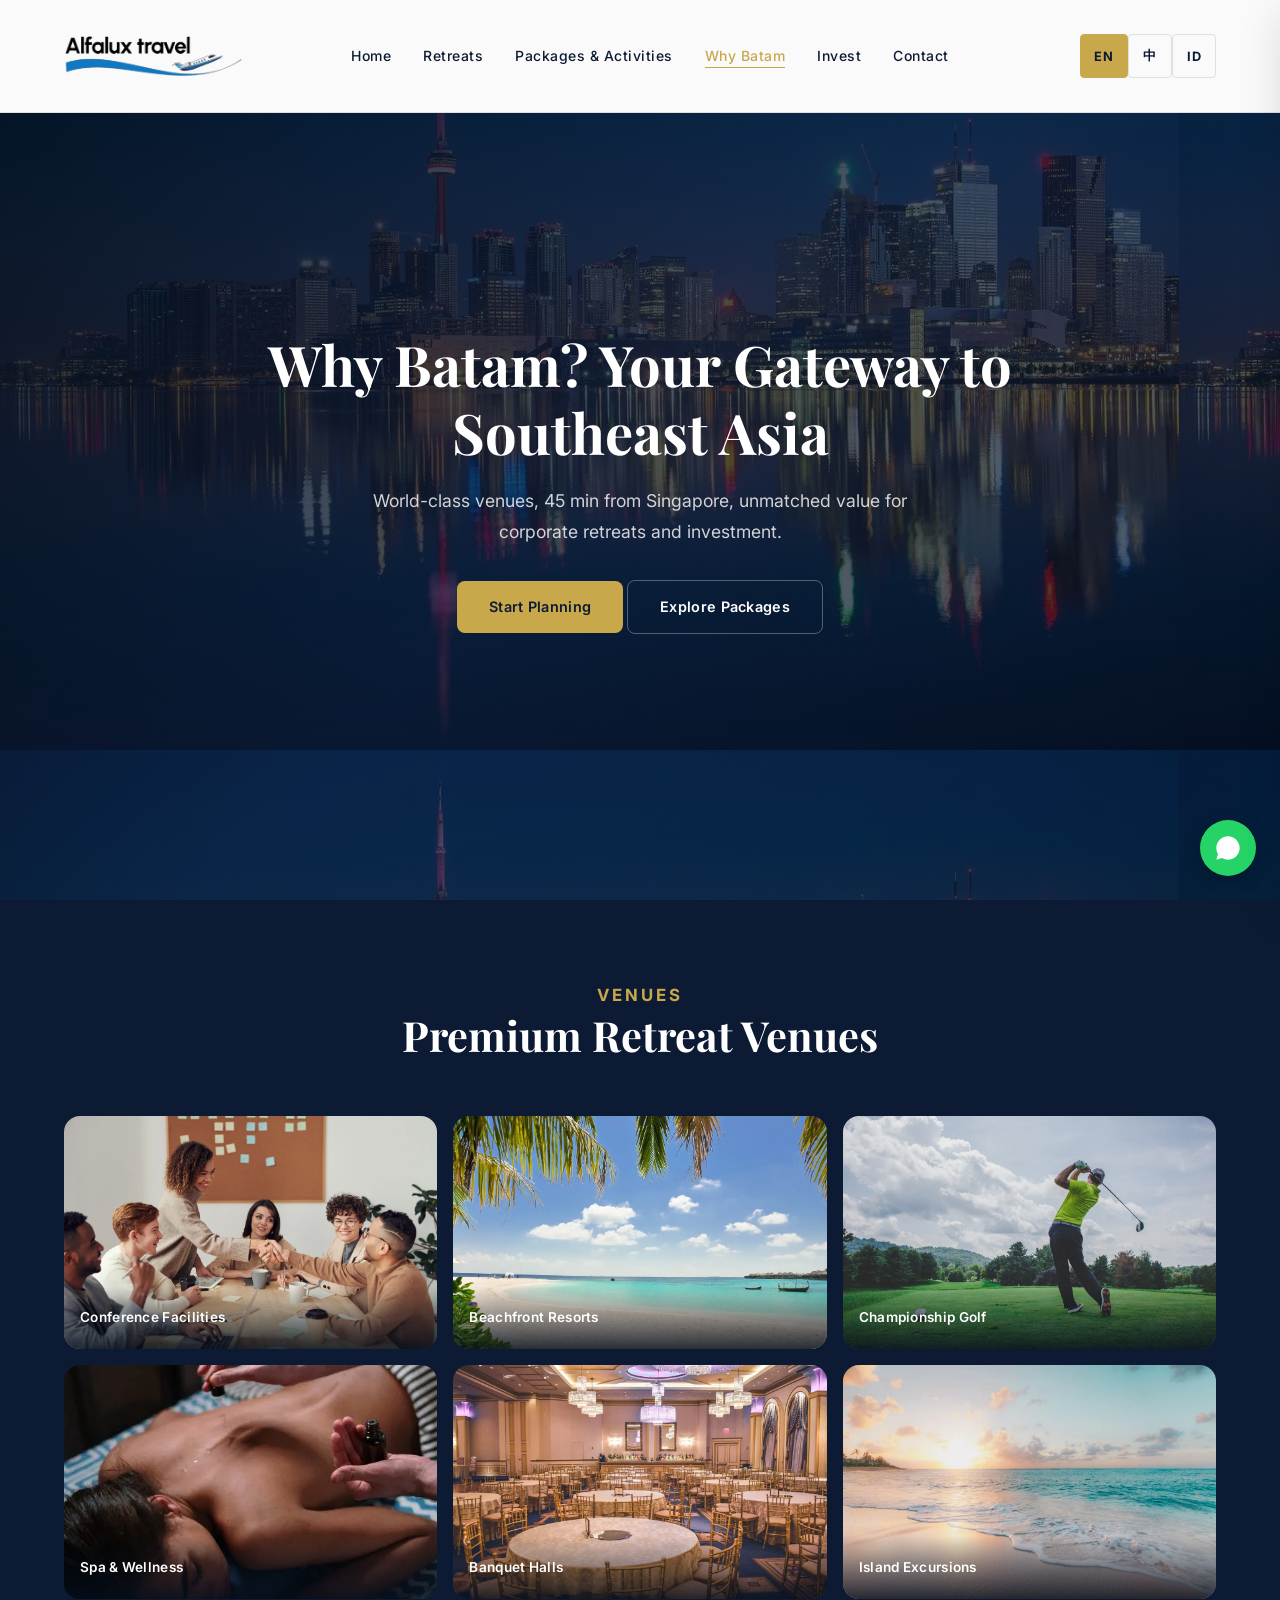
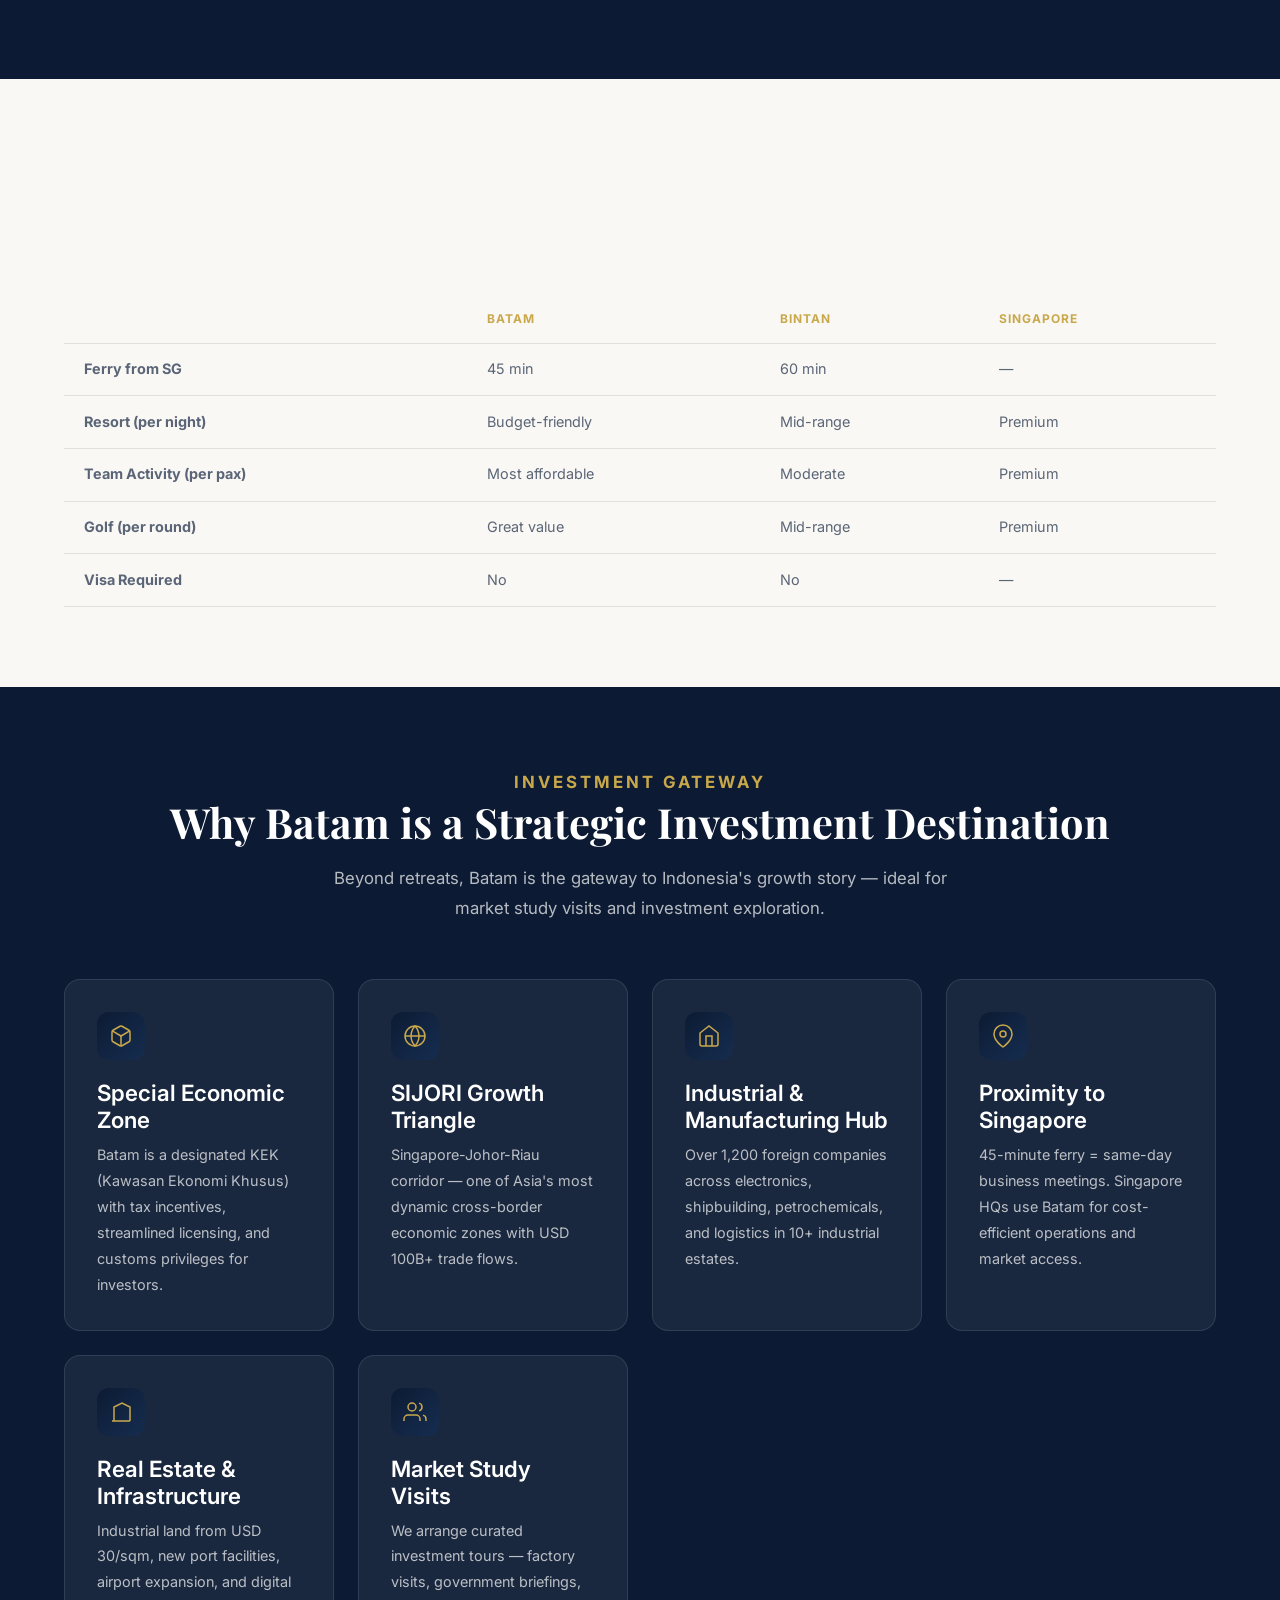
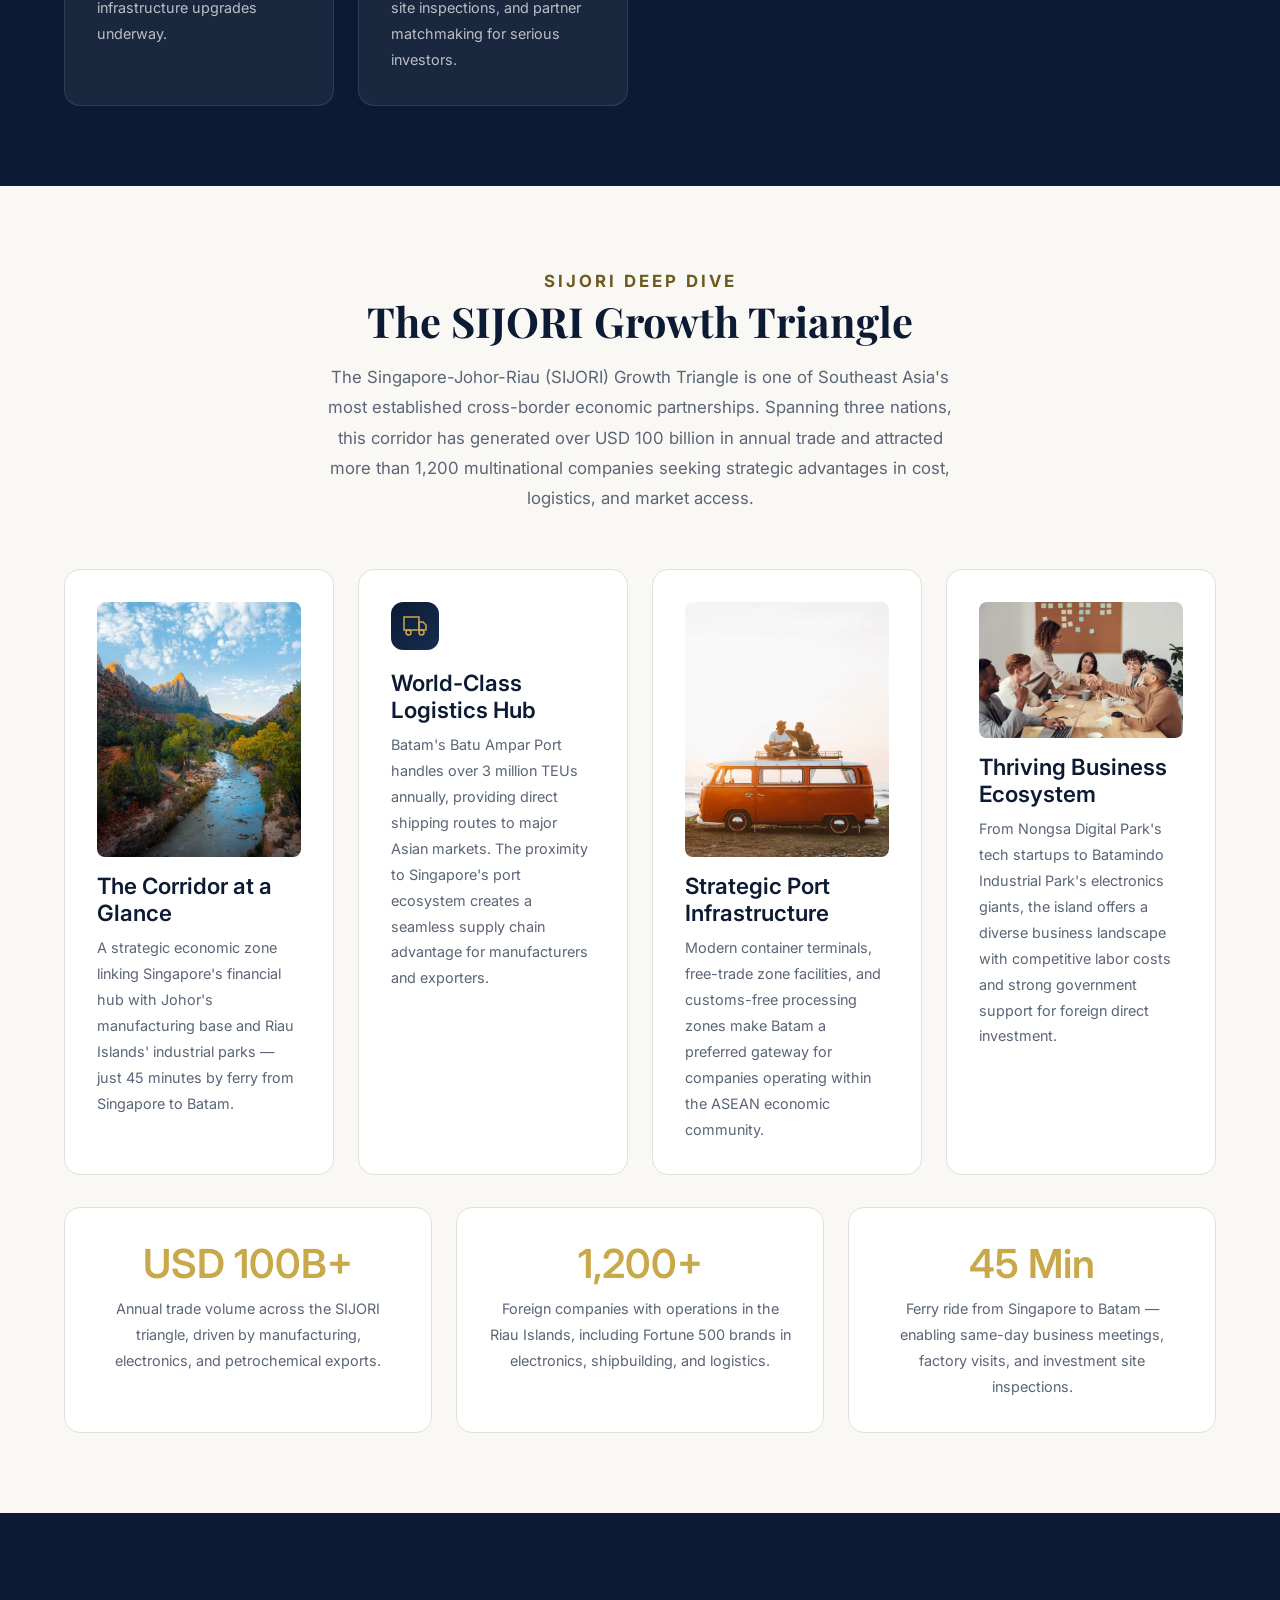
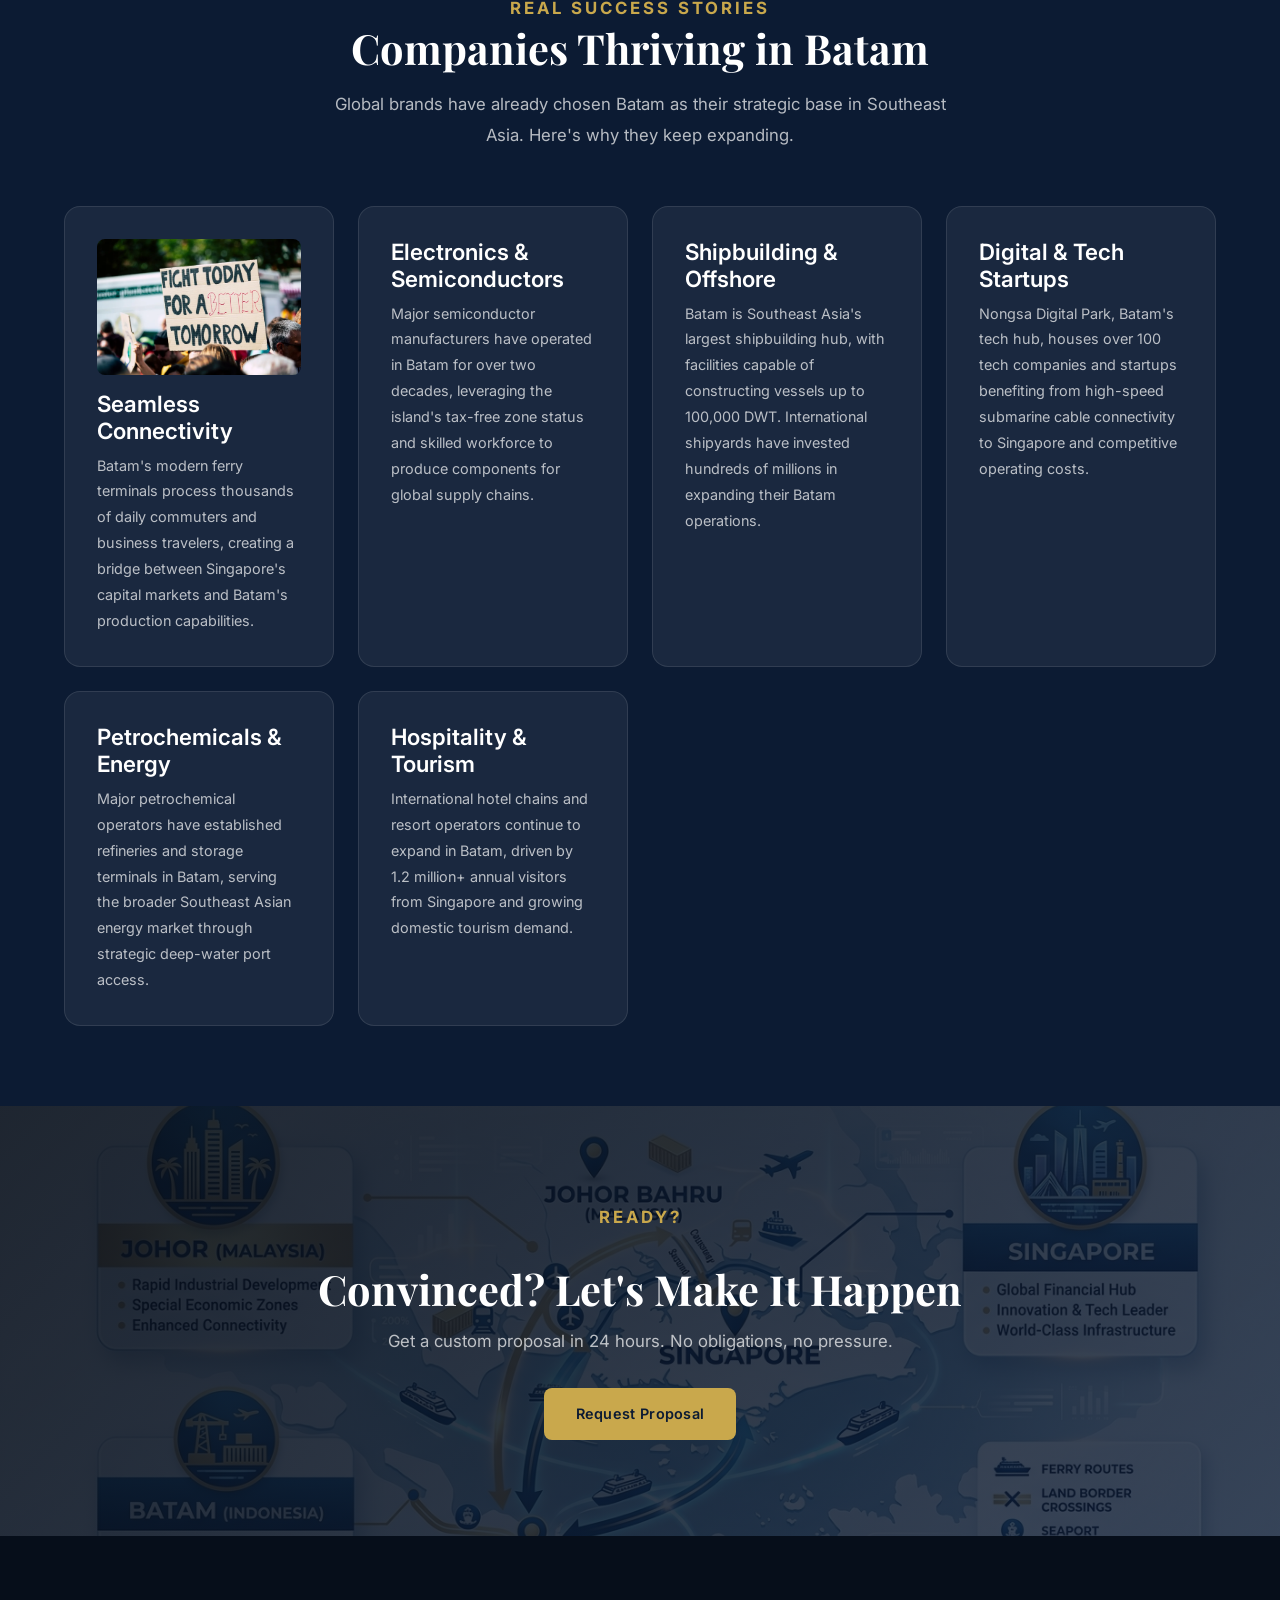
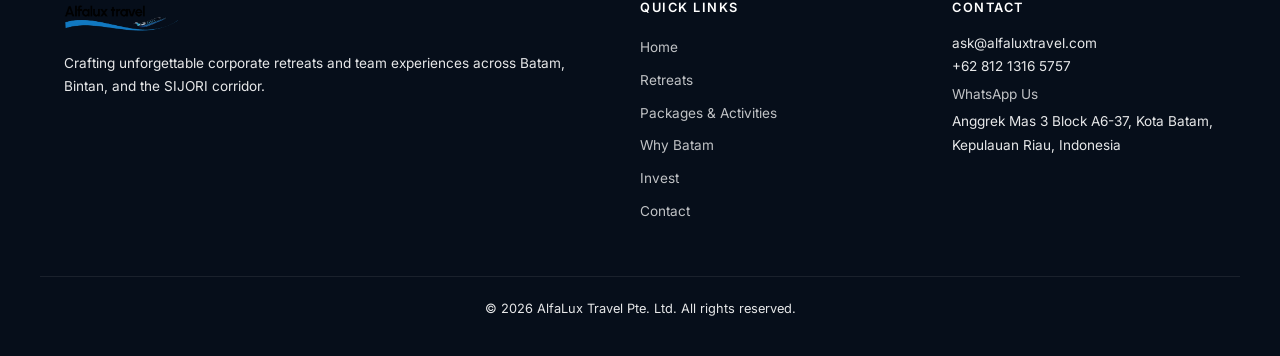
<file: why-invest-sijori.html>
<!DOCTYPE html>
<html lang="en">
<head>
  <meta charset="UTF-8"><meta name="viewport" content="width=device-width, initial-scale=1.0">
  <title data-t="page_title">Why Choose Batam for Your Retreat | AlfaLux Travel</title>
  <meta name="description" content="Discover why Batam is the top corporate retreat destination — 45 min from Singapore, premium resorts, golf, and unbeatable value.">
  <link rel="icon" type="image/png" href="assets/alfalux-logo.png">
  <link rel="preconnect" href="https://fonts.googleapis.com"><link rel="preconnect" href="https://fonts.gstatic.com" crossorigin>
  <link href="https://fonts.googleapis.com/css2?family=Playfair+Display:wght@400;600;700&family=Inter:wght@400;500;600;700&display=swap" rel="stylesheet">
  <link rel="stylesheet" href="css/styles.css">
<noscript><style>.animate-in{opacity:1!important;transform:none!important;}</style></noscript>
</head>
<body>
  <header class="exec-header"><div class="header-inner">
    <a href="index.html" class="logo"><img src="assets/logo_alfalux_black.png" alt="AlfaLux Travel" width="200" height="56"></a>
    <nav><ul class="nav-links">
      <li><a href="index.html" data-t="nav_home">Home</a></li>
      <li><a href="corporate-retreats.html" data-t="nav_retreats">Retreats</a></li>
      <li><a href="tours-and-packages.html" data-t="nav_packages">Packages</a></li>
      <li><a href="why-invest-sijori.html" class="active" data-t="nav_why_batam">Why Batam</a></li>
      <li><a href="invest-batam.html" data-t="nav_invest">Invest in Batam</a></li>
      <li><a href="contact.html" data-t="nav_contact">Contact</a></li>
    </ul></nav>
    <button class="nav-toggle" aria-label="Toggle menu"><span></span><span></span><span></span></button>
    <div class="lang-switcher"><button class="lang-btn" data-lang="en">EN</button><button class="lang-btn" data-lang="zh">中</button><button class="lang-btn" data-lang="id">ID</button></div>
  </div></header>
  <div class="mobile-overlay"></div>
  <div class="mobile-menu">
    <a href="index.html" data-t="nav_home">Home</a><a href="corporate-retreats.html" data-t="nav_retreats">Corporate Retreats</a>
    <a href="tours-and-packages.html" data-t="nav_packages">Packages & Activities</a><a href="why-invest-sijori.html" data-t="nav_why_batam">Why Batam</a>
    <a href="invest-batam.html" data-t="nav_invest">Invest in Batam</a><a href="contact.html" data-t="nav_contact">Contact</a>
  </div>

  <main>
  <section class="hero" style="background-image: image-set(url('assets/batam-skyline.webp') type('image/webp'), url('assets/batam-skyline.jpg') type('image/jpeg'));">
    <div class="hero-overlay"></div>
    <div class="container hero-content animate-in">
      <h1 data-t="why_hero_title">Why Batam? Your Gateway to Southeast Asia</h1>
      <p data-t="why_hero_subtitle">World-class venues, 45 min from Singapore, unmatched value for corporate retreats and investment.</p>
      <div class="hero-buttons">
        <a href="contact.html" class="btn btn-gold" data-t="hero_cta">Start Planning</a>
        <a href="tours-and-packages.html" class="btn btn-outline" data-t="hero_cta2">Explore Packages</a>
      </div>
    </div>
  </section>

  <!-- HERO / VENUES -->
  <section class="section section-dark"><div class="container">
    <div class="section-header animate-in">
      <p class="section-label" data-t="venues_label">Venues</p>
      <h2 data-t="venues_title">Premium Retreat Venues</h2>
    </div>
    <div class="gallery-grid">
      <div class="gallery-item animate-in"><picture><source srcset="assets/venue-conference.webp" type="image/webp"><img src="assets/venue-conference.jpg" alt="Modern conference room with AV setup for corporate retreats" loading="lazy"></picture><div class="gallery-label" data-t="venue1_label">Conference Facilities</div></div>
      <div class="gallery-item animate-in"><picture><source srcset="assets/venue-beachfront.webp" type="image/webp"><img src="assets/venue-beachfront.jpg" alt="Premium beachfront resort with private pool villas" loading="lazy"></picture><div class="gallery-label" data-t="venue2_label">Beachfront Resorts</div></div>
      <div class="gallery-item animate-in"><picture><source srcset="assets/venue-golf.webp" type="image/webp"><img src="assets/venue-golf.jpg" alt="Championship golf course with ocean views" loading="lazy"></picture><div class="gallery-label" data-t="venue3_label">Championship Golf</div></div>
      <div class="gallery-item animate-in"><picture><source srcset="assets/venue-spa.webp" type="image/webp"><img src="assets/venue-spa.jpg" alt="Tranquil spa and wellness center" loading="lazy"></picture><div class="gallery-label" data-t="venue4_label">Spa &amp; Wellness</div></div>
      <div class="gallery-item animate-in"><picture><source srcset="assets/venue-banquet.webp" type="image/webp"><img src="assets/venue-banquet.jpg" alt="Elegant banquet hall for corporate galas" loading="lazy"></picture><div class="gallery-label" data-t="venue5_label">Banquet Halls</div></div>
      <div class="gallery-item animate-in"><picture><source srcset="assets/venue-island.webp" type="image/webp"><img src="assets/venue-island.jpg" alt="Scenic island panorama from Batam" loading="lazy"></picture><div class="gallery-label" data-t="venue6_label">Island Excursions</div></div>
    </div>
  </div></section>

  <!-- COMPARISON -->
  <section class="section"><div class="container">
    <div class="section-header animate-in"><p class="section-label" data-t="comparison_label">Comparison</p><h2 data-t="comparison_title">Batam vs Alternatives</h2></div>
    <div class="comparison-table animate-in"><table>
      <thead><tr><th></th><th data-t="comp_header_batam">Batam</th><th data-t="comp_header_bintan">Bintan</th><th data-t="comp_header_sg">Singapore</th></tr></thead>
      <tbody>
        <tr><td data-t="comp_row1"><strong data-t="comp_row1_label">Ferry from SG</strong></td><td data-t="comp_batam_r1">45 min</td><td data-t="comp_bintan_r1">60 min</td><td data-t="comp_sg_r1">—</td></tr>
        <tr><td data-t="comp_row2"><strong data-t="comp_row2_label">Resort (per night)</strong></td><td data-t="comp_batam_r2">Budget-friendly</td><td data-t="comp_bintan_r2">Mid-range</td><td data-t="comp_sg_r2">Premium</td></tr>
        <tr><td data-t="comp_row3"><strong data-t="comp_row3_label">Team Activity (per pax)</strong></td><td data-t="comp_batam_r3">Most affordable</td><td data-t="comp_bintan_r3">Moderate</td><td data-t="comp_sg_r3">Premium</td></tr>
        <tr><td data-t="comp_row4"><strong data-t="comp_row4_label">Golf (per round)</strong></td><td data-t="comp_batam_r4">Great value</td><td data-t="comp_bintan_r4">Mid-range</td><td data-t="comp_sg_r4">Premium</td></tr>
        <tr><td data-t="comp_row5"><strong data-t="comp_row5_label">Visa Required</strong></td><td data-t="comp_batam_r5">No</td><td data-t="comp_bintan_r5">No</td><td data-t="comp_sg_r5">—</td></tr>
      </tbody>
    </table></div>
  </div></section>

  <!-- INVESTMENT POTENTIAL -->
  <section class="section section-dark"><div class="container">
    <div class="section-header animate-in">
      <p class="section-label" data-t="invest_label">Investment Gateway</p>
      <h2 data-t="invest_title">Why Batam is a Strategic Investment Destination</h2>
      <p data-t="invest_desc">Beyond retreats, Batam is the gateway to Indonesia's growth story — ideal for market study visits and investment exploration.</p>
    </div>
    <div class="showcase-grid">
      <div class="showcase-card animate-in">
        <div class="showcase-icon"><svg viewBox="0 0 24 24"><path d="M21 16V8a2 2 0 00-1-1.73l-7-4a2 2 0 00-2 0l-7 4A2 2 0 003 8v8a2 2 0 001 1.73l7 4a2 2 0 002 0l7-4A2 2 0 0021 16z"/><polyline points="3.27 6.96 12 12.01 20.73 6.96"/><line x1="12" y1="22.08" x2="12" y2="12"/></svg></div>
        <h3 data-t="inv_card1_title">Special Economic Zone</h3>
        <p data-t="inv_card1_desc">Batam is a designated KEK (Kawasan Ekonomi Khusus) with tax incentives, streamlined licensing, and customs privileges for investors.</p>
      </div>
      <div class="showcase-card animate-in">
        <div class="showcase-icon"><svg viewBox="0 0 24 24"><circle cx="12" cy="12" r="10"/><line x1="2" y1="12" x2="22" y2="12"/><path d="M12 2a15.3 15.3 0 014 10 15.3 15.3 0 01-4 10 15.3 15.3 0 01-4-10 15.3 15.3 0 014-10z"/></svg></div>
        <h3 data-t="inv_card2_title">SIJORI Growth Triangle</h3>
        <p data-t="inv_card2_desc">Singapore-Johor-Riau corridor — one of Asia's most dynamic cross-border economic zones with USD 100B+ trade flows.</p>
      </div>
      <div class="showcase-card animate-in">
        <div class="showcase-icon"><svg viewBox="0 0 24 24"><path d="M3 9l9-7 9 7v11a2 2 0 01-2 2H5a2 2 0 01-2-2z"/><polyline points="9 22 9 12 15 12 15 22"/></svg></div>
        <h3 data-t="inv_card3_title">Industrial &amp; Manufacturing Hub</h3>
        <p data-t="inv_card3_desc">Over 1,200 foreign companies across electronics, shipbuilding, petrochemicals, and logistics in 10+ industrial estates.</p>
      </div>
      <div class="showcase-card animate-in">
        <div class="showcase-icon"><svg viewBox="0 0 24 24"><path d="M21 10c0 7-9 13-9 13s-9-6-9-13a9 9 0 0118 0z"/><circle cx="12" cy="10" r="3"/></svg></div>
        <h3 data-t="inv_card4_title">Proximity to Singapore</h3>
        <p data-t="inv_card4_desc">45-minute ferry = same-day business meetings. Singapore HQs use Batam for cost-efficient operations and market access.</p>
      </div>
      <div class="showcase-card animate-in">
        <div class="showcase-icon"><svg viewBox="0 0 24 24"><path d="M3 21h18"/><path d="M5 21V7l8-4 8 4v14"/></svg></div>
        <h3 data-t="inv_card5_title">Real Estate &amp; Infrastructure</h3>
        <p data-t="inv_card5_desc">Industrial land from USD 30/sqm, new port facilities, airport expansion, and digital infrastructure upgrades underway.</p>
      </div>
      <div class="showcase-card animate-in">
        <div class="showcase-icon"><svg viewBox="0 0 24 24"><path d="M17 21v-2a4 4 0 00-4-4H5a4 4 0 00-4 4v2"/><circle cx="9" cy="7" r="4"/><path d="M23 21v-2a4 4 0 00-3-3.87"/><path d="M16 3.13a4 4 0 010 7.75"/></svg></div>
        <h3 data-t="inv_card6_title">Market Study Visits</h3>
        <p data-t="inv_card6_desc">We arrange curated investment tours — factory visits, government briefings, site inspections, and partner matchmaking for serious investors.</p>
      </div>
    </div>
  </div></section>

  <!-- SIJORI GROWTH TRIANGLE DEEP DIVE -->
  <section class="section"><div class="container">
    <div class="section-header animate-in">
      <p class="section-label" data-t="sijori_label">SIJORI Deep Dive</p>
      <h2 data-t="sijori_title">The SIJORI Growth Triangle</h2>
      <p data-t="sijori_desc">The Singapore-Johor-Riau (SIJORI) Growth Triangle is one of Southeast Asia's most established cross-border economic partnerships. Spanning three nations, this corridor has generated over USD 100 billion in annual trade and attracted more than 1,200 multinational companies seeking strategic advantages in cost, logistics, and market access.</p>
    </div>
    <div class="showcase-grid animate-in">
      <div class="showcase-card">
        <picture><source srcset="assets/sijori-map.webp" type="image/webp"><img src="assets/sijori-map.jpg" alt="SIJORI Growth Triangle aerial view" loading="lazy" style="width:100%;border-radius:8px;margin-bottom:1rem;"></picture>
        <h3 data-t="sijori_map_title">The Corridor at a Glance</h3>
        <p data-t="sijori_map_desc">A strategic economic zone linking Singapore's financial hub with Johor's manufacturing base and Riau Islands' industrial parks — just 45 minutes by ferry from Singapore to Batam.</p>
      </div>
      <div class="showcase-card animate-in">
        <div class="showcase-icon"><svg viewBox="0 0 24 24"><rect x="1" y="3" width="15" height="13"/><polygon points="16 8 20 8 23 11 23 16 16 16 16 8"/><circle cx="5.5" cy="18.5" r="2.5"/><circle cx="18.5" cy="18.5" r="2.5"/></svg></div>
        <h3 data-t="sijori_logistics_title">World-Class Logistics Hub</h3>
        <p data-t="sijori_logistics_desc">Batam's Batu Ampar Port handles over 3 million TEUs annually, providing direct shipping routes to major Asian markets. The proximity to Singapore's port ecosystem creates a seamless supply chain advantage for manufacturers and exporters.</p>
      </div>
      <div class="showcase-card animate-in">
        <picture><source srcset="assets/batam-port.webp" type="image/webp"><img src="assets/batam-port.jpg" alt="Batam industrial port" loading="lazy" style="width:100%;border-radius:8px;margin-bottom:1rem;"></picture>
        <h3 data-t="sijori_port_title">Strategic Port Infrastructure</h3>
        <p data-t="sijori_port_desc">Modern container terminals, free-trade zone facilities, and customs-free processing zones make Batam a preferred gateway for companies operating within the ASEAN economic community.</p>
      </div>
      <div class="showcase-card animate-in">
        <picture><source srcset="assets/batam-business.webp" type="image/webp"><img src="assets/batam-business.jpg" alt="Batam business district" loading="lazy" style="width:100%;border-radius:8px;margin-bottom:1rem;"></picture>
        <h3 data-t="sijori_business_title">Thriving Business Ecosystem</h3>
        <p data-t="sijori_business_desc">From Nongsa Digital Park's tech startups to Batamindo Industrial Park's electronics giants, the island offers a diverse business landscape with competitive labor costs and strong government support for foreign direct investment.</p>
      </div>
    </div>
    <div class="showcase-grid animate-in" style="margin-top:2rem;">
      <div class="showcase-card">
        <h3 data-t="sijori_stat1_title" style="font-size:2.5rem;color:var(--gold);text-align:center;">USD 100B+</h3>
        <p data-t="sijori_stat1_desc" style="text-align:center;">Annual trade volume across the SIJORI triangle, driven by manufacturing, electronics, and petrochemical exports.</p>
      </div>
      <div class="showcase-card">
        <h3 data-t="sijori_stat2_title" style="font-size:2.5rem;color:var(--gold);text-align:center;">1,200+</h3>
        <p data-t="sijori_stat2_desc" style="text-align:center;">Foreign companies with operations in the Riau Islands, including Fortune 500 brands in electronics, shipbuilding, and logistics.</p>
      </div>
      <div class="showcase-card">
        <h3 data-t="sijori_stat3_title" style="font-size:2.5rem;color:var(--gold);text-align:center;">45 Min</h3>
        <p data-t="sijori_stat3_desc" style="text-align:center;">Ferry ride from Singapore to Batam — enabling same-day business meetings, factory visits, and investment site inspections.</p>
      </div>
    </div>
  </div></section>

  <!-- REAL SUCCESS STORIES -->
  <section class="section section-dark"><div class="container">
    <div class="section-header animate-in">
      <p class="section-label" data-t="stories_label">Real Success Stories</p>
      <h2 data-t="stories_title">Companies Thriving in Batam</h2>
      <p data-t="stories_desc">Global brands have already chosen Batam as their strategic base in Southeast Asia. Here's why they keep expanding.</p>
    </div>
    <div class="showcase-grid animate-in">
      <div class="showcase-card">
        <picture><source srcset="assets/batam-ferry.webp" type="image/webp"><img src="assets/batam-ferry.jpg" alt="Batam ferry terminal connecting to Singapore" loading="lazy" style="width:100%;border-radius:8px;margin-bottom:1rem;"></picture>
        <h3 data-t="stories_ferry_title">Seamless Connectivity</h3>
        <p data-t="stories_ferry_desc">Batam's modern ferry terminals process thousands of daily commuters and business travelers, creating a bridge between Singapore's capital markets and Batam's production capabilities.</p>
      </div>
      <div class="showcase-card animate-in">
        <h3 data-t="stories_company1_title">Electronics &amp; Semiconductors</h3>
        <p data-t="stories_company1_desc">Major semiconductor manufacturers have operated in Batam for over two decades, leveraging the island's tax-free zone status and skilled workforce to produce components for global supply chains.</p>
      </div>
      <div class="showcase-card animate-in">
        <h3 data-t="stories_company2_title">Shipbuilding &amp; Offshore</h3>
        <p data-t="stories_company2_desc">Batam is Southeast Asia's largest shipbuilding hub, with facilities capable of constructing vessels up to 100,000 DWT. International shipyards have invested hundreds of millions in expanding their Batam operations.</p>
      </div>
      <div class="showcase-card animate-in">
        <h3 data-t="stories_company3_title">Digital &amp; Tech Startups</h3>
        <p data-t="stories_company3_desc">Nongsa Digital Park, Batam's tech hub, houses over 100 tech companies and startups benefiting from high-speed submarine cable connectivity to Singapore and competitive operating costs.</p>
      </div>
      <div class="showcase-card animate-in">
        <h3 data-t="stories_company4_title">Petrochemicals &amp; Energy</h3>
        <p data-t="stories_company4_desc">Major petrochemical operators have established refineries and storage terminals in Batam, serving the broader Southeast Asian energy market through strategic deep-water port access.</p>
      </div>
      <div class="showcase-card animate-in">
        <h3 data-t="stories_company5_title">Hospitality &amp; Tourism</h3>
        <p data-t="stories_company5_desc">International hotel chains and resort operators continue to expand in Batam, driven by 1.2 million+ annual visitors from Singapore and growing domestic tourism demand.</p>
      </div>
    </div>
  </div></section>

  <!-- CTA -->
  <section class="cta-section" style="background-image: url('assets/batam-08.jpg');"><div class="cta-overlay"></div>
    <div class="container cta-content animate-in">
      <p class="section-label" style="color:var(--gold);" data-t="cta_label">Ready?</p>
      <h2 data-t="cta_title">Convinced? Let's Make It Happen</h2>
      <p data-t="cta_desc">Get a custom proposal in 24 hours. No obligations, no pressure.</p>
      <a href="contact.html" class="btn btn-gold" data-t="cta_button">Request Proposal</a>
    </div>
  </section>

  <!-- FOOTER -->
  </main>

  <footer><div class="container footer-grid">
    <div class="footer-col"><div class="footer-logo"><img src="assets/logo_alfalux_black.png" alt="AlfaLux Travel" width="140" height="40" style="height:36px;width:auto;max-width:120px;"></div><p data-t="footer_desc">Crafting unforgettable corporate retreats and team experiences across Batam, Bintan, and the SIJORI corridor.</p></div>
    <div class="footer-col"><h3 data-t="footer_links_title">Quick Links</h3><a href="index.html" data-t="nav_home">Home</a><a href="corporate-retreats.html" data-t="nav_retreats">Corporate Retreats</a><a href="tours-and-packages.html" data-t="nav_packages">Packages &amp; Activities</a><a href="why-invest-sijori.html" data-t="nav_why_batam">Why Batam</a>
    <a href="invest-batam.html" data-t="nav_invest">Invest in Batam</a>
    <a href="contact.html" data-t="nav_contact">Contact</a></div>
    <div class="footer-col"><h3 data-t="footer_contact_title">Contact</h3><p data-t="footer_email">ask@alfaluxtravel.com</p><p data-t="footer_phone">+62 812 1316 5757</p><a href="https://wa.me/6281213165757" data-t="footer_whatsapp">WhatsApp Us</a><p data-t="footer_locations">Anggrek Mas 3 Block A6-37, Kota Batam, Kepulauan Riau, Indonesia</p></div>
  </div><div class="container footer-bottom"><p data-t="footer_copyright">&copy; 2026 AlfaLux Travel Pte. Ltd. All rights reserved.</p></div></footer>
  <a href="https://wa.me/6281213165757" class="wa-float" aria-label="Chat on WhatsApp"><svg viewBox="0 0 24 24"><path d="M17.472 14.382c-.297-.149-1.758-.867-2.03-.967-.273-.099-.471-.148-.67.15-.197.297-.767.966-.94 1.164-.173.199-.347.223-.644.075-.297-.15-1.255-.463-2.39-1.475-.883-.788-1.48-1.761-1.653-2.059-.173-.297-.018-.458.13-.606.134-.133.298-.347.446-.52.149-.174.198-.298.298-.497.099-.198.05-.371-.025-.52-.075-.149-.669-1.612-.916-2.207-.242-.579-.487-.5-.669-.51-.173-.008-.371-.01-.57-.01-.198 0-.52.074-.792.372-.272.297-1.04 1.016-1.04 2.479 0 1.462 1.065 2.875 1.213 3.074.149.198 2.096 3.2 5.077 4.487.709.306 1.262.489 1.694.625.712.227 1.36.195 1.871.118.571-.085 1.758-.719 2.006-1.413.248-.694.248-1.289.173-1.413-.074-.124-.272-.198-.57-.347z"/><path d="M12 2C6.477 2 2 6.477 2 12c0 1.89.525 3.66 1.438 5.168L2 22l4.832-1.438A9.955 9.955 0 0012 22c5.523 0 10-4.477 10-10S17.523 2 12 2z"/></svg></a>
  <script src="js/main.js?v=2"></script>
</body>
</html>
</file>
<file: css/styles.css>
:root{--navy:#0c1b33;--navy-dark:#060e1a;--navy-mid:#162d50;--gold:#c9a84c;--gold-light:#dfc06a;--gold-dark:#6d5a20;--cream:#faf8f4;--off-white:#f5f3ee;--white:#ffffff;--slate:#8896a7;--text:#2d3748;--text-light:#5a6577;--border:#e2e0da;--radius:8px;--radius-lg:16px;--shadow:0 2px 16px rgba(0,0,0,.06);--shadow-lg:0 12px 40px rgba(0,0,0,.12);--transition:all .3s cubic-bezier(.4,0,.2,1)}
*,*::before,*::after{box-sizing:border-box;margin:0;padding:0}
html{scroll-behavior:smooth}
body{font-family:'Inter',system-ui,-apple-system,sans-serif;font-size:1rem;line-height:1.7;color:var(--text);background:var(--cream);-webkit-font-smoothing:antialiased}
img{max-width:100%;height:auto;display:block}
a{text-decoration:none;color:inherit;transition:var(--transition)}
ul{list-style:none}
button{cursor:pointer;font-family:inherit;border:none;background:none}
h1,h2,h3,h4{font-family:'Playfair Display',Georgia,serif;color:var(--navy);line-height:1.2}
h1{font-size:clamp(2.2rem,5vw,3.5rem);font-weight:700}
h2{font-size:clamp(1.8rem,3.5vw,2.6rem);font-weight:700}
h3{font-size:clamp(1.15rem,2vw,1.4rem);font-weight:600;font-family:'Inter',sans-serif}
h4{font-size:1rem;font-weight:600;font-family:'Inter',sans-serif}
p{color:var(--text-light);line-height:1.8}
.container{width:100%;max-width:1200px;margin:0 auto;padding:0 1.5rem}
.section{padding:5rem 0}
.section-dark{background:var(--navy);color:var(--white)}
.section-dark h2,.section-dark h3,.section-dark h4{color:var(--white)}
.section-dark p{color:rgba(255,255,255,.7)}
.bg-cream{background:var(--cream)}
.bg-off-white{background:var(--off-white)}
.text-center{text-align:center}
.section-label{display:inline-block;font-family:'Inter',sans-serif;font-size:.75rem;font-weight:700;letter-spacing:3px;text-transform:uppercase;color:var(--gold-dark);margin-bottom:.75rem}
.section-header{text-align:center;margin-bottom:3.5rem}
.section-header h2{margin-bottom:1rem}
.section-header p{max-width:640px;margin:0 auto;font-size:1.05rem}
.exec-header{position:fixed;top:0;left:0;right:0;z-index:100;background:rgba(255,255,255,.98);backdrop-filter:blur(12px);border-bottom:1px solid var(--border);transition:var(--transition)}
.exec-header.scrolled{background:rgba(255,255,255,1);box-shadow:var(--shadow)}
.header-inner{max-width:1200px;margin:0 auto;padding:0 1.5rem;display:flex;align-items:center;justify-content:space-between;height:112px}
.logo{display:flex;align-items:center;gap:0}
.logo img{height:56px;width:auto;max-width:200px}
.nav-links{display:flex;gap:2rem;list-style:none}
.nav-links a{font-size:.875rem;font-weight:500;color:var(--navy);letter-spacing:.5px;transition:var(--transition);position:relative}
.nav-links a:hover,.nav-links a.active{color:var(--gold)}
.nav-links a::after{content:'';position:absolute;bottom:-4px;left:0;width:0;height:1px;background:var(--gold);transition:width .3s ease}
.nav-links a:hover::after,.nav-links a.active::after{width:100%}
.nav-toggle{display:none;flex-direction:column;gap:5px;padding:8px}
.nav-toggle span{display:block;width:22px;height:2px;background:var(--navy);transition:var(--transition)}
.mobile-overlay{display:none;position:fixed;inset:0;background:rgba(0,0,0,.6);z-index:99}
.mobile-overlay.active{display:block}
.mobile-menu{position:fixed;top:0;right:-280px;width:280px;height:100vh;background:var(--white);z-index:101;padding:5rem 2rem 2rem;display:flex;flex-direction:column;gap:1.25rem;transition:right .3s ease;box-shadow:var(--shadow-lg)}
.mobile-menu.open{right:0}
.mobile-menu a{font-size:1rem;font-weight:500;color:var(--navy);padding:.75rem 0;border-bottom:1px solid var(--border);transition:var(--transition)}
.mobile-menu a:hover{color:var(--gold);padding-left:.5rem}
.mobile-menu .lang-switcher{margin-top:auto;padding-top:2rem;border-top:1px solid var(--border);justify-content:center}
.mobile-menu .lang-btn{border-color:var(--border);color:var(--navy)}
.hero{position:relative;display:flex;align-items:center;justify-content:center;min-height:100vh;overflow:hidden}
.hero-bg{background-size:cover;background-position:center}
.hero-overlay{position:absolute;inset:0;background:linear-gradient(135deg,rgba(6,14,26,.88) 0%,rgba(12,27,51,.75) 50%,rgba(6,14,26,.65) 100%)}
.hero-content{position:relative;z-index:2;max-width:800px;text-align:center;padding:8rem 1.5rem 4rem;color:var(--white)}
.hero-content h1{color:var(--white);margin-bottom:1.25rem}
.hero-content .gold{color:var(--gold)}
.hero-content p{color:rgba(255,255,255,.8);font-size:1.1rem;max-width:600px;margin:0 auto 2rem}
.btn{display:inline-flex;align-items:center;justify-content:center;padding:.85rem 2rem;border-radius:var(--radius);font-weight:600;font-size:.9rem;letter-spacing:.3px;transition:var(--transition);cursor:pointer;border:none}
.btn-gold{background:var(--gold);color:var(--navy)}
.btn-gold:hover{background:var(--gold-light);transform:translateY(-1px);box-shadow:0 4px 16px rgba(201,168,76,.35)}
.btn-outline{background:transparent;color:var(--white);border:1.5px solid rgba(255,255,255,.3)}
.btn-outline:hover{border-color:var(--gold);color:var(--gold)}
.btn-sm{padding:.6rem 1.5rem;font-size:.8rem}
.hero-actions{display:flex;gap:1rem;justify-content:center;flex-wrap:wrap;margin-bottom:3rem}
.hero-stats{display:flex;gap:2.5rem;justify-content:center;flex-wrap:wrap;padding-top:2.5rem;border-top:1px solid rgba(255,255,255,.12)}
.hero-stat{text-align:center}
.hero-stat .num{display:block;font-family:'Playfair Display',serif;font-size:2rem;font-weight:700;color:var(--gold);line-height:1}
.hero-stat .label{display:block;font-size:.75rem;color:rgba(255,255,255,.6);margin-top:.35rem;text-transform:uppercase;letter-spacing:1px}
.showcase-grid{display:grid;grid-template-columns:repeat(auto-fit,minmax(260px,1fr));gap:1.5rem}
.showcase-card{background:var(--white);border-radius:var(--radius-lg);padding:2rem;border:1px solid var(--border);transition:var(--transition)}
.showcase-card:hover{transform:translateY(-4px);box-shadow:var(--shadow-lg);border-color:var(--gold)}
.showcase-icon{width:48px;height:48px;border-radius:12px;display:flex;align-items:center;justify-content:center;margin-bottom:1.25rem;background:linear-gradient(135deg,var(--navy),var(--navy-mid))}
.showcase-icon svg{width:24px;height:24px;stroke:var(--gold);fill:none;stroke-width:1.5}
.section-dark .showcase-card{background:rgba(255,255,255,.06);border-color:rgba(255,255,255,.1)}
.section-dark .showcase-card:hover{border-color:var(--gold)}
.showcase-card h3{margin-bottom:.5rem}
.showcase-card p{font-size:.9rem}
.gallery-grid{display:grid;grid-template-columns:repeat(auto-fit,minmax(280px,1fr));gap:1rem}
.gallery-item{position:relative;border-radius:var(--radius-lg);overflow:hidden;aspect-ratio:16/10}
.gallery-item img{width:100%;height:100%;object-fit:cover;transition:transform .5s ease}
.gallery-item:hover img{transform:scale(1.05)}
.gallery-label{position:absolute;bottom:0;left:0;right:0;padding:1.25rem 1rem;background:linear-gradient(transparent,rgba(6,14,26,.85));color:var(--white);font-size:.85rem;font-weight:600;letter-spacing:.3px}
.image-text-block{display:grid;grid-template-columns:1fr 1fr;gap:3rem;align-items:center;margin-bottom:4rem}
.image-text-block.reverse{direction:rtl}
.image-text-block.reverse > *{direction:ltr}
.image-side{border-radius:var(--radius-lg);overflow:hidden}
.image-side img{width:100%;height:100%;object-fit:cover;aspect-ratio:4/3}
.text-side h3{margin-bottom:.75rem;font-size:1.3rem}
.text-side p{margin-bottom:1rem}
.text-side .feature-list{margin-top:1rem}
.card-badge{display:inline-block;background:var(--gold);color:var(--navy);font-size:.7rem;font-weight:700;padding:.3rem .8rem;border-radius:4px;text-transform:uppercase;letter-spacing:1px;font-family:'Inter',sans-serif}
.card-badge.gold{background:var(--navy);color:var(--gold);border:1px solid var(--gold)}
.card-price{font-family:'Playfair Display',serif;font-size:1.2rem;font-weight:700;color:var(--gold);margin:.75rem 0}
.feature-list{list-style:none;padding:0;margin:.75rem 0}
.feature-list li{padding:.4rem 0;font-size:.9rem;color:var(--text-light);display:flex;align-items:flex-start;gap:.5rem}
.feature-list li::before{content:'';display:inline-block;width:18px;height:18px;flex-shrink:0;margin-top:2px;background:var(--gold);mask:url("data:image/svg+xml,%3Csvg xmlns='http://www.w3.org/2000/svg' viewBox='0 0 24 24' fill='none' stroke='currentColor' stroke-width='3'%3E%3Cpath d='M5 13l4 4L19 7'/%3E%3C/svg%3E") center/contain no-repeat}
.section-dark .section-label{color:var(--gold)}
.section-dark .feature-list li{color:rgba(255,255,255,.75)}
.faq-list{max-width:800px;margin:0 auto}
.faq-item{border-bottom:1px solid var(--border)}
.section-dark .faq-item{border-color:rgba(255,255,255,.1)}
.faq-q{font-weight:600;font-size:1rem;cursor:pointer;padding:1.25rem 0;display:flex;align-items:center;justify-content:space-between;color:var(--navy);transition:var(--transition)}
.section-dark .faq-q{color:var(--white)}
.faq-q::after{content:'+';font-size:1.5rem;color:var(--gold);font-weight:300;transition:transform .3s ease}
.faq-item.open .faq-q::after{transform:rotate(45deg)}
.faq-a{max-height:0;overflow:hidden;transition:max-height .3s ease,padding .3s ease;color:var(--text-light);line-height:1.8}
.section-dark .faq-a{color:rgba(255,255,255,.65)}
.faq-item.open .faq-a{max-height:300px;padding-bottom:1.25rem}
.comparison-table{overflow-x:auto}
.comparison-table table{width:100%;border-collapse:collapse}
.comparison-table th,.comparison-table td{padding:.85rem 1.25rem;text-align:left;border-bottom:1px solid var(--border)}
.section-dark .comparison-table th,.section-dark .comparison-table td{border-color:rgba(255,255,255,.1)}
.comparison-table th{font-family:'Inter',sans-serif;font-size:.75rem;font-weight:700;letter-spacing:1px;text-transform:uppercase;color:var(--gold)}
.comparison-table td{font-size:.9rem;color:var(--text-light)}
.section-dark .comparison-table td{color:rgba(255,255,255,.75)}
.testimonial-card{background:rgba(255,255,255,.04);border-left:3px solid var(--gold);padding:2.5rem;border-radius:0 var(--radius-lg) var(--radius-lg) 0}
.testimonial-card blockquote{font-family:'Playfair Display',serif;font-size:1.15rem;font-style:italic;line-height:1.8;color:rgba(255,255,255,.9);margin:0 0 1rem}
.testimonial-card cite{font-size:.8rem;color:var(--gold);font-style:normal;font-family:'Inter',sans-serif;letter-spacing:.3px}
.map-wrapper{width:100%;height:250px;border-radius:var(--radius-lg);overflow:hidden}
.map-wrapper iframe{width:100%;height:100%;border:0}
.cta-section{position:relative;padding:6rem 0;background-size:cover;background-position:center}
.cta-overlay{position:absolute;inset:0;background:linear-gradient(135deg,rgba(6,14,26,.9) 0%,rgba(12,27,51,.8) 100%)}
.cta-content{position:relative;z-index:2;text-align:center;color:var(--white)}
.cta-content h2{color:var(--white);margin-bottom:.75rem}
.cta-content p{color:rgba(255,255,255,.7);margin-bottom:2rem;font-size:1.05rem}
.contact-grid{display:grid;grid-template-columns:1fr 1fr;gap:4rem;align-items:start}
.contact-info h2,.contact-form-wrap h2{margin-bottom:1rem}
.contact-detail{margin:1.75rem 0}
.contact-detail h4{margin-bottom:.35rem;color:var(--navy)}
.contact-detail p{margin:.3rem 0;font-size:.9rem}
.contact-detail a{color:var(--gold);font-weight:500}
.contact-detail a:hover{text-decoration:underline}
.form-group{margin-bottom:1.25rem}
.form-group label{display:block;font-size:.8rem;font-weight:600;color:var(--navy);margin-bottom:.35rem;letter-spacing:.3px}
.form-group input,.form-group select,.form-group textarea{width:100%;padding:.75rem 1rem;border:1.5px solid var(--border);border-radius:var(--radius);font-size:1rem;font-family:'Inter',sans-serif;background:var(--white);color:var(--text);transition:var(--transition)}
.form-group input:focus,.form-group select:focus,.form-group textarea:focus{outline:none;border-color:var(--gold);box-shadow:0 0 0 3px rgba(201,168,76,.15)}
.form-group textarea{resize:vertical;min-height:120px}
footer{background:var(--navy-dark);color:rgba(255,255,255,.85);padding:4rem 0 0}
.footer-grid{display:grid;grid-template-columns:2fr 1fr 1fr;gap:3rem;padding-bottom:3rem}
.footer-logo{font-family:'Playfair Display',serif;font-size:1.4rem;font-weight:700;color:var(--gold);letter-spacing:2px;margin-bottom:1rem}
.footer-col p{font-size:.85rem;line-height:1.7;color:rgba(255,255,255,.9)}
.footer-col h4,footer h3{color:var(--white);font-size:.8rem;letter-spacing:1.5px;text-transform:uppercase;margin-bottom:1rem}
.footer-col a{display:block;font-size:.85rem;color:rgba(255,255,255,.75);padding:.3rem 0;transition:var(--transition)}
.footer-col a:hover{color:var(--gold);padding-left:.25rem}
.footer-bottom{border-top:1px solid rgba(255,255,255,.08);padding:1.25rem 0;text-align:center;font-size:.8rem;color:rgba(255,255,255,.9)}
.footer-bottom p{color:rgba(255,255,255,.9)}
.wa-float{position:fixed;bottom:24px;right:24px;z-index:99;width:56px;height:56px;border-radius:50%;background:#25d366;color:#fff;display:flex;align-items:center;justify-content:center;box-shadow:0 4px 16px rgba(0,0,0,.25);transition:transform .2s}
.wa-float:hover{transform:scale(1.08)}
.wa-float svg{width:28px;height:28px;fill:#fff}
.animate-in{opacity:0;transform:translateY(24px);transition:opacity .6s ease,transform .6s ease}
.animate-in.visible{opacity:1;transform:translateY(0)}
.activity-grid{display:grid;grid-template-columns:repeat(auto-fill,minmax(280px,1fr));gap:.75rem}
.activity-option{display:flex;align-items:center;gap:.75rem;padding:.85rem 1rem;background:rgba(255,255,255,.06);border:1px solid rgba(255,255,255,.1);border-radius:var(--radius);cursor:pointer;transition:var(--transition)}
.activity-option:hover{border-color:var(--gold);background:rgba(201,168,76,.08)}
.activity-option input{display:none}
.activity-check{width:20px;height:20px;border:2px solid rgba(255,255,255,.3);border-radius:4px;display:flex;align-items:center;justify-content:center;flex-shrink:0;transition:var(--transition);background:rgba(255,255,255,.05)}
.activity-option input:checked ~ .activity-check{background:var(--gold);border-color:var(--gold)}
.activity-option input:checked ~ .activity-check::after{content:'';width:10px;height:6px;border-left:2px solid var(--navy);border-bottom:2px solid var(--navy);transform:rotate(-45deg) translateY(-1px)}
.activity-name{flex:1;font-size:.9rem;font-weight:500;color:var(--white)}
.activity-option input:checked ~ .activity-name{color:var(--gold)}
.activity-price{font-size:.75rem;color:rgba(255,255,255,.5);white-space:nowrap}
.activity-option.light{background:var(--off-white);border-color:var(--border)}
.activity-option.light .activity-check{border-color:var(--border);background:var(--white)}
.activity-option.light .activity-name{color:var(--text)}
.activity-option.light input:checked ~ .activity-check{background:var(--gold);border-color:var(--gold)}
.activity-option.light input:checked ~ .activity-name{color:var(--gold-dark)}
.builder-summary{margin-top:2rem;padding:1.5rem;background:rgba(201,168,76,.1);border:1px solid var(--gold);border-radius:var(--radius-lg);display:flex;align-items:center;justify-content:space-between;flex-wrap:wrap;gap:1rem;color:var(--white);font-size:.9rem}
.builder-summary strong{color:var(--gold)}
.lang-switcher{display:flex;align-items:center;gap:0;margin-left:1.5rem;position:relative}
.lang-btn{padding:.5rem .8rem;font-size:.8rem;font-weight:700;letter-spacing:1px;border:1px solid var(--border);border-radius:4px;color:var(--navy);cursor:pointer;transition:var(--transition);font-family:Inter,sans-serif;background:transparent;min-width:44px;min-height:44px;display:inline-flex;align-items:center;justify-content:center}
.lang-btn:hover{color:var(--gold);border-color:var(--gold)}
.lang-btn.active{background:var(--gold);color:var(--navy);border-color:var(--gold)}
@media (max-width:1024px){.nav-links{gap:1.5rem}.contact-grid{gap:2.5rem}.footer-grid{grid-template-columns:1fr 1fr}}
@media (max-width:768px){.nav-links{display:none}.nav-toggle{display:flex}.header-inner{height:80px}.hero{min-height:85vh}.hero-content{padding:6rem 1.25rem 3rem}.hero-content h1{font-size:2rem}.hero-content p{font-size:.95rem}.hero-stats{gap:1.5rem}.hero-stat .num{font-size:1.6rem}.section{padding:3.5rem 0}.section-header{margin-bottom:2.5rem}.showcase-grid{grid-template-columns:1fr}.gallery-grid{grid-template-columns:1fr 1fr}.image-text-block{grid-template-columns:1fr;gap:1.5rem}.image-text-block.reverse{direction:ltr}.contact-grid{grid-template-columns:1fr;gap:2.5rem}.footer-grid{grid-template-columns:1fr;gap:2rem}.comparison-table{font-size:.85rem}.comparison-table th,.comparison-table td{padding:.6rem .75rem}.testimonial-card{padding:1.5rem}.testimonial-card blockquote{font-size:1rem}.map-wrapper{height:200px}}
@media (max-width:480px){.hero{min-height:80vh}.hero-content{padding:5.5rem 1rem 2.5rem}.hero-content h1{font-size:1.75rem}.hero-actions{flex-direction:column}.hero-actions .btn{width:100%}.hero-stats{flex-direction:column;gap:1rem}.gallery-grid{grid-template-columns:1fr}.footer-grid{grid-template-columns:1fr}.section{padding:2.5rem 0}}
@media print{.exec-header,.nav-toggle,.mobile-menu,.mobile-overlay,.hero,.cta-section,.wa-float,footer{display:none !important}body{background:white;color:black}}
@media (prefers-reduced-motion:reduce){.animate-in{opacity:1 !important;transform:none !important;transition:none !important}}
.noscript + .animate-in,.animate-in.no-js{opacity:1;transform:none}
@supports (padding:env(safe-area-inset-bottom)){.wa-float{bottom:calc(24px + env(safe-area-inset-bottom))}footer{padding-bottom:calc(1rem + env(safe-area-inset-bottom))}}
</file>
